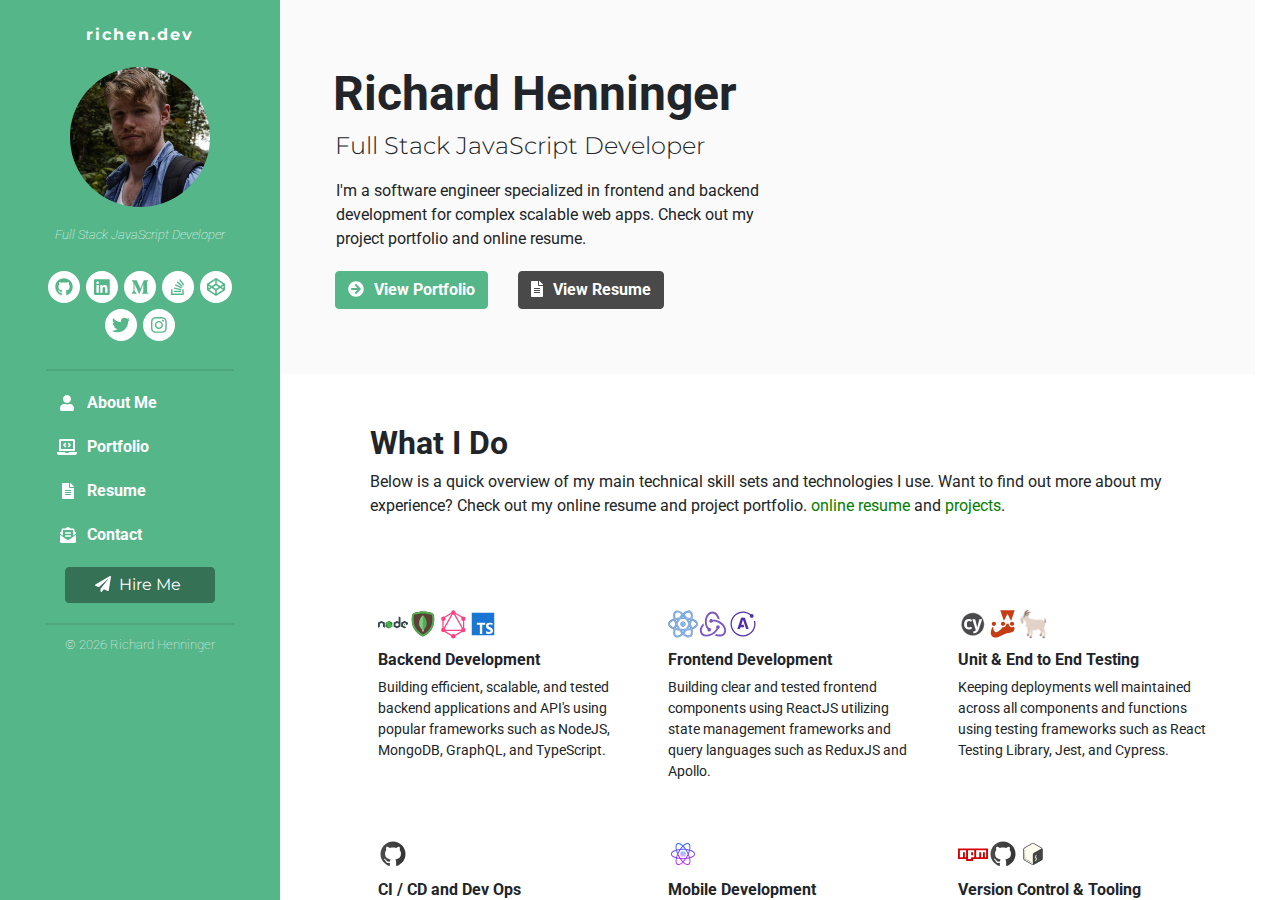
<file: index.html>
<!DOCTYPE html><html lang="en"><head><meta charSet="utf-8"/><meta http-equiv="x-ua-compatible" content="ie=edge"/><meta name="viewport" content="width=device-width, initial-scale=1, shrink-to-fit=no"/><style data-href="/styles.36c902f0ad80ef1e009d.css" id="gatsby-global-css">@import url(https://fonts.googleapis.com/css2?family=Montserrat&family=Open+Sans:ital@1&family=Roboto&display=swap);
/*!
 * Bootstrap v4.6.0 (https://getbootstrap.com/)
 * Copyright 2011-2021 The Bootstrap Authors
 * Copyright 2011-2021 Twitter, Inc.
 * Licensed under MIT (https://github.com/twbs/bootstrap/blob/main/LICENSE)
 */:root{--blue:#007bff;--indigo:#6610f2;--purple:#6f42c1;--pink:#e83e8c;--red:#dc3545;--orange:#fd7e14;--yellow:#ffc107;--green:#28a745;--teal:#20c997;--cyan:#17a2b8;--white:#fff;--gray:#6c757d;--gray-dark:#343a40;--primary:#007bff;--secondary:#6c757d;--success:#28a745;--info:#17a2b8;--warning:#ffc107;--danger:#dc3545;--light:#f8f9fa;--dark:#343a40;--breakpoint-xs:0;--breakpoint-sm:576px;--breakpoint-md:768px;--breakpoint-lg:992px;--breakpoint-xl:1200px;--font-family-sans-serif:-apple-system,BlinkMacSystemFont,"Segoe UI",Roboto,"Helvetica Neue",Arial,"Noto Sans","Liberation Sans",sans-serif,"Apple Color Emoji","Segoe UI Emoji","Segoe UI Symbol","Noto Color Emoji";--font-family-monospace:SFMono-Regular,Menlo,Monaco,Consolas,"Liberation Mono","Courier New",monospace}*,:after,:before{box-sizing:border-box}html{font-family:sans-serif;line-height:1.15;-webkit-text-size-adjust:100%;-webkit-tap-highlight-color:transparent}article,aside,figcaption,figure,footer,header,hgroup,main,nav,section{display:block}body{margin:0;font-family:-apple-system,BlinkMacSystemFont,Segoe UI,Roboto,Helvetica Neue,Arial,Noto Sans,Liberation Sans,sans-serif,Apple Color Emoji,Segoe UI Emoji,Segoe UI Symbol,Noto Color Emoji;font-size:1rem;font-weight:400;line-height:1.5;color:#212529;text-align:left;background-color:#fff}[tabindex="-1"]:focus:not(:focus-visible){outline:0!important}hr{box-sizing:content-box;height:0;overflow:visible}h1,h2,h3,h4,h5,h6{margin-top:0;margin-bottom:.5rem}p{margin-top:0;margin-bottom:1rem}abbr[data-original-title],abbr[title]{text-decoration:underline;-webkit-text-decoration:underline dotted;text-decoration:underline dotted;cursor:help;border-bottom:0;-webkit-text-decoration-skip-ink:none;text-decoration-skip-ink:none}address{font-style:normal;line-height:inherit}address,dl,ol,ul{margin-bottom:1rem}dl,ol,ul{margin-top:0}ol ol,ol ul,ul ol,ul ul{margin-bottom:0}dt{font-weight:700}dd{margin-bottom:.5rem;margin-left:0}blockquote{margin:0 0 1rem}b,strong{font-weight:bolder}small{font-size:80%}sub,sup{position:relative;font-size:75%;line-height:0;vertical-align:baseline}sub{bottom:-.25em}sup{top:-.5em}a{color:#007bff;text-decoration:none;background-color:transparent}a:hover{color:#0056b3;text-decoration:underline}a:not([href]):not([class]),a:not([href]):not([class]):hover{color:inherit;text-decoration:none}code,kbd,pre,samp{font-family:SFMono-Regular,Menlo,Monaco,Consolas,Liberation Mono,Courier New,monospace;font-size:1em}pre{margin-top:0;margin-bottom:1rem;overflow:auto;-ms-overflow-style:scrollbar}figure{margin:0 0 1rem}img{border-style:none}img,svg{vertical-align:middle}svg{overflow:hidden}table{border-collapse:collapse}caption{padding-top:.75rem;padding-bottom:.75rem;color:#6c757d;text-align:left;caption-side:bottom}th{text-align:inherit;text-align:-webkit-match-parent}label{display:inline-block;margin-bottom:.5rem}button{border-radius:0}button:focus:not(:focus-visible){outline:0}button,input,optgroup,select,textarea{margin:0;font-family:inherit;font-size:inherit;line-height:inherit}button,input{overflow:visible}button,select{text-transform:none}[role=button]{cursor:pointer}select{word-wrap:normal}[type=button],[type=reset],[type=submit],button{-webkit-appearance:button}[type=button]:not(:disabled),[type=reset]:not(:disabled),[type=submit]:not(:disabled),button:not(:disabled){cursor:pointer}[type=button]::-moz-focus-inner,[type=reset]::-moz-focus-inner,[type=submit]::-moz-focus-inner,button::-moz-focus-inner{padding:0;border-style:none}input[type=checkbox],input[type=radio]{box-sizing:border-box;padding:0}textarea{overflow:auto;resize:vertical}fieldset{min-width:0;padding:0;margin:0;border:0}legend{display:block;width:100%;max-width:100%;padding:0;margin-bottom:.5rem;font-size:1.5rem;line-height:inherit;color:inherit;white-space:normal}progress{vertical-align:baseline}[type=number]::-webkit-inner-spin-button,[type=number]::-webkit-outer-spin-button{height:auto}[type=search]{outline-offset:-2px;-webkit-appearance:none}[type=search]::-webkit-search-decoration{-webkit-appearance:none}::-webkit-file-upload-button{font:inherit;-webkit-appearance:button}output{display:inline-block}summary{display:list-item;cursor:pointer}template{display:none}[hidden]{display:none!important}.h1,.h2,.h3,.h4,.h5,.h6,h1,h2,h3,h4,h5,h6{margin-bottom:.5rem;font-weight:500;line-height:1.2}.h1,h1{font-size:2.5rem}.h2,h2{font-size:2rem}.h3,h3{font-size:1.75rem}.h4,h4{font-size:1.5rem}.h5,h5{font-size:1.25rem}.h6,h6{font-size:1rem}.lead{font-size:1.25rem;font-weight:300}.display-1{font-size:6rem}.display-1,.display-2{font-weight:300;line-height:1.2}.display-2{font-size:5.5rem}.display-3{font-size:4.5rem}.display-3,.display-4{font-weight:300;line-height:1.2}.display-4{font-size:3.5rem}hr{margin-top:1rem;margin-bottom:1rem;border:0;border-top:1px solid rgba(0,0,0,.1)}.small,small{font-size:80%;font-weight:400}.mark,mark{padding:.2em;background-color:#fcf8e3}.list-inline,.list-unstyled{padding-left:0;list-style:none}.list-inline-item{display:inline-block}.list-inline-item:not(:last-child){margin-right:.5rem}.initialism{font-size:90%;text-transform:uppercase}.blockquote{margin-bottom:1rem;font-size:1.25rem}.blockquote-footer{display:block;font-size:80%;color:#6c757d}.blockquote-footer:before{content:"\2014\00A0"}.img-fluid,.img-thumbnail{max-width:100%;height:auto}.img-thumbnail{padding:.25rem;background-color:#fff;border:1px solid #dee2e6;border-radius:.25rem}.figure{display:inline-block}.figure-img{margin-bottom:.5rem;line-height:1}.figure-caption{font-size:90%;color:#6c757d}code{font-size:87.5%;color:#e83e8c;word-wrap:break-word}a>code{color:inherit}kbd{padding:.2rem .4rem;font-size:87.5%;color:#fff;background-color:#212529;border-radius:.2rem}kbd kbd{padding:0;font-size:100%;font-weight:700}pre{display:block;font-size:87.5%;color:#212529}pre code{font-size:inherit;color:inherit;word-break:normal}.pre-scrollable{max-height:340px;overflow-y:scroll}.container,.container-fluid,.container-lg,.container-md,.container-sm,.container-xl{width:100%;padding-right:15px;padding-left:15px;margin-right:auto;margin-left:auto}@media (min-width:576px){.container,.container-sm{max-width:540px}}@media (min-width:768px){.container,.container-md,.container-sm{max-width:720px}}@media (min-width:992px){.container,.container-lg,.container-md,.container-sm{max-width:960px}}@media (min-width:1200px){.container,.container-lg,.container-md,.container-sm,.container-xl{max-width:1140px}}.row{display:flex;flex-wrap:wrap;margin-right:-15px;margin-left:-15px}.no-gutters{margin-right:0;margin-left:0}.no-gutters>.col,.no-gutters>[class*=col-]{padding-right:0;padding-left:0}.col,.col-1,.col-2,.col-3,.col-4,.col-5,.col-6,.col-7,.col-8,.col-9,.col-10,.col-11,.col-12,.col-auto,.col-lg,.col-lg-1,.col-lg-2,.col-lg-3,.col-lg-4,.col-lg-5,.col-lg-6,.col-lg-7,.col-lg-8,.col-lg-9,.col-lg-10,.col-lg-11,.col-lg-12,.col-lg-auto,.col-md,.col-md-1,.col-md-2,.col-md-3,.col-md-4,.col-md-5,.col-md-6,.col-md-7,.col-md-8,.col-md-9,.col-md-10,.col-md-11,.col-md-12,.col-md-auto,.col-sm,.col-sm-1,.col-sm-2,.col-sm-3,.col-sm-4,.col-sm-5,.col-sm-6,.col-sm-7,.col-sm-8,.col-sm-9,.col-sm-10,.col-sm-11,.col-sm-12,.col-sm-auto,.col-xl,.col-xl-1,.col-xl-2,.col-xl-3,.col-xl-4,.col-xl-5,.col-xl-6,.col-xl-7,.col-xl-8,.col-xl-9,.col-xl-10,.col-xl-11,.col-xl-12,.col-xl-auto{position:relative;width:100%;padding-right:15px;padding-left:15px}.col{flex-basis:0;flex-grow:1;max-width:100%}.row-cols-1>*{flex:0 0 100%;max-width:100%}.row-cols-2>*{flex:0 0 50%;max-width:50%}.row-cols-3>*{flex:0 0 33.333333%;max-width:33.333333%}.row-cols-4>*{flex:0 0 25%;max-width:25%}.row-cols-5>*{flex:0 0 20%;max-width:20%}.row-cols-6>*{flex:0 0 16.666667%;max-width:16.666667%}.col-auto{flex:0 0 auto;width:auto;max-width:100%}.col-1{flex:0 0 8.333333%;max-width:8.333333%}.col-2{flex:0 0 16.666667%;max-width:16.666667%}.col-3{flex:0 0 25%;max-width:25%}.col-4{flex:0 0 33.333333%;max-width:33.333333%}.col-5{flex:0 0 41.666667%;max-width:41.666667%}.col-6{flex:0 0 50%;max-width:50%}.col-7{flex:0 0 58.333333%;max-width:58.333333%}.col-8{flex:0 0 66.666667%;max-width:66.666667%}.col-9{flex:0 0 75%;max-width:75%}.col-10{flex:0 0 83.333333%;max-width:83.333333%}.col-11{flex:0 0 91.666667%;max-width:91.666667%}.col-12{flex:0 0 100%;max-width:100%}.order-first{order:-1}.order-last{order:13}.order-0{order:0}.order-1{order:1}.order-2{order:2}.order-3{order:3}.order-4{order:4}.order-5{order:5}.order-6{order:6}.order-7{order:7}.order-8{order:8}.order-9{order:9}.order-10{order:10}.order-11{order:11}.order-12{order:12}.offset-1{margin-left:8.333333%}.offset-2{margin-left:16.666667%}.offset-3{margin-left:25%}.offset-4{margin-left:33.333333%}.offset-5{margin-left:41.666667%}.offset-6{margin-left:50%}.offset-7{margin-left:58.333333%}.offset-8{margin-left:66.666667%}.offset-9{margin-left:75%}.offset-10{margin-left:83.333333%}.offset-11{margin-left:91.666667%}@media (min-width:576px){.col-sm{flex-basis:0;flex-grow:1;max-width:100%}.row-cols-sm-1>*{flex:0 0 100%;max-width:100%}.row-cols-sm-2>*{flex:0 0 50%;max-width:50%}.row-cols-sm-3>*{flex:0 0 33.333333%;max-width:33.333333%}.row-cols-sm-4>*{flex:0 0 25%;max-width:25%}.row-cols-sm-5>*{flex:0 0 20%;max-width:20%}.row-cols-sm-6>*{flex:0 0 16.666667%;max-width:16.666667%}.col-sm-auto{flex:0 0 auto;width:auto;max-width:100%}.col-sm-1{flex:0 0 8.333333%;max-width:8.333333%}.col-sm-2{flex:0 0 16.666667%;max-width:16.666667%}.col-sm-3{flex:0 0 25%;max-width:25%}.col-sm-4{flex:0 0 33.333333%;max-width:33.333333%}.col-sm-5{flex:0 0 41.666667%;max-width:41.666667%}.col-sm-6{flex:0 0 50%;max-width:50%}.col-sm-7{flex:0 0 58.333333%;max-width:58.333333%}.col-sm-8{flex:0 0 66.666667%;max-width:66.666667%}.col-sm-9{flex:0 0 75%;max-width:75%}.col-sm-10{flex:0 0 83.333333%;max-width:83.333333%}.col-sm-11{flex:0 0 91.666667%;max-width:91.666667%}.col-sm-12{flex:0 0 100%;max-width:100%}.order-sm-first{order:-1}.order-sm-last{order:13}.order-sm-0{order:0}.order-sm-1{order:1}.order-sm-2{order:2}.order-sm-3{order:3}.order-sm-4{order:4}.order-sm-5{order:5}.order-sm-6{order:6}.order-sm-7{order:7}.order-sm-8{order:8}.order-sm-9{order:9}.order-sm-10{order:10}.order-sm-11{order:11}.order-sm-12{order:12}.offset-sm-0{margin-left:0}.offset-sm-1{margin-left:8.333333%}.offset-sm-2{margin-left:16.666667%}.offset-sm-3{margin-left:25%}.offset-sm-4{margin-left:33.333333%}.offset-sm-5{margin-left:41.666667%}.offset-sm-6{margin-left:50%}.offset-sm-7{margin-left:58.333333%}.offset-sm-8{margin-left:66.666667%}.offset-sm-9{margin-left:75%}.offset-sm-10{margin-left:83.333333%}.offset-sm-11{margin-left:91.666667%}}@media (min-width:768px){.col-md{flex-basis:0;flex-grow:1;max-width:100%}.row-cols-md-1>*{flex:0 0 100%;max-width:100%}.row-cols-md-2>*{flex:0 0 50%;max-width:50%}.row-cols-md-3>*{flex:0 0 33.333333%;max-width:33.333333%}.row-cols-md-4>*{flex:0 0 25%;max-width:25%}.row-cols-md-5>*{flex:0 0 20%;max-width:20%}.row-cols-md-6>*{flex:0 0 16.666667%;max-width:16.666667%}.col-md-auto{flex:0 0 auto;width:auto;max-width:100%}.col-md-1{flex:0 0 8.333333%;max-width:8.333333%}.col-md-2{flex:0 0 16.666667%;max-width:16.666667%}.col-md-3{flex:0 0 25%;max-width:25%}.col-md-4{flex:0 0 33.333333%;max-width:33.333333%}.col-md-5{flex:0 0 41.666667%;max-width:41.666667%}.col-md-6{flex:0 0 50%;max-width:50%}.col-md-7{flex:0 0 58.333333%;max-width:58.333333%}.col-md-8{flex:0 0 66.666667%;max-width:66.666667%}.col-md-9{flex:0 0 75%;max-width:75%}.col-md-10{flex:0 0 83.333333%;max-width:83.333333%}.col-md-11{flex:0 0 91.666667%;max-width:91.666667%}.col-md-12{flex:0 0 100%;max-width:100%}.order-md-first{order:-1}.order-md-last{order:13}.order-md-0{order:0}.order-md-1{order:1}.order-md-2{order:2}.order-md-3{order:3}.order-md-4{order:4}.order-md-5{order:5}.order-md-6{order:6}.order-md-7{order:7}.order-md-8{order:8}.order-md-9{order:9}.order-md-10{order:10}.order-md-11{order:11}.order-md-12{order:12}.offset-md-0{margin-left:0}.offset-md-1{margin-left:8.333333%}.offset-md-2{margin-left:16.666667%}.offset-md-3{margin-left:25%}.offset-md-4{margin-left:33.333333%}.offset-md-5{margin-left:41.666667%}.offset-md-6{margin-left:50%}.offset-md-7{margin-left:58.333333%}.offset-md-8{margin-left:66.666667%}.offset-md-9{margin-left:75%}.offset-md-10{margin-left:83.333333%}.offset-md-11{margin-left:91.666667%}}@media (min-width:992px){.col-lg{flex-basis:0;flex-grow:1;max-width:100%}.row-cols-lg-1>*{flex:0 0 100%;max-width:100%}.row-cols-lg-2>*{flex:0 0 50%;max-width:50%}.row-cols-lg-3>*{flex:0 0 33.333333%;max-width:33.333333%}.row-cols-lg-4>*{flex:0 0 25%;max-width:25%}.row-cols-lg-5>*{flex:0 0 20%;max-width:20%}.row-cols-lg-6>*{flex:0 0 16.666667%;max-width:16.666667%}.col-lg-auto{flex:0 0 auto;width:auto;max-width:100%}.col-lg-1{flex:0 0 8.333333%;max-width:8.333333%}.col-lg-2{flex:0 0 16.666667%;max-width:16.666667%}.col-lg-3{flex:0 0 25%;max-width:25%}.col-lg-4{flex:0 0 33.333333%;max-width:33.333333%}.col-lg-5{flex:0 0 41.666667%;max-width:41.666667%}.col-lg-6{flex:0 0 50%;max-width:50%}.col-lg-7{flex:0 0 58.333333%;max-width:58.333333%}.col-lg-8{flex:0 0 66.666667%;max-width:66.666667%}.col-lg-9{flex:0 0 75%;max-width:75%}.col-lg-10{flex:0 0 83.333333%;max-width:83.333333%}.col-lg-11{flex:0 0 91.666667%;max-width:91.666667%}.col-lg-12{flex:0 0 100%;max-width:100%}.order-lg-first{order:-1}.order-lg-last{order:13}.order-lg-0{order:0}.order-lg-1{order:1}.order-lg-2{order:2}.order-lg-3{order:3}.order-lg-4{order:4}.order-lg-5{order:5}.order-lg-6{order:6}.order-lg-7{order:7}.order-lg-8{order:8}.order-lg-9{order:9}.order-lg-10{order:10}.order-lg-11{order:11}.order-lg-12{order:12}.offset-lg-0{margin-left:0}.offset-lg-1{margin-left:8.333333%}.offset-lg-2{margin-left:16.666667%}.offset-lg-3{margin-left:25%}.offset-lg-4{margin-left:33.333333%}.offset-lg-5{margin-left:41.666667%}.offset-lg-6{margin-left:50%}.offset-lg-7{margin-left:58.333333%}.offset-lg-8{margin-left:66.666667%}.offset-lg-9{margin-left:75%}.offset-lg-10{margin-left:83.333333%}.offset-lg-11{margin-left:91.666667%}}@media (min-width:1200px){.col-xl{flex-basis:0;flex-grow:1;max-width:100%}.row-cols-xl-1>*{flex:0 0 100%;max-width:100%}.row-cols-xl-2>*{flex:0 0 50%;max-width:50%}.row-cols-xl-3>*{flex:0 0 33.333333%;max-width:33.333333%}.row-cols-xl-4>*{flex:0 0 25%;max-width:25%}.row-cols-xl-5>*{flex:0 0 20%;max-width:20%}.row-cols-xl-6>*{flex:0 0 16.666667%;max-width:16.666667%}.col-xl-auto{flex:0 0 auto;width:auto;max-width:100%}.col-xl-1{flex:0 0 8.333333%;max-width:8.333333%}.col-xl-2{flex:0 0 16.666667%;max-width:16.666667%}.col-xl-3{flex:0 0 25%;max-width:25%}.col-xl-4{flex:0 0 33.333333%;max-width:33.333333%}.col-xl-5{flex:0 0 41.666667%;max-width:41.666667%}.col-xl-6{flex:0 0 50%;max-width:50%}.col-xl-7{flex:0 0 58.333333%;max-width:58.333333%}.col-xl-8{flex:0 0 66.666667%;max-width:66.666667%}.col-xl-9{flex:0 0 75%;max-width:75%}.col-xl-10{flex:0 0 83.333333%;max-width:83.333333%}.col-xl-11{flex:0 0 91.666667%;max-width:91.666667%}.col-xl-12{flex:0 0 100%;max-width:100%}.order-xl-first{order:-1}.order-xl-last{order:13}.order-xl-0{order:0}.order-xl-1{order:1}.order-xl-2{order:2}.order-xl-3{order:3}.order-xl-4{order:4}.order-xl-5{order:5}.order-xl-6{order:6}.order-xl-7{order:7}.order-xl-8{order:8}.order-xl-9{order:9}.order-xl-10{order:10}.order-xl-11{order:11}.order-xl-12{order:12}.offset-xl-0{margin-left:0}.offset-xl-1{margin-left:8.333333%}.offset-xl-2{margin-left:16.666667%}.offset-xl-3{margin-left:25%}.offset-xl-4{margin-left:33.333333%}.offset-xl-5{margin-left:41.666667%}.offset-xl-6{margin-left:50%}.offset-xl-7{margin-left:58.333333%}.offset-xl-8{margin-left:66.666667%}.offset-xl-9{margin-left:75%}.offset-xl-10{margin-left:83.333333%}.offset-xl-11{margin-left:91.666667%}}.table{width:100%;margin-bottom:1rem;color:#212529}.table td,.table th{padding:.75rem;vertical-align:top;border-top:1px solid #dee2e6}.table thead th{vertical-align:bottom;border-bottom:2px solid #dee2e6}.table tbody+tbody{border-top:2px solid #dee2e6}.table-sm td,.table-sm th{padding:.3rem}.table-bordered,.table-bordered td,.table-bordered th{border:1px solid #dee2e6}.table-bordered thead td,.table-bordered thead th{border-bottom-width:2px}.table-borderless tbody+tbody,.table-borderless td,.table-borderless th,.table-borderless thead th{border:0}.table-striped tbody tr:nth-of-type(odd){background-color:rgba(0,0,0,.05)}.table-hover tbody tr:hover{color:#212529;background-color:rgba(0,0,0,.075)}.table-primary,.table-primary>td,.table-primary>th{background-color:#b8daff}.table-primary tbody+tbody,.table-primary td,.table-primary th,.table-primary thead th{border-color:#7abaff}.table-hover .table-primary:hover,.table-hover .table-primary:hover>td,.table-hover .table-primary:hover>th{background-color:#9fcdff}.table-secondary,.table-secondary>td,.table-secondary>th{background-color:#d6d8db}.table-secondary tbody+tbody,.table-secondary td,.table-secondary th,.table-secondary thead th{border-color:#b3b7bb}.table-hover .table-secondary:hover,.table-hover .table-secondary:hover>td,.table-hover .table-secondary:hover>th{background-color:#c8cbcf}.table-success,.table-success>td,.table-success>th{background-color:#c3e6cb}.table-success tbody+tbody,.table-success td,.table-success th,.table-success thead th{border-color:#8fd19e}.table-hover .table-success:hover,.table-hover .table-success:hover>td,.table-hover .table-success:hover>th{background-color:#b1dfbb}.table-info,.table-info>td,.table-info>th{background-color:#bee5eb}.table-info tbody+tbody,.table-info td,.table-info th,.table-info thead th{border-color:#86cfda}.table-hover .table-info:hover,.table-hover .table-info:hover>td,.table-hover .table-info:hover>th{background-color:#abdde5}.table-warning,.table-warning>td,.table-warning>th{background-color:#ffeeba}.table-warning tbody+tbody,.table-warning td,.table-warning th,.table-warning thead th{border-color:#ffdf7e}.table-hover .table-warning:hover,.table-hover .table-warning:hover>td,.table-hover .table-warning:hover>th{background-color:#ffe8a1}.table-danger,.table-danger>td,.table-danger>th{background-color:#f5c6cb}.table-danger tbody+tbody,.table-danger td,.table-danger th,.table-danger thead th{border-color:#ed969e}.table-hover .table-danger:hover,.table-hover .table-danger:hover>td,.table-hover .table-danger:hover>th{background-color:#f1b0b7}.table-light,.table-light>td,.table-light>th{background-color:#fdfdfe}.table-light tbody+tbody,.table-light td,.table-light th,.table-light thead th{border-color:#fbfcfc}.table-hover .table-light:hover,.table-hover .table-light:hover>td,.table-hover .table-light:hover>th{background-color:#ececf6}.table-dark,.table-dark>td,.table-dark>th{background-color:#c6c8ca}.table-dark tbody+tbody,.table-dark td,.table-dark th,.table-dark thead th{border-color:#95999c}.table-hover .table-dark:hover,.table-hover .table-dark:hover>td,.table-hover .table-dark:hover>th{background-color:#b9bbbe}.table-active,.table-active>td,.table-active>th,.table-hover .table-active:hover,.table-hover .table-active:hover>td,.table-hover .table-active:hover>th{background-color:rgba(0,0,0,.075)}.table .thead-dark th{color:#fff;background-color:#343a40;border-color:#454d55}.table .thead-light th{color:#495057;background-color:#e9ecef;border-color:#dee2e6}.table-dark{color:#fff;background-color:#343a40}.table-dark td,.table-dark th,.table-dark thead th{border-color:#454d55}.table-dark.table-bordered{border:0}.table-dark.table-striped tbody tr:nth-of-type(odd){background-color:hsla(0,0%,100%,.05)}.table-dark.table-hover tbody tr:hover{color:#fff;background-color:hsla(0,0%,100%,.075)}@media (max-width:575.98px){.table-responsive-sm{display:block;width:100%;overflow-x:auto;-webkit-overflow-scrolling:touch}.table-responsive-sm>.table-bordered{border:0}}@media (max-width:767.98px){.table-responsive-md{display:block;width:100%;overflow-x:auto;-webkit-overflow-scrolling:touch}.table-responsive-md>.table-bordered{border:0}}@media (max-width:991.98px){.table-responsive-lg{display:block;width:100%;overflow-x:auto;-webkit-overflow-scrolling:touch}.table-responsive-lg>.table-bordered{border:0}}@media (max-width:1199.98px){.table-responsive-xl{display:block;width:100%;overflow-x:auto;-webkit-overflow-scrolling:touch}.table-responsive-xl>.table-bordered{border:0}}.table-responsive{display:block;width:100%;overflow-x:auto;-webkit-overflow-scrolling:touch}.table-responsive>.table-bordered{border:0}.form-control{display:block;width:100%;height:calc(1.5em + .75rem + 2px);padding:.375rem .75rem;font-size:1rem;font-weight:400;line-height:1.5;color:#495057;background-color:#fff;background-clip:padding-box;border:1px solid #ced4da;border-radius:.25rem;transition:border-color .15s ease-in-out,box-shadow .15s ease-in-out}@media (prefers-reduced-motion:reduce){.form-control{transition:none}}.form-control::-ms-expand{background-color:transparent;border:0}.form-control:-moz-focusring{color:transparent;text-shadow:0 0 0 #495057}.form-control:focus{color:#495057;background-color:#fff;border-color:#80bdff;outline:0;box-shadow:0 0 0 .2rem rgba(0,123,255,.25)}.form-control:-ms-input-placeholder{color:#6c757d;opacity:1}.form-control::placeholder{color:#6c757d;opacity:1}.form-control:disabled,.form-control[readonly]{background-color:#e9ecef;opacity:1}input[type=date].form-control,input[type=datetime-local].form-control,input[type=month].form-control,input[type=time].form-control{-webkit-appearance:none;appearance:none}select.form-control:focus::-ms-value{color:#495057;background-color:#fff}.form-control-file,.form-control-range{display:block;width:100%}.col-form-label{padding-top:calc(.375rem + 1px);padding-bottom:calc(.375rem + 1px);margin-bottom:0;font-size:inherit;line-height:1.5}.col-form-label-lg{padding-top:calc(.5rem + 1px);padding-bottom:calc(.5rem + 1px);font-size:1.25rem;line-height:1.5}.col-form-label-sm{padding-top:calc(.25rem + 1px);padding-bottom:calc(.25rem + 1px);font-size:.875rem;line-height:1.5}.form-control-plaintext{display:block;width:100%;padding:.375rem 0;margin-bottom:0;font-size:1rem;line-height:1.5;color:#212529;background-color:transparent;border:solid transparent;border-width:1px 0}.form-control-plaintext.form-control-lg,.form-control-plaintext.form-control-sm{padding-right:0;padding-left:0}.form-control-sm{height:calc(1.5em + .5rem + 2px);padding:.25rem .5rem;font-size:.875rem;line-height:1.5;border-radius:.2rem}.form-control-lg{height:calc(1.5em + 1rem + 2px);padding:.5rem 1rem;font-size:1.25rem;line-height:1.5;border-radius:.3rem}select.form-control[multiple],select.form-control[size],textarea.form-control{height:auto}.form-group{margin-bottom:1rem}.form-text{display:block;margin-top:.25rem}.form-row{display:flex;flex-wrap:wrap;margin-right:-5px;margin-left:-5px}.form-row>.col,.form-row>[class*=col-]{padding-right:5px;padding-left:5px}.form-check{position:relative;display:block;padding-left:1.25rem}.form-check-input{position:absolute;margin-top:.3rem;margin-left:-1.25rem}.form-check-input:disabled~.form-check-label,.form-check-input[disabled]~.form-check-label{color:#6c757d}.form-check-label{margin-bottom:0}.form-check-inline{display:inline-flex;align-items:center;padding-left:0;margin-right:.75rem}.form-check-inline .form-check-input{position:static;margin-top:0;margin-right:.3125rem;margin-left:0}.valid-feedback{display:none;width:100%;margin-top:.25rem;font-size:80%;color:#28a745}.valid-tooltip{position:absolute;top:100%;left:0;z-index:5;display:none;max-width:100%;padding:.25rem .5rem;margin-top:.1rem;font-size:.875rem;line-height:1.5;color:#fff;background-color:rgba(40,167,69,.9);border-radius:.25rem}.form-row>.col>.valid-tooltip,.form-row>[class*=col-]>.valid-tooltip{left:5px}.is-valid~.valid-feedback,.is-valid~.valid-tooltip,.was-validated :valid~.valid-feedback,.was-validated :valid~.valid-tooltip{display:block}.form-control.is-valid,.was-validated .form-control:valid{border-color:#28a745;padding-right:calc(1.5em + .75rem);background-image:url("data:image/svg+xml;charset=utf-8,%3Csvg xmlns='http://www.w3.org/2000/svg' width='8' height='8' viewBox='0 0 8 8'%3E%3Cpath fill='%2328a745' d='M2.3 6.73L.6 4.53c-.4-1.04.46-1.4 1.1-.8l1.1 1.4 3.4-3.8c.6-.63 1.6-.27 1.2.7l-4 4.6c-.43.5-.8.4-1.1.1z'/%3E%3C/svg%3E");background-repeat:no-repeat;background-position:right calc(.375em + .1875rem) center;background-size:calc(.75em + .375rem) calc(.75em + .375rem)}.form-control.is-valid:focus,.was-validated .form-control:valid:focus{border-color:#28a745;box-shadow:0 0 0 .2rem rgba(40,167,69,.25)}.was-validated textarea.form-control:valid,textarea.form-control.is-valid{padding-right:calc(1.5em + .75rem);background-position:top calc(.375em + .1875rem) right calc(.375em + .1875rem)}.custom-select.is-valid,.was-validated .custom-select:valid{border-color:#28a745;padding-right:calc(.75em + 2.3125rem);background:url("data:image/svg+xml;charset=utf-8,%3Csvg xmlns='http://www.w3.org/2000/svg' width='4' height='5' viewBox='0 0 4 5'%3E%3Cpath fill='%23343a40' d='M2 0L0 2h4zm0 5L0 3h4z'/%3E%3C/svg%3E") right .75rem center/8px 10px no-repeat,#fff url("data:image/svg+xml;charset=utf-8,%3Csvg xmlns='http://www.w3.org/2000/svg' width='8' height='8' viewBox='0 0 8 8'%3E%3Cpath fill='%2328a745' d='M2.3 6.73L.6 4.53c-.4-1.04.46-1.4 1.1-.8l1.1 1.4 3.4-3.8c.6-.63 1.6-.27 1.2.7l-4 4.6c-.43.5-.8.4-1.1.1z'/%3E%3C/svg%3E") center right 1.75rem/calc(.75em + .375rem) calc(.75em + .375rem) no-repeat}.custom-select.is-valid:focus,.was-validated .custom-select:valid:focus{border-color:#28a745;box-shadow:0 0 0 .2rem rgba(40,167,69,.25)}.form-check-input.is-valid~.form-check-label,.was-validated .form-check-input:valid~.form-check-label{color:#28a745}.form-check-input.is-valid~.valid-feedback,.form-check-input.is-valid~.valid-tooltip,.was-validated .form-check-input:valid~.valid-feedback,.was-validated .form-check-input:valid~.valid-tooltip{display:block}.custom-control-input.is-valid~.custom-control-label,.was-validated .custom-control-input:valid~.custom-control-label{color:#28a745}.custom-control-input.is-valid~.custom-control-label:before,.was-validated .custom-control-input:valid~.custom-control-label:before{border-color:#28a745}.custom-control-input.is-valid:checked~.custom-control-label:before,.was-validated .custom-control-input:valid:checked~.custom-control-label:before{border-color:#34ce57;background-color:#34ce57}.custom-control-input.is-valid:focus~.custom-control-label:before,.was-validated .custom-control-input:valid:focus~.custom-control-label:before{box-shadow:0 0 0 .2rem rgba(40,167,69,.25)}.custom-control-input.is-valid:focus:not(:checked)~.custom-control-label:before,.custom-file-input.is-valid~.custom-file-label,.was-validated .custom-control-input:valid:focus:not(:checked)~.custom-control-label:before,.was-validated .custom-file-input:valid~.custom-file-label{border-color:#28a745}.custom-file-input.is-valid:focus~.custom-file-label,.was-validated .custom-file-input:valid:focus~.custom-file-label{border-color:#28a745;box-shadow:0 0 0 .2rem rgba(40,167,69,.25)}.invalid-feedback{display:none;width:100%;margin-top:.25rem;font-size:80%;color:#dc3545}.invalid-tooltip{position:absolute;top:100%;left:0;z-index:5;display:none;max-width:100%;padding:.25rem .5rem;margin-top:.1rem;font-size:.875rem;line-height:1.5;color:#fff;background-color:rgba(220,53,69,.9);border-radius:.25rem}.form-row>.col>.invalid-tooltip,.form-row>[class*=col-]>.invalid-tooltip{left:5px}.is-invalid~.invalid-feedback,.is-invalid~.invalid-tooltip,.was-validated :invalid~.invalid-feedback,.was-validated :invalid~.invalid-tooltip{display:block}.form-control.is-invalid,.was-validated .form-control:invalid{border-color:#dc3545;padding-right:calc(1.5em + .75rem);background-image:url("data:image/svg+xml;charset=utf-8,%3Csvg xmlns='http://www.w3.org/2000/svg' width='12' height='12' fill='none' stroke='%23dc3545' viewBox='0 0 12 12'%3E%3Ccircle cx='6' cy='6' r='4.5'/%3E%3Cpath stroke-linejoin='round' d='M5.8 3.6h.4L6 6.5z'/%3E%3Ccircle cx='6' cy='8.2' r='.6' fill='%23dc3545' stroke='none'/%3E%3C/svg%3E");background-repeat:no-repeat;background-position:right calc(.375em + .1875rem) center;background-size:calc(.75em + .375rem) calc(.75em + .375rem)}.form-control.is-invalid:focus,.was-validated .form-control:invalid:focus{border-color:#dc3545;box-shadow:0 0 0 .2rem rgba(220,53,69,.25)}.was-validated textarea.form-control:invalid,textarea.form-control.is-invalid{padding-right:calc(1.5em + .75rem);background-position:top calc(.375em + .1875rem) right calc(.375em + .1875rem)}.custom-select.is-invalid,.was-validated .custom-select:invalid{border-color:#dc3545;padding-right:calc(.75em + 2.3125rem);background:url("data:image/svg+xml;charset=utf-8,%3Csvg xmlns='http://www.w3.org/2000/svg' width='4' height='5' viewBox='0 0 4 5'%3E%3Cpath fill='%23343a40' d='M2 0L0 2h4zm0 5L0 3h4z'/%3E%3C/svg%3E") right .75rem center/8px 10px no-repeat,#fff url("data:image/svg+xml;charset=utf-8,%3Csvg xmlns='http://www.w3.org/2000/svg' width='12' height='12' fill='none' stroke='%23dc3545' viewBox='0 0 12 12'%3E%3Ccircle cx='6' cy='6' r='4.5'/%3E%3Cpath stroke-linejoin='round' d='M5.8 3.6h.4L6 6.5z'/%3E%3Ccircle cx='6' cy='8.2' r='.6' fill='%23dc3545' stroke='none'/%3E%3C/svg%3E") center right 1.75rem/calc(.75em + .375rem) calc(.75em + .375rem) no-repeat}.custom-select.is-invalid:focus,.was-validated .custom-select:invalid:focus{border-color:#dc3545;box-shadow:0 0 0 .2rem rgba(220,53,69,.25)}.form-check-input.is-invalid~.form-check-label,.was-validated .form-check-input:invalid~.form-check-label{color:#dc3545}.form-check-input.is-invalid~.invalid-feedback,.form-check-input.is-invalid~.invalid-tooltip,.was-validated .form-check-input:invalid~.invalid-feedback,.was-validated .form-check-input:invalid~.invalid-tooltip{display:block}.custom-control-input.is-invalid~.custom-control-label,.was-validated .custom-control-input:invalid~.custom-control-label{color:#dc3545}.custom-control-input.is-invalid~.custom-control-label:before,.was-validated .custom-control-input:invalid~.custom-control-label:before{border-color:#dc3545}.custom-control-input.is-invalid:checked~.custom-control-label:before,.was-validated .custom-control-input:invalid:checked~.custom-control-label:before{border-color:#e4606d;background-color:#e4606d}.custom-control-input.is-invalid:focus~.custom-control-label:before,.was-validated .custom-control-input:invalid:focus~.custom-control-label:before{box-shadow:0 0 0 .2rem rgba(220,53,69,.25)}.custom-control-input.is-invalid:focus:not(:checked)~.custom-control-label:before,.custom-file-input.is-invalid~.custom-file-label,.was-validated .custom-control-input:invalid:focus:not(:checked)~.custom-control-label:before,.was-validated .custom-file-input:invalid~.custom-file-label{border-color:#dc3545}.custom-file-input.is-invalid:focus~.custom-file-label,.was-validated .custom-file-input:invalid:focus~.custom-file-label{border-color:#dc3545;box-shadow:0 0 0 .2rem rgba(220,53,69,.25)}.form-inline{display:flex;flex-flow:row wrap;align-items:center}.form-inline .form-check{width:100%}@media (min-width:576px){.form-inline label{justify-content:center}.form-inline .form-group,.form-inline label{display:flex;align-items:center;margin-bottom:0}.form-inline .form-group{flex:0 0 auto;flex-flow:row wrap}.form-inline .form-control{display:inline-block;width:auto;vertical-align:middle}.form-inline .form-control-plaintext{display:inline-block}.form-inline .custom-select,.form-inline .input-group{width:auto}.form-inline .form-check{display:flex;align-items:center;justify-content:center;width:auto;padding-left:0}.form-inline .form-check-input{position:relative;flex-shrink:0;margin-top:0;margin-right:.25rem;margin-left:0}.form-inline .custom-control{align-items:center;justify-content:center}.form-inline .custom-control-label{margin-bottom:0}}.btn{display:inline-block;font-weight:400;color:#212529;text-align:center;vertical-align:middle;-webkit-user-select:none;-ms-user-select:none;user-select:none;background-color:transparent;border:1px solid transparent;padding:.375rem .75rem;font-size:1rem;line-height:1.5;border-radius:.25rem;transition:color .15s ease-in-out,background-color .15s ease-in-out,border-color .15s ease-in-out,box-shadow .15s ease-in-out}@media (prefers-reduced-motion:reduce){.btn{transition:none}}.btn:hover{color:#212529;text-decoration:none}.btn.focus,.btn:focus{outline:0;box-shadow:0 0 0 .2rem rgba(0,123,255,.25)}.btn.disabled,.btn:disabled{opacity:.65}.btn:not(:disabled):not(.disabled){cursor:pointer}a.btn.disabled,fieldset:disabled a.btn{pointer-events:none}.btn-primary{color:#fff;background-color:#007bff;border-color:#007bff}.btn-primary.focus,.btn-primary:focus,.btn-primary:hover{color:#fff;background-color:#0069d9;border-color:#0062cc}.btn-primary.focus,.btn-primary:focus{box-shadow:0 0 0 .2rem rgba(38,143,255,.5)}.btn-primary.disabled,.btn-primary:disabled{color:#fff;background-color:#007bff;border-color:#007bff}.btn-primary:not(:disabled):not(.disabled).active,.btn-primary:not(:disabled):not(.disabled):active,.show>.btn-primary.dropdown-toggle{color:#fff;background-color:#0062cc;border-color:#005cbf}.btn-primary:not(:disabled):not(.disabled).active:focus,.btn-primary:not(:disabled):not(.disabled):active:focus,.show>.btn-primary.dropdown-toggle:focus{box-shadow:0 0 0 .2rem rgba(38,143,255,.5)}.btn-secondary{color:#fff;background-color:#6c757d;border-color:#6c757d}.btn-secondary.focus,.btn-secondary:focus,.btn-secondary:hover{color:#fff;background-color:#5a6268;border-color:#545b62}.btn-secondary.focus,.btn-secondary:focus{box-shadow:0 0 0 .2rem rgba(130,138,145,.5)}.btn-secondary.disabled,.btn-secondary:disabled{color:#fff;background-color:#6c757d;border-color:#6c757d}.btn-secondary:not(:disabled):not(.disabled).active,.btn-secondary:not(:disabled):not(.disabled):active,.show>.btn-secondary.dropdown-toggle{color:#fff;background-color:#545b62;border-color:#4e555b}.btn-secondary:not(:disabled):not(.disabled).active:focus,.btn-secondary:not(:disabled):not(.disabled):active:focus,.show>.btn-secondary.dropdown-toggle:focus{box-shadow:0 0 0 .2rem rgba(130,138,145,.5)}.btn-success{color:#fff;background-color:#28a745;border-color:#28a745}.btn-success.focus,.btn-success:focus,.btn-success:hover{color:#fff;background-color:#218838;border-color:#1e7e34}.btn-success.focus,.btn-success:focus{box-shadow:0 0 0 .2rem rgba(72,180,97,.5)}.btn-success.disabled,.btn-success:disabled{color:#fff;background-color:#28a745;border-color:#28a745}.btn-success:not(:disabled):not(.disabled).active,.btn-success:not(:disabled):not(.disabled):active,.show>.btn-success.dropdown-toggle{color:#fff;background-color:#1e7e34;border-color:#1c7430}.btn-success:not(:disabled):not(.disabled).active:focus,.btn-success:not(:disabled):not(.disabled):active:focus,.show>.btn-success.dropdown-toggle:focus{box-shadow:0 0 0 .2rem rgba(72,180,97,.5)}.btn-info{color:#fff;background-color:#17a2b8;border-color:#17a2b8}.btn-info.focus,.btn-info:focus,.btn-info:hover{color:#fff;background-color:#138496;border-color:#117a8b}.btn-info.focus,.btn-info:focus{box-shadow:0 0 0 .2rem rgba(58,176,195,.5)}.btn-info.disabled,.btn-info:disabled{color:#fff;background-color:#17a2b8;border-color:#17a2b8}.btn-info:not(:disabled):not(.disabled).active,.btn-info:not(:disabled):not(.disabled):active,.show>.btn-info.dropdown-toggle{color:#fff;background-color:#117a8b;border-color:#10707f}.btn-info:not(:disabled):not(.disabled).active:focus,.btn-info:not(:disabled):not(.disabled):active:focus,.show>.btn-info.dropdown-toggle:focus{box-shadow:0 0 0 .2rem rgba(58,176,195,.5)}.btn-warning{color:#212529;background-color:#ffc107;border-color:#ffc107}.btn-warning.focus,.btn-warning:focus,.btn-warning:hover{color:#212529;background-color:#e0a800;border-color:#d39e00}.btn-warning.focus,.btn-warning:focus{box-shadow:0 0 0 .2rem rgba(222,170,12,.5)}.btn-warning.disabled,.btn-warning:disabled{color:#212529;background-color:#ffc107;border-color:#ffc107}.btn-warning:not(:disabled):not(.disabled).active,.btn-warning:not(:disabled):not(.disabled):active,.show>.btn-warning.dropdown-toggle{color:#212529;background-color:#d39e00;border-color:#c69500}.btn-warning:not(:disabled):not(.disabled).active:focus,.btn-warning:not(:disabled):not(.disabled):active:focus,.show>.btn-warning.dropdown-toggle:focus{box-shadow:0 0 0 .2rem rgba(222,170,12,.5)}.btn-danger{color:#fff;background-color:#dc3545;border-color:#dc3545}.btn-danger.focus,.btn-danger:focus,.btn-danger:hover{color:#fff;background-color:#c82333;border-color:#bd2130}.btn-danger.focus,.btn-danger:focus{box-shadow:0 0 0 .2rem rgba(225,83,97,.5)}.btn-danger.disabled,.btn-danger:disabled{color:#fff;background-color:#dc3545;border-color:#dc3545}.btn-danger:not(:disabled):not(.disabled).active,.btn-danger:not(:disabled):not(.disabled):active,.show>.btn-danger.dropdown-toggle{color:#fff;background-color:#bd2130;border-color:#b21f2d}.btn-danger:not(:disabled):not(.disabled).active:focus,.btn-danger:not(:disabled):not(.disabled):active:focus,.show>.btn-danger.dropdown-toggle:focus{box-shadow:0 0 0 .2rem rgba(225,83,97,.5)}.btn-light{color:#212529;background-color:#f8f9fa;border-color:#f8f9fa}.btn-light.focus,.btn-light:focus,.btn-light:hover{color:#212529;background-color:#e2e6ea;border-color:#dae0e5}.btn-light.focus,.btn-light:focus{box-shadow:0 0 0 .2rem rgba(216,217,219,.5)}.btn-light.disabled,.btn-light:disabled{color:#212529;background-color:#f8f9fa;border-color:#f8f9fa}.btn-light:not(:disabled):not(.disabled).active,.btn-light:not(:disabled):not(.disabled):active,.show>.btn-light.dropdown-toggle{color:#212529;background-color:#dae0e5;border-color:#d3d9df}.btn-light:not(:disabled):not(.disabled).active:focus,.btn-light:not(:disabled):not(.disabled):active:focus,.show>.btn-light.dropdown-toggle:focus{box-shadow:0 0 0 .2rem rgba(216,217,219,.5)}.btn-dark{color:#fff;background-color:#343a40;border-color:#343a40}.btn-dark.focus,.btn-dark:focus,.btn-dark:hover{color:#fff;background-color:#23272b;border-color:#1d2124}.btn-dark.focus,.btn-dark:focus{box-shadow:0 0 0 .2rem rgba(82,88,93,.5)}.btn-dark.disabled,.btn-dark:disabled{color:#fff;background-color:#343a40;border-color:#343a40}.btn-dark:not(:disabled):not(.disabled).active,.btn-dark:not(:disabled):not(.disabled):active,.show>.btn-dark.dropdown-toggle{color:#fff;background-color:#1d2124;border-color:#171a1d}.btn-dark:not(:disabled):not(.disabled).active:focus,.btn-dark:not(:disabled):not(.disabled):active:focus,.show>.btn-dark.dropdown-toggle:focus{box-shadow:0 0 0 .2rem rgba(82,88,93,.5)}.btn-outline-primary{color:#007bff;border-color:#007bff}.btn-outline-primary:hover{color:#fff;background-color:#007bff;border-color:#007bff}.btn-outline-primary.focus,.btn-outline-primary:focus{box-shadow:0 0 0 .2rem rgba(0,123,255,.5)}.btn-outline-primary.disabled,.btn-outline-primary:disabled{color:#007bff;background-color:transparent}.btn-outline-primary:not(:disabled):not(.disabled).active,.btn-outline-primary:not(:disabled):not(.disabled):active,.show>.btn-outline-primary.dropdown-toggle{color:#fff;background-color:#007bff;border-color:#007bff}.btn-outline-primary:not(:disabled):not(.disabled).active:focus,.btn-outline-primary:not(:disabled):not(.disabled):active:focus,.show>.btn-outline-primary.dropdown-toggle:focus{box-shadow:0 0 0 .2rem rgba(0,123,255,.5)}.btn-outline-secondary{color:#6c757d;border-color:#6c757d}.btn-outline-secondary:hover{color:#fff;background-color:#6c757d;border-color:#6c757d}.btn-outline-secondary.focus,.btn-outline-secondary:focus{box-shadow:0 0 0 .2rem rgba(108,117,125,.5)}.btn-outline-secondary.disabled,.btn-outline-secondary:disabled{color:#6c757d;background-color:transparent}.btn-outline-secondary:not(:disabled):not(.disabled).active,.btn-outline-secondary:not(:disabled):not(.disabled):active,.show>.btn-outline-secondary.dropdown-toggle{color:#fff;background-color:#6c757d;border-color:#6c757d}.btn-outline-secondary:not(:disabled):not(.disabled).active:focus,.btn-outline-secondary:not(:disabled):not(.disabled):active:focus,.show>.btn-outline-secondary.dropdown-toggle:focus{box-shadow:0 0 0 .2rem rgba(108,117,125,.5)}.btn-outline-success{color:#28a745;border-color:#28a745}.btn-outline-success:hover{color:#fff;background-color:#28a745;border-color:#28a745}.btn-outline-success.focus,.btn-outline-success:focus{box-shadow:0 0 0 .2rem rgba(40,167,69,.5)}.btn-outline-success.disabled,.btn-outline-success:disabled{color:#28a745;background-color:transparent}.btn-outline-success:not(:disabled):not(.disabled).active,.btn-outline-success:not(:disabled):not(.disabled):active,.show>.btn-outline-success.dropdown-toggle{color:#fff;background-color:#28a745;border-color:#28a745}.btn-outline-success:not(:disabled):not(.disabled).active:focus,.btn-outline-success:not(:disabled):not(.disabled):active:focus,.show>.btn-outline-success.dropdown-toggle:focus{box-shadow:0 0 0 .2rem rgba(40,167,69,.5)}.btn-outline-info{color:#17a2b8;border-color:#17a2b8}.btn-outline-info:hover{color:#fff;background-color:#17a2b8;border-color:#17a2b8}.btn-outline-info.focus,.btn-outline-info:focus{box-shadow:0 0 0 .2rem rgba(23,162,184,.5)}.btn-outline-info.disabled,.btn-outline-info:disabled{color:#17a2b8;background-color:transparent}.btn-outline-info:not(:disabled):not(.disabled).active,.btn-outline-info:not(:disabled):not(.disabled):active,.show>.btn-outline-info.dropdown-toggle{color:#fff;background-color:#17a2b8;border-color:#17a2b8}.btn-outline-info:not(:disabled):not(.disabled).active:focus,.btn-outline-info:not(:disabled):not(.disabled):active:focus,.show>.btn-outline-info.dropdown-toggle:focus{box-shadow:0 0 0 .2rem rgba(23,162,184,.5)}.btn-outline-warning{color:#ffc107;border-color:#ffc107}.btn-outline-warning:hover{color:#212529;background-color:#ffc107;border-color:#ffc107}.btn-outline-warning.focus,.btn-outline-warning:focus{box-shadow:0 0 0 .2rem rgba(255,193,7,.5)}.btn-outline-warning.disabled,.btn-outline-warning:disabled{color:#ffc107;background-color:transparent}.btn-outline-warning:not(:disabled):not(.disabled).active,.btn-outline-warning:not(:disabled):not(.disabled):active,.show>.btn-outline-warning.dropdown-toggle{color:#212529;background-color:#ffc107;border-color:#ffc107}.btn-outline-warning:not(:disabled):not(.disabled).active:focus,.btn-outline-warning:not(:disabled):not(.disabled):active:focus,.show>.btn-outline-warning.dropdown-toggle:focus{box-shadow:0 0 0 .2rem rgba(255,193,7,.5)}.btn-outline-danger{color:#dc3545;border-color:#dc3545}.btn-outline-danger:hover{color:#fff;background-color:#dc3545;border-color:#dc3545}.btn-outline-danger.focus,.btn-outline-danger:focus{box-shadow:0 0 0 .2rem rgba(220,53,69,.5)}.btn-outline-danger.disabled,.btn-outline-danger:disabled{color:#dc3545;background-color:transparent}.btn-outline-danger:not(:disabled):not(.disabled).active,.btn-outline-danger:not(:disabled):not(.disabled):active,.show>.btn-outline-danger.dropdown-toggle{color:#fff;background-color:#dc3545;border-color:#dc3545}.btn-outline-danger:not(:disabled):not(.disabled).active:focus,.btn-outline-danger:not(:disabled):not(.disabled):active:focus,.show>.btn-outline-danger.dropdown-toggle:focus{box-shadow:0 0 0 .2rem rgba(220,53,69,.5)}.btn-outline-light{color:#f8f9fa;border-color:#f8f9fa}.btn-outline-light:hover{color:#212529;background-color:#f8f9fa;border-color:#f8f9fa}.btn-outline-light.focus,.btn-outline-light:focus{box-shadow:0 0 0 .2rem rgba(248,249,250,.5)}.btn-outline-light.disabled,.btn-outline-light:disabled{color:#f8f9fa;background-color:transparent}.btn-outline-light:not(:disabled):not(.disabled).active,.btn-outline-light:not(:disabled):not(.disabled):active,.show>.btn-outline-light.dropdown-toggle{color:#212529;background-color:#f8f9fa;border-color:#f8f9fa}.btn-outline-light:not(:disabled):not(.disabled).active:focus,.btn-outline-light:not(:disabled):not(.disabled):active:focus,.show>.btn-outline-light.dropdown-toggle:focus{box-shadow:0 0 0 .2rem rgba(248,249,250,.5)}.btn-outline-dark{color:#343a40;border-color:#343a40}.btn-outline-dark:hover{color:#fff;background-color:#343a40;border-color:#343a40}.btn-outline-dark.focus,.btn-outline-dark:focus{box-shadow:0 0 0 .2rem rgba(52,58,64,.5)}.btn-outline-dark.disabled,.btn-outline-dark:disabled{color:#343a40;background-color:transparent}.btn-outline-dark:not(:disabled):not(.disabled).active,.btn-outline-dark:not(:disabled):not(.disabled):active,.show>.btn-outline-dark.dropdown-toggle{color:#fff;background-color:#343a40;border-color:#343a40}.btn-outline-dark:not(:disabled):not(.disabled).active:focus,.btn-outline-dark:not(:disabled):not(.disabled):active:focus,.show>.btn-outline-dark.dropdown-toggle:focus{box-shadow:0 0 0 .2rem rgba(52,58,64,.5)}.btn-link{font-weight:400;color:#007bff;text-decoration:none}.btn-link:hover{color:#0056b3}.btn-link.focus,.btn-link:focus,.btn-link:hover{text-decoration:underline}.btn-link.disabled,.btn-link:disabled{color:#6c757d;pointer-events:none}.btn-group-lg>.btn,.btn-lg{padding:.5rem 1rem;font-size:1.25rem;line-height:1.5;border-radius:.3rem}.btn-group-sm>.btn,.btn-sm{padding:.25rem .5rem;font-size:.875rem;line-height:1.5;border-radius:.2rem}.btn-block{display:block;width:100%}.btn-block+.btn-block{margin-top:.5rem}input[type=button].btn-block,input[type=reset].btn-block,input[type=submit].btn-block{width:100%}.fade{transition:opacity .15s linear}@media (prefers-reduced-motion:reduce){.fade{transition:none}}.fade:not(.show){opacity:0}.collapse:not(.show){display:none}.collapsing{position:relative;height:0;overflow:hidden;transition:height .35s ease}@media (prefers-reduced-motion:reduce){.collapsing{transition:none}}.dropdown,.dropleft,.dropright,.dropup{position:relative}.dropdown-toggle{white-space:nowrap}.dropdown-toggle:after{display:inline-block;margin-left:.255em;vertical-align:.255em;content:"";border-top:.3em solid;border-right:.3em solid transparent;border-bottom:0;border-left:.3em solid transparent}.dropdown-toggle:empty:after{margin-left:0}.dropdown-menu{position:absolute;top:100%;left:0;z-index:1000;display:none;float:left;min-width:10rem;padding:.5rem 0;margin:.125rem 0 0;font-size:1rem;color:#212529;text-align:left;list-style:none;background-color:#fff;background-clip:padding-box;border:1px solid rgba(0,0,0,.15);border-radius:.25rem}.dropdown-menu-left{right:auto;left:0}.dropdown-menu-right{right:0;left:auto}@media (min-width:576px){.dropdown-menu-sm-left{right:auto;left:0}.dropdown-menu-sm-right{right:0;left:auto}}@media (min-width:768px){.dropdown-menu-md-left{right:auto;left:0}.dropdown-menu-md-right{right:0;left:auto}}@media (min-width:992px){.dropdown-menu-lg-left{right:auto;left:0}.dropdown-menu-lg-right{right:0;left:auto}}@media (min-width:1200px){.dropdown-menu-xl-left{right:auto;left:0}.dropdown-menu-xl-right{right:0;left:auto}}.dropup .dropdown-menu{top:auto;bottom:100%;margin-top:0;margin-bottom:.125rem}.dropup .dropdown-toggle:after{display:inline-block;margin-left:.255em;vertical-align:.255em;content:"";border-top:0;border-right:.3em solid transparent;border-bottom:.3em solid;border-left:.3em solid transparent}.dropup .dropdown-toggle:empty:after{margin-left:0}.dropright .dropdown-menu{top:0;right:auto;left:100%;margin-top:0;margin-left:.125rem}.dropright .dropdown-toggle:after{display:inline-block;margin-left:.255em;vertical-align:.255em;content:"";border-top:.3em solid transparent;border-right:0;border-bottom:.3em solid transparent;border-left:.3em solid}.dropright .dropdown-toggle:empty:after{margin-left:0}.dropright .dropdown-toggle:after{vertical-align:0}.dropleft .dropdown-menu{top:0;right:100%;left:auto;margin-top:0;margin-right:.125rem}.dropleft .dropdown-toggle:after{display:inline-block;margin-left:.255em;vertical-align:.255em;content:"";display:none}.dropleft .dropdown-toggle:before{display:inline-block;margin-right:.255em;vertical-align:.255em;content:"";border-top:.3em solid transparent;border-right:.3em solid;border-bottom:.3em solid transparent}.dropleft .dropdown-toggle:empty:after{margin-left:0}.dropleft .dropdown-toggle:before{vertical-align:0}.dropdown-menu[x-placement^=bottom],.dropdown-menu[x-placement^=left],.dropdown-menu[x-placement^=right],.dropdown-menu[x-placement^=top]{right:auto;bottom:auto}.dropdown-divider{height:0;margin:.5rem 0;overflow:hidden;border-top:1px solid #e9ecef}.dropdown-item{display:block;width:100%;padding:.25rem 1.5rem;clear:both;font-weight:400;color:#212529;text-align:inherit;white-space:nowrap;background-color:transparent;border:0}.dropdown-item:focus,.dropdown-item:hover{color:#16181b;text-decoration:none;background-color:#e9ecef}.dropdown-item.active,.dropdown-item:active{color:#fff;text-decoration:none;background-color:#007bff}.dropdown-item.disabled,.dropdown-item:disabled{color:#adb5bd;pointer-events:none;background-color:transparent}.dropdown-menu.show{display:block}.dropdown-header{display:block;padding:.5rem 1.5rem;margin-bottom:0;font-size:.875rem;color:#6c757d;white-space:nowrap}.dropdown-item-text{display:block;padding:.25rem 1.5rem;color:#212529}.btn-group,.btn-group-vertical{position:relative;display:inline-flex;vertical-align:middle}.btn-group-vertical>.btn,.btn-group>.btn{position:relative;flex:1 1 auto}.btn-group-vertical>.btn.active,.btn-group-vertical>.btn:active,.btn-group-vertical>.btn:focus,.btn-group-vertical>.btn:hover,.btn-group>.btn.active,.btn-group>.btn:active,.btn-group>.btn:focus,.btn-group>.btn:hover{z-index:1}.btn-toolbar{display:flex;flex-wrap:wrap;justify-content:flex-start}.btn-toolbar .input-group{width:auto}.btn-group>.btn-group:not(:first-child),.btn-group>.btn:not(:first-child){margin-left:-1px}.btn-group>.btn-group:not(:last-child)>.btn,.btn-group>.btn:not(:last-child):not(.dropdown-toggle){border-top-right-radius:0;border-bottom-right-radius:0}.btn-group>.btn-group:not(:first-child)>.btn,.btn-group>.btn:not(:first-child){border-top-left-radius:0;border-bottom-left-radius:0}.dropdown-toggle-split{padding-right:.5625rem;padding-left:.5625rem}.dropdown-toggle-split:after,.dropright .dropdown-toggle-split:after,.dropup .dropdown-toggle-split:after{margin-left:0}.dropleft .dropdown-toggle-split:before{margin-right:0}.btn-group-sm>.btn+.dropdown-toggle-split,.btn-sm+.dropdown-toggle-split{padding-right:.375rem;padding-left:.375rem}.btn-group-lg>.btn+.dropdown-toggle-split,.btn-lg+.dropdown-toggle-split{padding-right:.75rem;padding-left:.75rem}.btn-group-vertical{flex-direction:column;align-items:flex-start;justify-content:center}.btn-group-vertical>.btn,.btn-group-vertical>.btn-group{width:100%}.btn-group-vertical>.btn-group:not(:first-child),.btn-group-vertical>.btn:not(:first-child){margin-top:-1px}.btn-group-vertical>.btn-group:not(:last-child)>.btn,.btn-group-vertical>.btn:not(:last-child):not(.dropdown-toggle){border-bottom-right-radius:0;border-bottom-left-radius:0}.btn-group-vertical>.btn-group:not(:first-child)>.btn,.btn-group-vertical>.btn:not(:first-child){border-top-left-radius:0;border-top-right-radius:0}.btn-group-toggle>.btn,.btn-group-toggle>.btn-group>.btn{margin-bottom:0}.btn-group-toggle>.btn-group>.btn input[type=checkbox],.btn-group-toggle>.btn-group>.btn input[type=radio],.btn-group-toggle>.btn input[type=checkbox],.btn-group-toggle>.btn input[type=radio]{position:absolute;clip:rect(0,0,0,0);pointer-events:none}.input-group{position:relative;display:flex;flex-wrap:wrap;align-items:stretch;width:100%}.input-group>.custom-file,.input-group>.custom-select,.input-group>.form-control,.input-group>.form-control-plaintext{position:relative;flex:1 1 auto;width:1%;min-width:0;margin-bottom:0}.input-group>.custom-file+.custom-file,.input-group>.custom-file+.custom-select,.input-group>.custom-file+.form-control,.input-group>.custom-select+.custom-file,.input-group>.custom-select+.custom-select,.input-group>.custom-select+.form-control,.input-group>.form-control+.custom-file,.input-group>.form-control+.custom-select,.input-group>.form-control+.form-control,.input-group>.form-control-plaintext+.custom-file,.input-group>.form-control-plaintext+.custom-select,.input-group>.form-control-plaintext+.form-control{margin-left:-1px}.input-group>.custom-file .custom-file-input:focus~.custom-file-label,.input-group>.custom-select:focus,.input-group>.form-control:focus{z-index:3}.input-group>.custom-file .custom-file-input:focus{z-index:4}.input-group>.custom-select:not(:first-child),.input-group>.form-control:not(:first-child){border-top-left-radius:0;border-bottom-left-radius:0}.input-group>.custom-file{display:flex;align-items:center}.input-group>.custom-file:not(:first-child) .custom-file-label,.input-group>.custom-file:not(:last-child) .custom-file-label{border-top-left-radius:0;border-bottom-left-radius:0}.input-group.has-validation>.custom-file:nth-last-child(n+3) .custom-file-label:after,.input-group.has-validation>.custom-select:nth-last-child(n+3),.input-group.has-validation>.form-control:nth-last-child(n+3),.input-group:not(.has-validation)>.custom-file:not(:last-child) .custom-file-label:after,.input-group:not(.has-validation)>.custom-select:not(:last-child),.input-group:not(.has-validation)>.form-control:not(:last-child){border-top-right-radius:0;border-bottom-right-radius:0}.input-group-append,.input-group-prepend{display:flex}.input-group-append .btn,.input-group-prepend .btn{position:relative;z-index:2}.input-group-append .btn:focus,.input-group-prepend .btn:focus{z-index:3}.input-group-append .btn+.btn,.input-group-append .btn+.input-group-text,.input-group-append .input-group-text+.btn,.input-group-append .input-group-text+.input-group-text,.input-group-prepend .btn+.btn,.input-group-prepend .btn+.input-group-text,.input-group-prepend .input-group-text+.btn,.input-group-prepend .input-group-text+.input-group-text{margin-left:-1px}.input-group-prepend{margin-right:-1px}.input-group-append{margin-left:-1px}.input-group-text{display:flex;align-items:center;padding:.375rem .75rem;margin-bottom:0;font-size:1rem;font-weight:400;line-height:1.5;color:#495057;text-align:center;white-space:nowrap;background-color:#e9ecef;border:1px solid #ced4da;border-radius:.25rem}.input-group-text input[type=checkbox],.input-group-text input[type=radio]{margin-top:0}.input-group-lg>.custom-select,.input-group-lg>.form-control:not(textarea){height:calc(1.5em + 1rem + 2px)}.input-group-lg>.custom-select,.input-group-lg>.form-control,.input-group-lg>.input-group-append>.btn,.input-group-lg>.input-group-append>.input-group-text,.input-group-lg>.input-group-prepend>.btn,.input-group-lg>.input-group-prepend>.input-group-text{padding:.5rem 1rem;font-size:1.25rem;line-height:1.5;border-radius:.3rem}.input-group-sm>.custom-select,.input-group-sm>.form-control:not(textarea){height:calc(1.5em + .5rem + 2px)}.input-group-sm>.custom-select,.input-group-sm>.form-control,.input-group-sm>.input-group-append>.btn,.input-group-sm>.input-group-append>.input-group-text,.input-group-sm>.input-group-prepend>.btn,.input-group-sm>.input-group-prepend>.input-group-text{padding:.25rem .5rem;font-size:.875rem;line-height:1.5;border-radius:.2rem}.input-group-lg>.custom-select,.input-group-sm>.custom-select{padding-right:1.75rem}.input-group.has-validation>.input-group-append:nth-last-child(n+3)>.btn,.input-group.has-validation>.input-group-append:nth-last-child(n+3)>.input-group-text,.input-group:not(.has-validation)>.input-group-append:not(:last-child)>.btn,.input-group:not(.has-validation)>.input-group-append:not(:last-child)>.input-group-text,.input-group>.input-group-append:last-child>.btn:not(:last-child):not(.dropdown-toggle),.input-group>.input-group-append:last-child>.input-group-text:not(:last-child),.input-group>.input-group-prepend>.btn,.input-group>.input-group-prepend>.input-group-text{border-top-right-radius:0;border-bottom-right-radius:0}.input-group>.input-group-append>.btn,.input-group>.input-group-append>.input-group-text,.input-group>.input-group-prepend:first-child>.btn:not(:first-child),.input-group>.input-group-prepend:first-child>.input-group-text:not(:first-child),.input-group>.input-group-prepend:not(:first-child)>.btn,.input-group>.input-group-prepend:not(:first-child)>.input-group-text{border-top-left-radius:0;border-bottom-left-radius:0}.custom-control{position:relative;z-index:1;display:block;min-height:1.5rem;padding-left:1.5rem;-webkit-print-color-adjust:exact;color-adjust:exact}.custom-control-inline{display:inline-flex;margin-right:1rem}.custom-control-input{position:absolute;left:0;z-index:-1;width:1rem;height:1.25rem;opacity:0}.custom-control-input:checked~.custom-control-label:before{color:#fff;border-color:#007bff;background-color:#007bff}.custom-control-input:focus~.custom-control-label:before{box-shadow:0 0 0 .2rem rgba(0,123,255,.25)}.custom-control-input:focus:not(:checked)~.custom-control-label:before{border-color:#80bdff}.custom-control-input:not(:disabled):active~.custom-control-label:before{color:#fff;background-color:#b3d7ff;border-color:#b3d7ff}.custom-control-input:disabled~.custom-control-label,.custom-control-input[disabled]~.custom-control-label{color:#6c757d}.custom-control-input:disabled~.custom-control-label:before,.custom-control-input[disabled]~.custom-control-label:before{background-color:#e9ecef}.custom-control-label{position:relative;margin-bottom:0;vertical-align:top}.custom-control-label:before{pointer-events:none;background-color:#fff;border:1px solid #adb5bd}.custom-control-label:after,.custom-control-label:before{position:absolute;top:.25rem;left:-1.5rem;display:block;width:1rem;height:1rem;content:""}.custom-control-label:after{background:50%/50% 50% no-repeat}.custom-checkbox .custom-control-label:before{border-radius:.25rem}.custom-checkbox .custom-control-input:checked~.custom-control-label:after{background-image:url("data:image/svg+xml;charset=utf-8,%3Csvg xmlns='http://www.w3.org/2000/svg' width='8' height='8' viewBox='0 0 8 8'%3E%3Cpath fill='%23fff' d='M6.564.75l-3.59 3.612-1.538-1.55L0 4.26l2.974 2.99L8 2.193z'/%3E%3C/svg%3E")}.custom-checkbox .custom-control-input:indeterminate~.custom-control-label:before{border-color:#007bff;background-color:#007bff}.custom-checkbox .custom-control-input:indeterminate~.custom-control-label:after{background-image:url("data:image/svg+xml;charset=utf-8,%3Csvg xmlns='http://www.w3.org/2000/svg' width='4' height='4' viewBox='0 0 4 4'%3E%3Cpath stroke='%23fff' d='M0 2h4'/%3E%3C/svg%3E")}.custom-checkbox .custom-control-input:disabled:checked~.custom-control-label:before{background-color:rgba(0,123,255,.5)}.custom-checkbox .custom-control-input:disabled:indeterminate~.custom-control-label:before{background-color:rgba(0,123,255,.5)}.custom-radio .custom-control-label:before{border-radius:50%}.custom-radio .custom-control-input:checked~.custom-control-label:after{background-image:url("data:image/svg+xml;charset=utf-8,%3Csvg xmlns='http://www.w3.org/2000/svg' width='12' height='12' viewBox='-4 -4 8 8'%3E%3Ccircle r='3' fill='%23fff'/%3E%3C/svg%3E")}.custom-radio .custom-control-input:disabled:checked~.custom-control-label:before{background-color:rgba(0,123,255,.5)}.custom-switch{padding-left:2.25rem}.custom-switch .custom-control-label:before{left:-2.25rem;width:1.75rem;pointer-events:all;border-radius:.5rem}.custom-switch .custom-control-label:after{top:calc(.25rem + 2px);left:calc(-2.25rem + 2px);width:calc(1rem - 4px);height:calc(1rem - 4px);background-color:#adb5bd;border-radius:.5rem;transition:transform .15s ease-in-out,background-color .15s ease-in-out,border-color .15s ease-in-out,box-shadow .15s ease-in-out}@media (prefers-reduced-motion:reduce){.custom-switch .custom-control-label:after{transition:none}}.custom-switch .custom-control-input:checked~.custom-control-label:after{background-color:#fff;transform:translateX(.75rem)}.custom-switch .custom-control-input:disabled:checked~.custom-control-label:before{background-color:rgba(0,123,255,.5)}.custom-select{display:inline-block;width:100%;height:calc(1.5em + .75rem + 2px);padding:.375rem 1.75rem .375rem .75rem;font-size:1rem;font-weight:400;line-height:1.5;color:#495057;vertical-align:middle;background:#fff url("data:image/svg+xml;charset=utf-8,%3Csvg xmlns='http://www.w3.org/2000/svg' width='4' height='5' viewBox='0 0 4 5'%3E%3Cpath fill='%23343a40' d='M2 0L0 2h4zm0 5L0 3h4z'/%3E%3C/svg%3E") right .75rem center/8px 10px no-repeat;border:1px solid #ced4da;border-radius:.25rem;-webkit-appearance:none;appearance:none}.custom-select:focus{border-color:#80bdff;outline:0;box-shadow:0 0 0 .2rem rgba(0,123,255,.25)}.custom-select:focus::-ms-value{color:#495057;background-color:#fff}.custom-select[multiple],.custom-select[size]:not([size="1"]){height:auto;padding-right:.75rem;background-image:none}.custom-select:disabled{color:#6c757d;background-color:#e9ecef}.custom-select::-ms-expand{display:none}.custom-select:-moz-focusring{color:transparent;text-shadow:0 0 0 #495057}.custom-select-sm{height:calc(1.5em + .5rem + 2px);padding-top:.25rem;padding-bottom:.25rem;padding-left:.5rem;font-size:.875rem}.custom-select-lg{height:calc(1.5em + 1rem + 2px);padding-top:.5rem;padding-bottom:.5rem;padding-left:1rem;font-size:1.25rem}.custom-file{display:inline-block;margin-bottom:0}.custom-file,.custom-file-input{position:relative;width:100%;height:calc(1.5em + .75rem + 2px)}.custom-file-input{z-index:2;margin:0;overflow:hidden;opacity:0}.custom-file-input:focus~.custom-file-label{border-color:#80bdff;box-shadow:0 0 0 .2rem rgba(0,123,255,.25)}.custom-file-input:disabled~.custom-file-label,.custom-file-input[disabled]~.custom-file-label{background-color:#e9ecef}.custom-file-input:lang(en)~.custom-file-label:after{content:"Browse"}.custom-file-input~.custom-file-label[data-browse]:after{content:attr(data-browse)}.custom-file-label{left:0;z-index:1;height:calc(1.5em + .75rem + 2px);overflow:hidden;font-weight:400;background-color:#fff;border:1px solid #ced4da;border-radius:.25rem}.custom-file-label,.custom-file-label:after{position:absolute;top:0;right:0;padding:.375rem .75rem;line-height:1.5;color:#495057}.custom-file-label:after{bottom:0;z-index:3;display:block;height:calc(1.5em + .75rem);content:"Browse";background-color:#e9ecef;border-left:inherit;border-radius:0 .25rem .25rem 0}.custom-range{width:100%;height:1.4rem;padding:0;background-color:transparent;-webkit-appearance:none;appearance:none}.custom-range:focus{outline:0}.custom-range:focus::-webkit-slider-thumb{box-shadow:0 0 0 1px #fff,0 0 0 .2rem rgba(0,123,255,.25)}.custom-range:focus::-moz-range-thumb{box-shadow:0 0 0 1px #fff,0 0 0 .2rem rgba(0,123,255,.25)}.custom-range:focus::-ms-thumb{box-shadow:0 0 0 1px #fff,0 0 0 .2rem rgba(0,123,255,.25)}.custom-range::-moz-focus-outer{border:0}.custom-range::-webkit-slider-thumb{width:1rem;height:1rem;margin-top:-.25rem;background-color:#007bff;border:0;border-radius:1rem;-webkit-transition:background-color .15s ease-in-out,border-color .15s ease-in-out,box-shadow .15s ease-in-out;transition:background-color .15s ease-in-out,border-color .15s ease-in-out,box-shadow .15s ease-in-out;-webkit-appearance:none;appearance:none}@media (prefers-reduced-motion:reduce){.custom-range::-webkit-slider-thumb{-webkit-transition:none;transition:none}}.custom-range::-webkit-slider-thumb:active{background-color:#b3d7ff}.custom-range::-webkit-slider-runnable-track{width:100%;height:.5rem;color:transparent;cursor:pointer;background-color:#dee2e6;border-color:transparent;border-radius:1rem}.custom-range::-moz-range-thumb{width:1rem;height:1rem;background-color:#007bff;border:0;border-radius:1rem;-moz-transition:background-color .15s ease-in-out,border-color .15s ease-in-out,box-shadow .15s ease-in-out;transition:background-color .15s ease-in-out,border-color .15s ease-in-out,box-shadow .15s ease-in-out;appearance:none}@media (prefers-reduced-motion:reduce){.custom-range::-moz-range-thumb{-moz-transition:none;transition:none}}.custom-range::-moz-range-thumb:active{background-color:#b3d7ff}.custom-range::-moz-range-track{width:100%;height:.5rem;color:transparent;cursor:pointer;background-color:#dee2e6;border-color:transparent;border-radius:1rem}.custom-range::-ms-thumb{width:1rem;height:1rem;margin-top:0;margin-right:.2rem;margin-left:.2rem;background-color:#007bff;border:0;border-radius:1rem;-ms-transition:background-color .15s ease-in-out,border-color .15s ease-in-out,box-shadow .15s ease-in-out;transition:background-color .15s ease-in-out,border-color .15s ease-in-out,box-shadow .15s ease-in-out;appearance:none}@media (prefers-reduced-motion:reduce){.custom-range::-ms-thumb{-ms-transition:none;transition:none}}.custom-range::-ms-thumb:active{background-color:#b3d7ff}.custom-range::-ms-track{width:100%;height:.5rem;color:transparent;cursor:pointer;background-color:transparent;border-color:transparent;border-width:.5rem}.custom-range::-ms-fill-lower,.custom-range::-ms-fill-upper{background-color:#dee2e6;border-radius:1rem}.custom-range::-ms-fill-upper{margin-right:15px}.custom-range:disabled::-webkit-slider-thumb{background-color:#adb5bd}.custom-range:disabled::-webkit-slider-runnable-track{cursor:default}.custom-range:disabled::-moz-range-thumb{background-color:#adb5bd}.custom-range:disabled::-moz-range-track{cursor:default}.custom-range:disabled::-ms-thumb{background-color:#adb5bd}.custom-control-label:before,.custom-file-label,.custom-select{transition:background-color .15s ease-in-out,border-color .15s ease-in-out,box-shadow .15s ease-in-out}@media (prefers-reduced-motion:reduce){.custom-control-label:before,.custom-file-label,.custom-select{transition:none}}.nav{display:flex;flex-wrap:wrap;padding-left:0;margin-bottom:0;list-style:none}.nav-link{display:block;padding:.5rem 1rem}.nav-link:focus,.nav-link:hover{text-decoration:none}.nav-link.disabled{color:#6c757d;pointer-events:none;cursor:default}.nav-tabs{border-bottom:1px solid #dee2e6}.nav-tabs .nav-link{margin-bottom:-1px;border:1px solid transparent;border-top-left-radius:.25rem;border-top-right-radius:.25rem}.nav-tabs .nav-link:focus,.nav-tabs .nav-link:hover{border-color:#e9ecef #e9ecef #dee2e6}.nav-tabs .nav-link.disabled{color:#6c757d;background-color:transparent;border-color:transparent}.nav-tabs .nav-item.show .nav-link,.nav-tabs .nav-link.active{color:#495057;background-color:#fff;border-color:#dee2e6 #dee2e6 #fff}.nav-tabs .dropdown-menu{margin-top:-1px;border-top-left-radius:0;border-top-right-radius:0}.nav-pills .nav-link{border-radius:.25rem}.nav-pills .nav-link.active,.nav-pills .show>.nav-link{color:#fff;background-color:#007bff}.nav-fill .nav-item,.nav-fill>.nav-link{flex:1 1 auto;text-align:center}.nav-justified .nav-item,.nav-justified>.nav-link{flex-basis:0;flex-grow:1;text-align:center}.tab-content>.tab-pane{display:none}.tab-content>.active{display:block}.navbar{position:relative;padding:.5rem 1rem}.navbar,.navbar .container,.navbar .container-fluid,.navbar .container-lg,.navbar .container-md,.navbar .container-sm,.navbar .container-xl{display:flex;flex-wrap:wrap;align-items:center;justify-content:space-between}.navbar-brand{display:inline-block;padding-top:.3125rem;padding-bottom:.3125rem;margin-right:1rem;font-size:1.25rem;line-height:inherit;white-space:nowrap}.navbar-brand:focus,.navbar-brand:hover{text-decoration:none}.navbar-nav{display:flex;flex-direction:column;padding-left:0;margin-bottom:0;list-style:none}.navbar-nav .nav-link{padding-right:0;padding-left:0}.navbar-nav .dropdown-menu{position:static;float:none}.navbar-text{display:inline-block;padding-top:.5rem;padding-bottom:.5rem}.navbar-collapse{flex-basis:100%;flex-grow:1;align-items:center}.navbar-toggler{padding:.25rem .75rem;font-size:1.25rem;line-height:1;background-color:transparent;border:1px solid transparent;border-radius:.25rem}.navbar-toggler:focus,.navbar-toggler:hover{text-decoration:none}.navbar-toggler-icon{display:inline-block;width:1.5em;height:1.5em;vertical-align:middle;content:"";background:50%/100% 100% no-repeat}.navbar-nav-scroll{max-height:75vh;overflow-y:auto}@media (max-width:575.98px){.navbar-expand-sm>.container,.navbar-expand-sm>.container-fluid,.navbar-expand-sm>.container-lg,.navbar-expand-sm>.container-md,.navbar-expand-sm>.container-sm,.navbar-expand-sm>.container-xl{padding-right:0;padding-left:0}}@media (min-width:576px){.navbar-expand-sm{flex-flow:row nowrap;justify-content:flex-start}.navbar-expand-sm .navbar-nav{flex-direction:row}.navbar-expand-sm .navbar-nav .dropdown-menu{position:absolute}.navbar-expand-sm .navbar-nav .nav-link{padding-right:.5rem;padding-left:.5rem}.navbar-expand-sm>.container,.navbar-expand-sm>.container-fluid,.navbar-expand-sm>.container-lg,.navbar-expand-sm>.container-md,.navbar-expand-sm>.container-sm,.navbar-expand-sm>.container-xl{flex-wrap:nowrap}.navbar-expand-sm .navbar-nav-scroll{overflow:visible}.navbar-expand-sm .navbar-collapse{display:flex!important;flex-basis:auto}.navbar-expand-sm .navbar-toggler{display:none}}@media (max-width:767.98px){.navbar-expand-md>.container,.navbar-expand-md>.container-fluid,.navbar-expand-md>.container-lg,.navbar-expand-md>.container-md,.navbar-expand-md>.container-sm,.navbar-expand-md>.container-xl{padding-right:0;padding-left:0}}@media (min-width:768px){.navbar-expand-md{flex-flow:row nowrap;justify-content:flex-start}.navbar-expand-md .navbar-nav{flex-direction:row}.navbar-expand-md .navbar-nav .dropdown-menu{position:absolute}.navbar-expand-md .navbar-nav .nav-link{padding-right:.5rem;padding-left:.5rem}.navbar-expand-md>.container,.navbar-expand-md>.container-fluid,.navbar-expand-md>.container-lg,.navbar-expand-md>.container-md,.navbar-expand-md>.container-sm,.navbar-expand-md>.container-xl{flex-wrap:nowrap}.navbar-expand-md .navbar-nav-scroll{overflow:visible}.navbar-expand-md .navbar-collapse{display:flex!important;flex-basis:auto}.navbar-expand-md .navbar-toggler{display:none}}@media (max-width:991.98px){.navbar-expand-lg>.container,.navbar-expand-lg>.container-fluid,.navbar-expand-lg>.container-lg,.navbar-expand-lg>.container-md,.navbar-expand-lg>.container-sm,.navbar-expand-lg>.container-xl{padding-right:0;padding-left:0}}@media (min-width:992px){.navbar-expand-lg{flex-flow:row nowrap;justify-content:flex-start}.navbar-expand-lg .navbar-nav{flex-direction:row}.navbar-expand-lg .navbar-nav .dropdown-menu{position:absolute}.navbar-expand-lg .navbar-nav .nav-link{padding-right:.5rem;padding-left:.5rem}.navbar-expand-lg>.container,.navbar-expand-lg>.container-fluid,.navbar-expand-lg>.container-lg,.navbar-expand-lg>.container-md,.navbar-expand-lg>.container-sm,.navbar-expand-lg>.container-xl{flex-wrap:nowrap}.navbar-expand-lg .navbar-nav-scroll{overflow:visible}.navbar-expand-lg .navbar-collapse{display:flex!important;flex-basis:auto}.navbar-expand-lg .navbar-toggler{display:none}}@media (max-width:1199.98px){.navbar-expand-xl>.container,.navbar-expand-xl>.container-fluid,.navbar-expand-xl>.container-lg,.navbar-expand-xl>.container-md,.navbar-expand-xl>.container-sm,.navbar-expand-xl>.container-xl{padding-right:0;padding-left:0}}@media (min-width:1200px){.navbar-expand-xl{flex-flow:row nowrap;justify-content:flex-start}.navbar-expand-xl .navbar-nav{flex-direction:row}.navbar-expand-xl .navbar-nav .dropdown-menu{position:absolute}.navbar-expand-xl .navbar-nav .nav-link{padding-right:.5rem;padding-left:.5rem}.navbar-expand-xl>.container,.navbar-expand-xl>.container-fluid,.navbar-expand-xl>.container-lg,.navbar-expand-xl>.container-md,.navbar-expand-xl>.container-sm,.navbar-expand-xl>.container-xl{flex-wrap:nowrap}.navbar-expand-xl .navbar-nav-scroll{overflow:visible}.navbar-expand-xl .navbar-collapse{display:flex!important;flex-basis:auto}.navbar-expand-xl .navbar-toggler{display:none}}.navbar-expand{flex-flow:row nowrap;justify-content:flex-start}.navbar-expand>.container,.navbar-expand>.container-fluid,.navbar-expand>.container-lg,.navbar-expand>.container-md,.navbar-expand>.container-sm,.navbar-expand>.container-xl{padding-right:0;padding-left:0}.navbar-expand .navbar-nav{flex-direction:row}.navbar-expand .navbar-nav .dropdown-menu{position:absolute}.navbar-expand .navbar-nav .nav-link{padding-right:.5rem;padding-left:.5rem}.navbar-expand>.container,.navbar-expand>.container-fluid,.navbar-expand>.container-lg,.navbar-expand>.container-md,.navbar-expand>.container-sm,.navbar-expand>.container-xl{flex-wrap:nowrap}.navbar-expand .navbar-nav-scroll{overflow:visible}.navbar-expand .navbar-collapse{display:flex!important;flex-basis:auto}.navbar-expand .navbar-toggler{display:none}.navbar-light .navbar-brand,.navbar-light .navbar-brand:focus,.navbar-light .navbar-brand:hover{color:rgba(0,0,0,.9)}.navbar-light .navbar-nav .nav-link{color:rgba(0,0,0,.5)}.navbar-light .navbar-nav .nav-link:focus,.navbar-light .navbar-nav .nav-link:hover{color:rgba(0,0,0,.7)}.navbar-light .navbar-nav .nav-link.disabled{color:rgba(0,0,0,.3)}.navbar-light .navbar-nav .active>.nav-link,.navbar-light .navbar-nav .nav-link.active,.navbar-light .navbar-nav .nav-link.show,.navbar-light .navbar-nav .show>.nav-link{color:rgba(0,0,0,.9)}.navbar-light .navbar-toggler{color:rgba(0,0,0,.5);border-color:rgba(0,0,0,.1)}.navbar-light .navbar-toggler-icon{background-image:url("data:image/svg+xml;charset=utf-8,%3Csvg xmlns='http://www.w3.org/2000/svg' width='30' height='30' viewBox='0 0 30 30'%3E%3Cpath stroke='rgba(0, 0, 0, 0.5)' stroke-linecap='round' stroke-miterlimit='10' stroke-width='2' d='M4 7h22M4 15h22M4 23h22'/%3E%3C/svg%3E")}.navbar-light .navbar-text{color:rgba(0,0,0,.5)}.navbar-light .navbar-text a,.navbar-light .navbar-text a:focus,.navbar-light .navbar-text a:hover{color:rgba(0,0,0,.9)}.navbar-dark .navbar-brand,.navbar-dark .navbar-brand:focus,.navbar-dark .navbar-brand:hover{color:#fff}.navbar-dark .navbar-nav .nav-link{color:hsla(0,0%,100%,.5)}.navbar-dark .navbar-nav .nav-link:focus,.navbar-dark .navbar-nav .nav-link:hover{color:hsla(0,0%,100%,.75)}.navbar-dark .navbar-nav .nav-link.disabled{color:hsla(0,0%,100%,.25)}.navbar-dark .navbar-nav .active>.nav-link,.navbar-dark .navbar-nav .nav-link.active,.navbar-dark .navbar-nav .nav-link.show,.navbar-dark .navbar-nav .show>.nav-link{color:#fff}.navbar-dark .navbar-toggler{color:hsla(0,0%,100%,.5);border-color:hsla(0,0%,100%,.1)}.navbar-dark .navbar-toggler-icon{background-image:url("data:image/svg+xml;charset=utf-8,%3Csvg xmlns='http://www.w3.org/2000/svg' width='30' height='30' viewBox='0 0 30 30'%3E%3Cpath stroke='rgba(255, 255, 255, 0.5)' stroke-linecap='round' stroke-miterlimit='10' stroke-width='2' d='M4 7h22M4 15h22M4 23h22'/%3E%3C/svg%3E")}.navbar-dark .navbar-text{color:hsla(0,0%,100%,.5)}.navbar-dark .navbar-text a,.navbar-dark .navbar-text a:focus,.navbar-dark .navbar-text a:hover{color:#fff}.card{position:relative;display:flex;flex-direction:column;min-width:0;word-wrap:break-word;background-color:#fff;background-clip:border-box;border:1px solid rgba(0,0,0,.125);border-radius:.25rem}.card>hr{margin-right:0;margin-left:0}.card>.list-group{border-top:inherit;border-bottom:inherit}.card>.list-group:first-child{border-top-width:0;border-top-left-radius:calc(.25rem - 1px);border-top-right-radius:calc(.25rem - 1px)}.card>.list-group:last-child{border-bottom-width:0;border-bottom-right-radius:calc(.25rem - 1px);border-bottom-left-radius:calc(.25rem - 1px)}.card>.card-header+.list-group,.card>.list-group+.card-footer{border-top:0}.card-body{flex:1 1 auto;min-height:1px;padding:1.25rem}.card-title{margin-bottom:.75rem}.card-subtitle{margin-top:-.375rem}.card-subtitle,.card-text:last-child{margin-bottom:0}.card-link:hover{text-decoration:none}.card-link+.card-link{margin-left:1.25rem}.card-header{padding:.75rem 1.25rem;margin-bottom:0;background-color:rgba(0,0,0,.03);border-bottom:1px solid rgba(0,0,0,.125)}.card-header:first-child{border-radius:calc(.25rem - 1px) calc(.25rem - 1px) 0 0}.card-footer{padding:.75rem 1.25rem;background-color:rgba(0,0,0,.03);border-top:1px solid rgba(0,0,0,.125)}.card-footer:last-child{border-radius:0 0 calc(.25rem - 1px) calc(.25rem - 1px)}.card-header-tabs{margin-bottom:-.75rem;border-bottom:0}.card-header-pills,.card-header-tabs{margin-right:-.625rem;margin-left:-.625rem}.card-img-overlay{position:absolute;top:0;right:0;bottom:0;left:0;padding:1.25rem;border-radius:calc(.25rem - 1px)}.card-img,.card-img-bottom,.card-img-top{flex-shrink:0;width:100%}.card-img,.card-img-top{border-top-left-radius:calc(.25rem - 1px);border-top-right-radius:calc(.25rem - 1px)}.card-img,.card-img-bottom{border-bottom-right-radius:calc(.25rem - 1px);border-bottom-left-radius:calc(.25rem - 1px)}.card-deck .card{margin-bottom:15px}@media (min-width:576px){.card-deck{display:flex;flex-flow:row wrap;margin-right:-15px;margin-left:-15px}.card-deck .card{flex:1 0;margin-right:15px;margin-bottom:0;margin-left:15px}}.card-group>.card{margin-bottom:15px}@media (min-width:576px){.card-group{display:flex;flex-flow:row wrap}.card-group>.card{flex:1 0;margin-bottom:0}.card-group>.card+.card{margin-left:0;border-left:0}.card-group>.card:not(:last-child){border-top-right-radius:0;border-bottom-right-radius:0}.card-group>.card:not(:last-child) .card-header,.card-group>.card:not(:last-child) .card-img-top{border-top-right-radius:0}.card-group>.card:not(:last-child) .card-footer,.card-group>.card:not(:last-child) .card-img-bottom{border-bottom-right-radius:0}.card-group>.card:not(:first-child){border-top-left-radius:0;border-bottom-left-radius:0}.card-group>.card:not(:first-child) .card-header,.card-group>.card:not(:first-child) .card-img-top{border-top-left-radius:0}.card-group>.card:not(:first-child) .card-footer,.card-group>.card:not(:first-child) .card-img-bottom{border-bottom-left-radius:0}}.card-columns .card{margin-bottom:.75rem}@media (min-width:576px){.card-columns{column-count:3;column-gap:1.25rem;orphans:1;widows:1}.card-columns .card{display:inline-block;width:100%}}.accordion{overflow-anchor:none}.accordion>.card{overflow:hidden}.accordion>.card:not(:last-of-type){border-bottom:0;border-bottom-right-radius:0;border-bottom-left-radius:0}.accordion>.card:not(:first-of-type){border-top-left-radius:0;border-top-right-radius:0}.accordion>.card>.card-header{border-radius:0;margin-bottom:-1px}.breadcrumb{display:flex;flex-wrap:wrap;padding:.75rem 1rem;margin-bottom:1rem;list-style:none;background-color:#e9ecef;border-radius:.25rem}.breadcrumb-item+.breadcrumb-item{padding-left:.5rem}.breadcrumb-item+.breadcrumb-item:before{float:left;padding-right:.5rem;color:#6c757d;content:"/"}.breadcrumb-item+.breadcrumb-item:hover:before{text-decoration:underline;text-decoration:none}.breadcrumb-item.active{color:#6c757d}.pagination{display:flex;padding-left:0;list-style:none;border-radius:.25rem}.page-link{position:relative;display:block;padding:.5rem .75rem;margin-left:-1px;line-height:1.25;color:#007bff;background-color:#fff;border:1px solid #dee2e6}.page-link:hover{z-index:2;color:#0056b3;text-decoration:none;background-color:#e9ecef;border-color:#dee2e6}.page-link:focus{z-index:3;outline:0;box-shadow:0 0 0 .2rem rgba(0,123,255,.25)}.page-item:first-child .page-link{margin-left:0;border-top-left-radius:.25rem;border-bottom-left-radius:.25rem}.page-item:last-child .page-link{border-top-right-radius:.25rem;border-bottom-right-radius:.25rem}.page-item.active .page-link{z-index:3;color:#fff;background-color:#007bff;border-color:#007bff}.page-item.disabled .page-link{color:#6c757d;pointer-events:none;cursor:auto;background-color:#fff;border-color:#dee2e6}.pagination-lg .page-link{padding:.75rem 1.5rem;font-size:1.25rem;line-height:1.5}.pagination-lg .page-item:first-child .page-link{border-top-left-radius:.3rem;border-bottom-left-radius:.3rem}.pagination-lg .page-item:last-child .page-link{border-top-right-radius:.3rem;border-bottom-right-radius:.3rem}.pagination-sm .page-link{padding:.25rem .5rem;font-size:.875rem;line-height:1.5}.pagination-sm .page-item:first-child .page-link{border-top-left-radius:.2rem;border-bottom-left-radius:.2rem}.pagination-sm .page-item:last-child .page-link{border-top-right-radius:.2rem;border-bottom-right-radius:.2rem}.badge{display:inline-block;padding:.25em .4em;font-size:75%;font-weight:700;line-height:1;text-align:center;white-space:nowrap;vertical-align:baseline;border-radius:.25rem;transition:color .15s ease-in-out,background-color .15s ease-in-out,border-color .15s ease-in-out,box-shadow .15s ease-in-out}@media (prefers-reduced-motion:reduce){.badge{transition:none}}a.badge:focus,a.badge:hover{text-decoration:none}.badge:empty{display:none}.btn .badge{position:relative;top:-1px}.badge-pill{padding-right:.6em;padding-left:.6em;border-radius:10rem}.badge-primary{color:#fff;background-color:#007bff}a.badge-primary:focus,a.badge-primary:hover{color:#fff;background-color:#0062cc}a.badge-primary.focus,a.badge-primary:focus{outline:0;box-shadow:0 0 0 .2rem rgba(0,123,255,.5)}.badge-secondary{color:#fff;background-color:#6c757d}a.badge-secondary:focus,a.badge-secondary:hover{color:#fff;background-color:#545b62}a.badge-secondary.focus,a.badge-secondary:focus{outline:0;box-shadow:0 0 0 .2rem rgba(108,117,125,.5)}.badge-success{color:#fff;background-color:#28a745}a.badge-success:focus,a.badge-success:hover{color:#fff;background-color:#1e7e34}a.badge-success.focus,a.badge-success:focus{outline:0;box-shadow:0 0 0 .2rem rgba(40,167,69,.5)}.badge-info{color:#fff;background-color:#17a2b8}a.badge-info:focus,a.badge-info:hover{color:#fff;background-color:#117a8b}a.badge-info.focus,a.badge-info:focus{outline:0;box-shadow:0 0 0 .2rem rgba(23,162,184,.5)}.badge-warning{color:#212529;background-color:#ffc107}a.badge-warning:focus,a.badge-warning:hover{color:#212529;background-color:#d39e00}a.badge-warning.focus,a.badge-warning:focus{outline:0;box-shadow:0 0 0 .2rem rgba(255,193,7,.5)}.badge-danger{color:#fff;background-color:#dc3545}a.badge-danger:focus,a.badge-danger:hover{color:#fff;background-color:#bd2130}a.badge-danger.focus,a.badge-danger:focus{outline:0;box-shadow:0 0 0 .2rem rgba(220,53,69,.5)}.badge-light{color:#212529;background-color:#f8f9fa}a.badge-light:focus,a.badge-light:hover{color:#212529;background-color:#dae0e5}a.badge-light.focus,a.badge-light:focus{outline:0;box-shadow:0 0 0 .2rem rgba(248,249,250,.5)}.badge-dark{color:#fff;background-color:#343a40}a.badge-dark:focus,a.badge-dark:hover{color:#fff;background-color:#1d2124}a.badge-dark.focus,a.badge-dark:focus{outline:0;box-shadow:0 0 0 .2rem rgba(52,58,64,.5)}.jumbotron{padding:2rem 1rem;margin-bottom:2rem;background-color:#e9ecef;border-radius:.3rem}@media (min-width:576px){.jumbotron{padding:4rem 2rem}}.jumbotron-fluid{padding-right:0;padding-left:0;border-radius:0}.alert{position:relative;padding:.75rem 1.25rem;margin-bottom:1rem;border:1px solid transparent;border-radius:.25rem}.alert-heading{color:inherit}.alert-link{font-weight:700}.alert-dismissible{padding-right:4rem}.alert-dismissible .close{position:absolute;top:0;right:0;z-index:2;padding:.75rem 1.25rem;color:inherit}.alert-primary{color:#004085;background-color:#cce5ff;border-color:#b8daff}.alert-primary hr{border-top-color:#9fcdff}.alert-primary .alert-link{color:#002752}.alert-secondary{color:#383d41;background-color:#e2e3e5;border-color:#d6d8db}.alert-secondary hr{border-top-color:#c8cbcf}.alert-secondary .alert-link{color:#202326}.alert-success{color:#155724;background-color:#d4edda;border-color:#c3e6cb}.alert-success hr{border-top-color:#b1dfbb}.alert-success .alert-link{color:#0b2e13}.alert-info{color:#0c5460;background-color:#d1ecf1;border-color:#bee5eb}.alert-info hr{border-top-color:#abdde5}.alert-info .alert-link{color:#062c33}.alert-warning{color:#856404;background-color:#fff3cd;border-color:#ffeeba}.alert-warning hr{border-top-color:#ffe8a1}.alert-warning .alert-link{color:#533f03}.alert-danger{color:#721c24;background-color:#f8d7da;border-color:#f5c6cb}.alert-danger hr{border-top-color:#f1b0b7}.alert-danger .alert-link{color:#491217}.alert-light{color:#818182;background-color:#fefefe;border-color:#fdfdfe}.alert-light hr{border-top-color:#ececf6}.alert-light .alert-link{color:#686868}.alert-dark{color:#1b1e21;background-color:#d6d8d9;border-color:#c6c8ca}.alert-dark hr{border-top-color:#b9bbbe}.alert-dark .alert-link{color:#040505}@keyframes progress-bar-stripes{0%{background-position:1rem 0}to{background-position:0 0}}.progress{height:1rem;line-height:0;font-size:.75rem;background-color:#e9ecef;border-radius:.25rem}.progress,.progress-bar{display:flex;overflow:hidden}.progress-bar{flex-direction:column;justify-content:center;color:#fff;text-align:center;white-space:nowrap;background-color:#007bff;transition:width .6s ease}@media (prefers-reduced-motion:reduce){.progress-bar{transition:none}}.progress-bar-striped{background-image:linear-gradient(45deg,hsla(0,0%,100%,.15) 25%,transparent 0,transparent 50%,hsla(0,0%,100%,.15) 0,hsla(0,0%,100%,.15) 75%,transparent 0,transparent);background-size:1rem 1rem}.progress-bar-animated{animation:progress-bar-stripes 1s linear infinite}@media (prefers-reduced-motion:reduce){.progress-bar-animated{animation:none}}.media{display:flex;align-items:flex-start}.media-body{flex:1 1}.list-group{display:flex;flex-direction:column;padding-left:0;margin-bottom:0;border-radius:.25rem}.list-group-item-action{width:100%;color:#495057;text-align:inherit}.list-group-item-action:focus,.list-group-item-action:hover{z-index:1;color:#495057;text-decoration:none;background-color:#f8f9fa}.list-group-item-action:active{color:#212529;background-color:#e9ecef}.list-group-item{position:relative;display:block;padding:.75rem 1.25rem;background-color:#fff;border:1px solid rgba(0,0,0,.125)}.list-group-item:first-child{border-top-left-radius:inherit;border-top-right-radius:inherit}.list-group-item:last-child{border-bottom-right-radius:inherit;border-bottom-left-radius:inherit}.list-group-item.disabled,.list-group-item:disabled{color:#6c757d;pointer-events:none;background-color:#fff}.list-group-item.active{z-index:2;color:#fff;background-color:#007bff;border-color:#007bff}.list-group-item+.list-group-item{border-top-width:0}.list-group-item+.list-group-item.active{margin-top:-1px;border-top-width:1px}.list-group-horizontal{flex-direction:row}.list-group-horizontal>.list-group-item:first-child{border-bottom-left-radius:.25rem;border-top-right-radius:0}.list-group-horizontal>.list-group-item:last-child{border-top-right-radius:.25rem;border-bottom-left-radius:0}.list-group-horizontal>.list-group-item.active{margin-top:0}.list-group-horizontal>.list-group-item+.list-group-item{border-top-width:1px;border-left-width:0}.list-group-horizontal>.list-group-item+.list-group-item.active{margin-left:-1px;border-left-width:1px}@media (min-width:576px){.list-group-horizontal-sm{flex-direction:row}.list-group-horizontal-sm>.list-group-item:first-child{border-bottom-left-radius:.25rem;border-top-right-radius:0}.list-group-horizontal-sm>.list-group-item:last-child{border-top-right-radius:.25rem;border-bottom-left-radius:0}.list-group-horizontal-sm>.list-group-item.active{margin-top:0}.list-group-horizontal-sm>.list-group-item+.list-group-item{border-top-width:1px;border-left-width:0}.list-group-horizontal-sm>.list-group-item+.list-group-item.active{margin-left:-1px;border-left-width:1px}}@media (min-width:768px){.list-group-horizontal-md{flex-direction:row}.list-group-horizontal-md>.list-group-item:first-child{border-bottom-left-radius:.25rem;border-top-right-radius:0}.list-group-horizontal-md>.list-group-item:last-child{border-top-right-radius:.25rem;border-bottom-left-radius:0}.list-group-horizontal-md>.list-group-item.active{margin-top:0}.list-group-horizontal-md>.list-group-item+.list-group-item{border-top-width:1px;border-left-width:0}.list-group-horizontal-md>.list-group-item+.list-group-item.active{margin-left:-1px;border-left-width:1px}}@media (min-width:992px){.list-group-horizontal-lg{flex-direction:row}.list-group-horizontal-lg>.list-group-item:first-child{border-bottom-left-radius:.25rem;border-top-right-radius:0}.list-group-horizontal-lg>.list-group-item:last-child{border-top-right-radius:.25rem;border-bottom-left-radius:0}.list-group-horizontal-lg>.list-group-item.active{margin-top:0}.list-group-horizontal-lg>.list-group-item+.list-group-item{border-top-width:1px;border-left-width:0}.list-group-horizontal-lg>.list-group-item+.list-group-item.active{margin-left:-1px;border-left-width:1px}}@media (min-width:1200px){.list-group-horizontal-xl{flex-direction:row}.list-group-horizontal-xl>.list-group-item:first-child{border-bottom-left-radius:.25rem;border-top-right-radius:0}.list-group-horizontal-xl>.list-group-item:last-child{border-top-right-radius:.25rem;border-bottom-left-radius:0}.list-group-horizontal-xl>.list-group-item.active{margin-top:0}.list-group-horizontal-xl>.list-group-item+.list-group-item{border-top-width:1px;border-left-width:0}.list-group-horizontal-xl>.list-group-item+.list-group-item.active{margin-left:-1px;border-left-width:1px}}.list-group-flush{border-radius:0}.list-group-flush>.list-group-item{border-width:0 0 1px}.list-group-flush>.list-group-item:last-child{border-bottom-width:0}.list-group-item-primary{color:#004085;background-color:#b8daff}.list-group-item-primary.list-group-item-action:focus,.list-group-item-primary.list-group-item-action:hover{color:#004085;background-color:#9fcdff}.list-group-item-primary.list-group-item-action.active{color:#fff;background-color:#004085;border-color:#004085}.list-group-item-secondary{color:#383d41;background-color:#d6d8db}.list-group-item-secondary.list-group-item-action:focus,.list-group-item-secondary.list-group-item-action:hover{color:#383d41;background-color:#c8cbcf}.list-group-item-secondary.list-group-item-action.active{color:#fff;background-color:#383d41;border-color:#383d41}.list-group-item-success{color:#155724;background-color:#c3e6cb}.list-group-item-success.list-group-item-action:focus,.list-group-item-success.list-group-item-action:hover{color:#155724;background-color:#b1dfbb}.list-group-item-success.list-group-item-action.active{color:#fff;background-color:#155724;border-color:#155724}.list-group-item-info{color:#0c5460;background-color:#bee5eb}.list-group-item-info.list-group-item-action:focus,.list-group-item-info.list-group-item-action:hover{color:#0c5460;background-color:#abdde5}.list-group-item-info.list-group-item-action.active{color:#fff;background-color:#0c5460;border-color:#0c5460}.list-group-item-warning{color:#856404;background-color:#ffeeba}.list-group-item-warning.list-group-item-action:focus,.list-group-item-warning.list-group-item-action:hover{color:#856404;background-color:#ffe8a1}.list-group-item-warning.list-group-item-action.active{color:#fff;background-color:#856404;border-color:#856404}.list-group-item-danger{color:#721c24;background-color:#f5c6cb}.list-group-item-danger.list-group-item-action:focus,.list-group-item-danger.list-group-item-action:hover{color:#721c24;background-color:#f1b0b7}.list-group-item-danger.list-group-item-action.active{color:#fff;background-color:#721c24;border-color:#721c24}.list-group-item-light{color:#818182;background-color:#fdfdfe}.list-group-item-light.list-group-item-action:focus,.list-group-item-light.list-group-item-action:hover{color:#818182;background-color:#ececf6}.list-group-item-light.list-group-item-action.active{color:#fff;background-color:#818182;border-color:#818182}.list-group-item-dark{color:#1b1e21;background-color:#c6c8ca}.list-group-item-dark.list-group-item-action:focus,.list-group-item-dark.list-group-item-action:hover{color:#1b1e21;background-color:#b9bbbe}.list-group-item-dark.list-group-item-action.active{color:#fff;background-color:#1b1e21;border-color:#1b1e21}.close{float:right;font-size:1.5rem;font-weight:700;line-height:1;color:#000;text-shadow:0 1px 0 #fff;opacity:.5}.close:hover{color:#000;text-decoration:none}.close:not(:disabled):not(.disabled):focus,.close:not(:disabled):not(.disabled):hover{opacity:.75}button.close{padding:0;background-color:transparent;border:0}a.close.disabled{pointer-events:none}.toast{flex-basis:350px;max-width:350px;font-size:.875rem;background-color:hsla(0,0%,100%,.85);background-clip:padding-box;border:1px solid rgba(0,0,0,.1);box-shadow:0 .25rem .75rem rgba(0,0,0,.1);opacity:0;border-radius:.25rem}.toast:not(:last-child){margin-bottom:.75rem}.toast.showing{opacity:1}.toast.show{display:block;opacity:1}.toast.hide{display:none}.toast-header{display:flex;align-items:center;padding:.25rem .75rem;color:#6c757d;background-color:hsla(0,0%,100%,.85);background-clip:padding-box;border-bottom:1px solid rgba(0,0,0,.05);border-top-left-radius:calc(.25rem - 1px);border-top-right-radius:calc(.25rem - 1px)}.toast-body{padding:.75rem}.modal-open{overflow:hidden}.modal-open .modal{overflow-x:hidden;overflow-y:auto}.modal{position:fixed;top:0;left:0;z-index:1050;display:none;width:100%;height:100%;overflow:hidden;outline:0}.modal-dialog{position:relative;width:auto;margin:.5rem;pointer-events:none}.modal.fade .modal-dialog{transition:transform .3s ease-out;transform:translateY(-50px)}@media (prefers-reduced-motion:reduce){.modal.fade .modal-dialog{transition:none}}.modal.show .modal-dialog{transform:none}.modal.modal-static .modal-dialog{transform:scale(1.02)}.modal-dialog-scrollable{display:flex;max-height:calc(100% - 1rem)}.modal-dialog-scrollable .modal-content{max-height:calc(100vh - 1rem);overflow:hidden}.modal-dialog-scrollable .modal-footer,.modal-dialog-scrollable .modal-header{flex-shrink:0}.modal-dialog-scrollable .modal-body{overflow-y:auto}.modal-dialog-centered{display:flex;align-items:center;min-height:calc(100% - 1rem)}.modal-dialog-centered:before{display:block;height:calc(100vh - 1rem);height:-webkit-min-content;height:min-content;content:""}.modal-dialog-centered.modal-dialog-scrollable{flex-direction:column;justify-content:center;height:100%}.modal-dialog-centered.modal-dialog-scrollable .modal-content{max-height:none}.modal-dialog-centered.modal-dialog-scrollable:before{content:none}.modal-content{position:relative;display:flex;flex-direction:column;width:100%;pointer-events:auto;background-color:#fff;background-clip:padding-box;border:1px solid rgba(0,0,0,.2);border-radius:.3rem;outline:0}.modal-backdrop{position:fixed;top:0;left:0;z-index:1040;width:100vw;height:100vh;background-color:#000}.modal-backdrop.fade{opacity:0}.modal-backdrop.show{opacity:.5}.modal-header{display:flex;align-items:flex-start;justify-content:space-between;padding:1rem;border-bottom:1px solid #dee2e6;border-top-left-radius:calc(.3rem - 1px);border-top-right-radius:calc(.3rem - 1px)}.modal-header .close{padding:1rem;margin:-1rem -1rem -1rem auto}.modal-title{margin-bottom:0;line-height:1.5}.modal-body{position:relative;flex:1 1 auto;padding:1rem}.modal-footer{display:flex;flex-wrap:wrap;align-items:center;justify-content:flex-end;padding:.75rem;border-top:1px solid #dee2e6;border-bottom-right-radius:calc(.3rem - 1px);border-bottom-left-radius:calc(.3rem - 1px)}.modal-footer>*{margin:.25rem}.modal-scrollbar-measure{position:absolute;top:-9999px;width:50px;height:50px;overflow:scroll}@media (min-width:576px){.modal-dialog{max-width:500px;margin:1.75rem auto}.modal-dialog-scrollable{max-height:calc(100% - 3.5rem)}.modal-dialog-scrollable .modal-content{max-height:calc(100vh - 3.5rem)}.modal-dialog-centered{min-height:calc(100% - 3.5rem)}.modal-dialog-centered:before{height:calc(100vh - 3.5rem);height:-webkit-min-content;height:min-content}.modal-sm{max-width:300px}}@media (min-width:992px){.modal-lg,.modal-xl{max-width:800px}}@media (min-width:1200px){.modal-xl{max-width:1140px}}.tooltip{position:absolute;z-index:1070;display:block;margin:0;font-family:-apple-system,BlinkMacSystemFont,Segoe UI,Roboto,Helvetica Neue,Arial,Noto Sans,Liberation Sans,sans-serif,Apple Color Emoji,Segoe UI Emoji,Segoe UI Symbol,Noto Color Emoji;font-style:normal;font-weight:400;line-height:1.5;text-align:left;text-align:start;text-decoration:none;text-shadow:none;text-transform:none;letter-spacing:normal;word-break:normal;word-spacing:normal;white-space:normal;line-break:auto;font-size:.875rem;word-wrap:break-word;opacity:0}.tooltip.show{opacity:.9}.tooltip .arrow{position:absolute;display:block;width:.8rem;height:.4rem}.tooltip .arrow:before{position:absolute;content:"";border-color:transparent;border-style:solid}.bs-tooltip-auto[x-placement^=top],.bs-tooltip-top{padding:.4rem 0}.bs-tooltip-auto[x-placement^=top] .arrow,.bs-tooltip-top .arrow{bottom:0}.bs-tooltip-auto[x-placement^=top] .arrow:before,.bs-tooltip-top .arrow:before{top:0;border-width:.4rem .4rem 0;border-top-color:#000}.bs-tooltip-auto[x-placement^=right],.bs-tooltip-right{padding:0 .4rem}.bs-tooltip-auto[x-placement^=right] .arrow,.bs-tooltip-right .arrow{left:0;width:.4rem;height:.8rem}.bs-tooltip-auto[x-placement^=right] .arrow:before,.bs-tooltip-right .arrow:before{right:0;border-width:.4rem .4rem .4rem 0;border-right-color:#000}.bs-tooltip-auto[x-placement^=bottom],.bs-tooltip-bottom{padding:.4rem 0}.bs-tooltip-auto[x-placement^=bottom] .arrow,.bs-tooltip-bottom .arrow{top:0}.bs-tooltip-auto[x-placement^=bottom] .arrow:before,.bs-tooltip-bottom .arrow:before{bottom:0;border-width:0 .4rem .4rem;border-bottom-color:#000}.bs-tooltip-auto[x-placement^=left],.bs-tooltip-left{padding:0 .4rem}.bs-tooltip-auto[x-placement^=left] .arrow,.bs-tooltip-left .arrow{right:0;width:.4rem;height:.8rem}.bs-tooltip-auto[x-placement^=left] .arrow:before,.bs-tooltip-left .arrow:before{left:0;border-width:.4rem 0 .4rem .4rem;border-left-color:#000}.tooltip-inner{max-width:200px;padding:.25rem .5rem;color:#fff;text-align:center;background-color:#000;border-radius:.25rem}.popover{top:0;left:0;z-index:1060;max-width:276px;font-family:-apple-system,BlinkMacSystemFont,Segoe UI,Roboto,Helvetica Neue,Arial,Noto Sans,Liberation Sans,sans-serif,Apple Color Emoji,Segoe UI Emoji,Segoe UI Symbol,Noto Color Emoji;font-style:normal;font-weight:400;line-height:1.5;text-align:left;text-align:start;text-decoration:none;text-shadow:none;text-transform:none;letter-spacing:normal;word-break:normal;word-spacing:normal;white-space:normal;line-break:auto;font-size:.875rem;word-wrap:break-word;background-color:#fff;background-clip:padding-box;border:1px solid rgba(0,0,0,.2);border-radius:.3rem}.popover,.popover .arrow{position:absolute;display:block}.popover .arrow{width:1rem;height:.5rem;margin:0 .3rem}.popover .arrow:after,.popover .arrow:before{position:absolute;display:block;content:"";border-color:transparent;border-style:solid}.bs-popover-auto[x-placement^=top],.bs-popover-top{margin-bottom:.5rem}.bs-popover-auto[x-placement^=top]>.arrow,.bs-popover-top>.arrow{bottom:calc(-.5rem - 1px)}.bs-popover-auto[x-placement^=top]>.arrow:before,.bs-popover-top>.arrow:before{bottom:0;border-width:.5rem .5rem 0;border-top-color:rgba(0,0,0,.25)}.bs-popover-auto[x-placement^=top]>.arrow:after,.bs-popover-top>.arrow:after{bottom:1px;border-width:.5rem .5rem 0;border-top-color:#fff}.bs-popover-auto[x-placement^=right],.bs-popover-right{margin-left:.5rem}.bs-popover-auto[x-placement^=right]>.arrow,.bs-popover-right>.arrow{left:calc(-.5rem - 1px);width:.5rem;height:1rem;margin:.3rem 0}.bs-popover-auto[x-placement^=right]>.arrow:before,.bs-popover-right>.arrow:before{left:0;border-width:.5rem .5rem .5rem 0;border-right-color:rgba(0,0,0,.25)}.bs-popover-auto[x-placement^=right]>.arrow:after,.bs-popover-right>.arrow:after{left:1px;border-width:.5rem .5rem .5rem 0;border-right-color:#fff}.bs-popover-auto[x-placement^=bottom],.bs-popover-bottom{margin-top:.5rem}.bs-popover-auto[x-placement^=bottom]>.arrow,.bs-popover-bottom>.arrow{top:calc(-.5rem - 1px)}.bs-popover-auto[x-placement^=bottom]>.arrow:before,.bs-popover-bottom>.arrow:before{top:0;border-width:0 .5rem .5rem;border-bottom-color:rgba(0,0,0,.25)}.bs-popover-auto[x-placement^=bottom]>.arrow:after,.bs-popover-bottom>.arrow:after{top:1px;border-width:0 .5rem .5rem;border-bottom-color:#fff}.bs-popover-auto[x-placement^=bottom] .popover-header:before,.bs-popover-bottom .popover-header:before{position:absolute;top:0;left:50%;display:block;width:1rem;margin-left:-.5rem;content:"";border-bottom:1px solid #f7f7f7}.bs-popover-auto[x-placement^=left],.bs-popover-left{margin-right:.5rem}.bs-popover-auto[x-placement^=left]>.arrow,.bs-popover-left>.arrow{right:calc(-.5rem - 1px);width:.5rem;height:1rem;margin:.3rem 0}.bs-popover-auto[x-placement^=left]>.arrow:before,.bs-popover-left>.arrow:before{right:0;border-width:.5rem 0 .5rem .5rem;border-left-color:rgba(0,0,0,.25)}.bs-popover-auto[x-placement^=left]>.arrow:after,.bs-popover-left>.arrow:after{right:1px;border-width:.5rem 0 .5rem .5rem;border-left-color:#fff}.popover-header{padding:.5rem .75rem;margin-bottom:0;font-size:1rem;background-color:#f7f7f7;border-bottom:1px solid #ebebeb;border-top-left-radius:calc(.3rem - 1px);border-top-right-radius:calc(.3rem - 1px)}.popover-header:empty{display:none}.popover-body{padding:.5rem .75rem;color:#212529}.carousel{position:relative}.carousel.pointer-event{touch-action:pan-y}.carousel-inner{position:relative;width:100%;overflow:hidden}.carousel-inner:after{display:block;clear:both;content:""}.carousel-item{position:relative;display:none;float:left;width:100%;margin-right:-100%;-webkit-backface-visibility:hidden;backface-visibility:hidden;transition:transform .6s ease-in-out}@media (prefers-reduced-motion:reduce){.carousel-item{transition:none}}.carousel-item-next,.carousel-item-prev,.carousel-item.active{display:block}.active.carousel-item-right,.carousel-item-next:not(.carousel-item-left){transform:translateX(100%)}.active.carousel-item-left,.carousel-item-prev:not(.carousel-item-right){transform:translateX(-100%)}.carousel-fade .carousel-item{opacity:0;transition-property:opacity;transform:none}.carousel-fade .carousel-item-next.carousel-item-left,.carousel-fade .carousel-item-prev.carousel-item-right,.carousel-fade .carousel-item.active{z-index:1;opacity:1}.carousel-fade .active.carousel-item-left,.carousel-fade .active.carousel-item-right{z-index:0;opacity:0;transition:opacity 0s .6s}@media (prefers-reduced-motion:reduce){.carousel-fade .active.carousel-item-left,.carousel-fade .active.carousel-item-right{transition:none}}.carousel-control-next,.carousel-control-prev{position:absolute;top:0;bottom:0;z-index:1;display:flex;align-items:center;justify-content:center;width:15%;color:#fff;text-align:center;opacity:.5;transition:opacity .15s ease}@media (prefers-reduced-motion:reduce){.carousel-control-next,.carousel-control-prev{transition:none}}.carousel-control-next:focus,.carousel-control-next:hover,.carousel-control-prev:focus,.carousel-control-prev:hover{color:#fff;text-decoration:none;outline:0;opacity:.9}.carousel-control-prev{left:0}.carousel-control-next{right:0}.carousel-control-next-icon,.carousel-control-prev-icon{display:inline-block;width:20px;height:20px;background:50%/100% 100% no-repeat}.carousel-control-prev-icon{background-image:url("data:image/svg+xml;charset=utf-8,%3Csvg xmlns='http://www.w3.org/2000/svg' fill='%23fff' width='8' height='8' viewBox='0 0 8 8'%3E%3Cpath d='M5.25 0l-4 4 4 4 1.5-1.5L4.25 4l2.5-2.5L5.25 0z'/%3E%3C/svg%3E")}.carousel-control-next-icon{background-image:url("data:image/svg+xml;charset=utf-8,%3Csvg xmlns='http://www.w3.org/2000/svg' fill='%23fff' width='8' height='8' viewBox='0 0 8 8'%3E%3Cpath d='M2.75 0l-1.5 1.5L3.75 4l-2.5 2.5L2.75 8l4-4-4-4z'/%3E%3C/svg%3E")}.carousel-indicators{position:absolute;right:0;bottom:0;left:0;z-index:15;display:flex;justify-content:center;padding-left:0;margin-right:15%;margin-left:15%;list-style:none}.carousel-indicators li{box-sizing:content-box;flex:0 1 auto;width:30px;height:3px;margin-right:3px;margin-left:3px;text-indent:-999px;cursor:pointer;background-color:#fff;background-clip:padding-box;border-top:10px solid transparent;border-bottom:10px solid transparent;opacity:.5;transition:opacity .6s ease}@media (prefers-reduced-motion:reduce){.carousel-indicators li{transition:none}}.carousel-indicators .active{opacity:1}.carousel-caption{position:absolute;right:15%;bottom:20px;left:15%;z-index:10;padding-top:20px;padding-bottom:20px;color:#fff;text-align:center}@keyframes spinner-border{to{transform:rotate(1turn)}}.spinner-border{display:inline-block;width:2rem;height:2rem;vertical-align:text-bottom;border:.25em solid;border-right:.25em solid transparent;border-radius:50%;animation:spinner-border .75s linear infinite}.spinner-border-sm{width:1rem;height:1rem;border-width:.2em}@keyframes spinner-grow{0%{transform:scale(0)}50%{opacity:1;transform:none}}.spinner-grow{display:inline-block;width:2rem;height:2rem;vertical-align:text-bottom;background-color:currentColor;border-radius:50%;opacity:0;animation:spinner-grow .75s linear infinite}.spinner-grow-sm{width:1rem;height:1rem}@media (prefers-reduced-motion:reduce){.spinner-border,.spinner-grow{animation-duration:1.5s}}.align-baseline{vertical-align:baseline!important}.align-top{vertical-align:top!important}.align-middle{vertical-align:middle!important}.align-bottom{vertical-align:bottom!important}.align-text-bottom{vertical-align:text-bottom!important}.align-text-top{vertical-align:text-top!important}.bg-primary{background-color:#007bff!important}a.bg-primary:focus,a.bg-primary:hover,button.bg-primary:focus,button.bg-primary:hover{background-color:#0062cc!important}.bg-secondary{background-color:#6c757d!important}a.bg-secondary:focus,a.bg-secondary:hover,button.bg-secondary:focus,button.bg-secondary:hover{background-color:#545b62!important}.bg-success{background-color:#28a745!important}a.bg-success:focus,a.bg-success:hover,button.bg-success:focus,button.bg-success:hover{background-color:#1e7e34!important}.bg-info{background-color:#17a2b8!important}a.bg-info:focus,a.bg-info:hover,button.bg-info:focus,button.bg-info:hover{background-color:#117a8b!important}.bg-warning{background-color:#ffc107!important}a.bg-warning:focus,a.bg-warning:hover,button.bg-warning:focus,button.bg-warning:hover{background-color:#d39e00!important}.bg-danger{background-color:#dc3545!important}a.bg-danger:focus,a.bg-danger:hover,button.bg-danger:focus,button.bg-danger:hover{background-color:#bd2130!important}.bg-light{background-color:#f8f9fa!important}a.bg-light:focus,a.bg-light:hover,button.bg-light:focus,button.bg-light:hover{background-color:#dae0e5!important}.bg-dark{background-color:#343a40!important}a.bg-dark:focus,a.bg-dark:hover,button.bg-dark:focus,button.bg-dark:hover{background-color:#1d2124!important}.bg-white{background-color:#fff!important}.bg-transparent{background-color:transparent!important}.border{border:1px solid #dee2e6!important}.border-top{border-top:1px solid #dee2e6!important}.border-right{border-right:1px solid #dee2e6!important}.border-bottom{border-bottom:1px solid #dee2e6!important}.border-left{border-left:1px solid #dee2e6!important}.border-0{border:0!important}.border-top-0{border-top:0!important}.border-right-0{border-right:0!important}.border-bottom-0{border-bottom:0!important}.border-left-0{border-left:0!important}.border-primary{border-color:#007bff!important}.border-secondary{border-color:#6c757d!important}.border-success{border-color:#28a745!important}.border-info{border-color:#17a2b8!important}.border-warning{border-color:#ffc107!important}.border-danger{border-color:#dc3545!important}.border-light{border-color:#f8f9fa!important}.border-dark{border-color:#343a40!important}.border-white{border-color:#fff!important}.rounded-sm{border-radius:.2rem!important}.rounded{border-radius:.25rem!important}.rounded-top{border-top-left-radius:.25rem!important}.rounded-right,.rounded-top{border-top-right-radius:.25rem!important}.rounded-bottom,.rounded-right{border-bottom-right-radius:.25rem!important}.rounded-bottom,.rounded-left{border-bottom-left-radius:.25rem!important}.rounded-left{border-top-left-radius:.25rem!important}.rounded-lg{border-radius:.3rem!important}.rounded-circle{border-radius:50%!important}.rounded-pill{border-radius:50rem!important}.rounded-0{border-radius:0!important}.clearfix:after{display:block;clear:both;content:""}.d-none{display:none!important}.d-inline{display:inline!important}.d-inline-block{display:inline-block!important}.d-block{display:block!important}.d-table{display:table!important}.d-table-row{display:table-row!important}.d-table-cell{display:table-cell!important}.d-flex{display:flex!important}.d-inline-flex{display:inline-flex!important}@media (min-width:576px){.d-sm-none{display:none!important}.d-sm-inline{display:inline!important}.d-sm-inline-block{display:inline-block!important}.d-sm-block{display:block!important}.d-sm-table{display:table!important}.d-sm-table-row{display:table-row!important}.d-sm-table-cell{display:table-cell!important}.d-sm-flex{display:flex!important}.d-sm-inline-flex{display:inline-flex!important}}@media (min-width:768px){.d-md-none{display:none!important}.d-md-inline{display:inline!important}.d-md-inline-block{display:inline-block!important}.d-md-block{display:block!important}.d-md-table{display:table!important}.d-md-table-row{display:table-row!important}.d-md-table-cell{display:table-cell!important}.d-md-flex{display:flex!important}.d-md-inline-flex{display:inline-flex!important}}@media (min-width:992px){.d-lg-none{display:none!important}.d-lg-inline{display:inline!important}.d-lg-inline-block{display:inline-block!important}.d-lg-block{display:block!important}.d-lg-table{display:table!important}.d-lg-table-row{display:table-row!important}.d-lg-table-cell{display:table-cell!important}.d-lg-flex{display:flex!important}.d-lg-inline-flex{display:inline-flex!important}}@media (min-width:1200px){.d-xl-none{display:none!important}.d-xl-inline{display:inline!important}.d-xl-inline-block{display:inline-block!important}.d-xl-block{display:block!important}.d-xl-table{display:table!important}.d-xl-table-row{display:table-row!important}.d-xl-table-cell{display:table-cell!important}.d-xl-flex{display:flex!important}.d-xl-inline-flex{display:inline-flex!important}}@media print{.d-print-none{display:none!important}.d-print-inline{display:inline!important}.d-print-inline-block{display:inline-block!important}.d-print-block{display:block!important}.d-print-table{display:table!important}.d-print-table-row{display:table-row!important}.d-print-table-cell{display:table-cell!important}.d-print-flex{display:flex!important}.d-print-inline-flex{display:inline-flex!important}}.embed-responsive{position:relative;display:block;width:100%;padding:0;overflow:hidden}.embed-responsive:before{display:block;content:""}.embed-responsive .embed-responsive-item,.embed-responsive embed,.embed-responsive iframe,.embed-responsive object,.embed-responsive video{position:absolute;top:0;bottom:0;left:0;width:100%;height:100%;border:0}.embed-responsive-21by9:before{padding-top:42.857143%}.embed-responsive-16by9:before{padding-top:56.25%}.embed-responsive-4by3:before{padding-top:75%}.embed-responsive-1by1:before{padding-top:100%}.flex-row{flex-direction:row!important}.flex-column{flex-direction:column!important}.flex-row-reverse{flex-direction:row-reverse!important}.flex-column-reverse{flex-direction:column-reverse!important}.flex-wrap{flex-wrap:wrap!important}.flex-nowrap{flex-wrap:nowrap!important}.flex-wrap-reverse{flex-wrap:wrap-reverse!important}.flex-fill{flex:1 1 auto!important}.flex-grow-0{flex-grow:0!important}.flex-grow-1{flex-grow:1!important}.flex-shrink-0{flex-shrink:0!important}.flex-shrink-1{flex-shrink:1!important}.justify-content-start{justify-content:flex-start!important}.justify-content-end{justify-content:flex-end!important}.justify-content-center{justify-content:center!important}.justify-content-between{justify-content:space-between!important}.justify-content-around{justify-content:space-around!important}.align-items-start{align-items:flex-start!important}.align-items-end{align-items:flex-end!important}.align-items-center{align-items:center!important}.align-items-baseline{align-items:baseline!important}.align-items-stretch{align-items:stretch!important}.align-content-start{align-content:flex-start!important}.align-content-end{align-content:flex-end!important}.align-content-center{align-content:center!important}.align-content-between{align-content:space-between!important}.align-content-around{align-content:space-around!important}.align-content-stretch{align-content:stretch!important}.align-self-auto{align-self:auto!important}.align-self-start{align-self:flex-start!important}.align-self-end{align-self:flex-end!important}.align-self-center{align-self:center!important}.align-self-baseline{align-self:baseline!important}.align-self-stretch{align-self:stretch!important}@media (min-width:576px){.flex-sm-row{flex-direction:row!important}.flex-sm-column{flex-direction:column!important}.flex-sm-row-reverse{flex-direction:row-reverse!important}.flex-sm-column-reverse{flex-direction:column-reverse!important}.flex-sm-wrap{flex-wrap:wrap!important}.flex-sm-nowrap{flex-wrap:nowrap!important}.flex-sm-wrap-reverse{flex-wrap:wrap-reverse!important}.flex-sm-fill{flex:1 1 auto!important}.flex-sm-grow-0{flex-grow:0!important}.flex-sm-grow-1{flex-grow:1!important}.flex-sm-shrink-0{flex-shrink:0!important}.flex-sm-shrink-1{flex-shrink:1!important}.justify-content-sm-start{justify-content:flex-start!important}.justify-content-sm-end{justify-content:flex-end!important}.justify-content-sm-center{justify-content:center!important}.justify-content-sm-between{justify-content:space-between!important}.justify-content-sm-around{justify-content:space-around!important}.align-items-sm-start{align-items:flex-start!important}.align-items-sm-end{align-items:flex-end!important}.align-items-sm-center{align-items:center!important}.align-items-sm-baseline{align-items:baseline!important}.align-items-sm-stretch{align-items:stretch!important}.align-content-sm-start{align-content:flex-start!important}.align-content-sm-end{align-content:flex-end!important}.align-content-sm-center{align-content:center!important}.align-content-sm-between{align-content:space-between!important}.align-content-sm-around{align-content:space-around!important}.align-content-sm-stretch{align-content:stretch!important}.align-self-sm-auto{align-self:auto!important}.align-self-sm-start{align-self:flex-start!important}.align-self-sm-end{align-self:flex-end!important}.align-self-sm-center{align-self:center!important}.align-self-sm-baseline{align-self:baseline!important}.align-self-sm-stretch{align-self:stretch!important}}@media (min-width:768px){.flex-md-row{flex-direction:row!important}.flex-md-column{flex-direction:column!important}.flex-md-row-reverse{flex-direction:row-reverse!important}.flex-md-column-reverse{flex-direction:column-reverse!important}.flex-md-wrap{flex-wrap:wrap!important}.flex-md-nowrap{flex-wrap:nowrap!important}.flex-md-wrap-reverse{flex-wrap:wrap-reverse!important}.flex-md-fill{flex:1 1 auto!important}.flex-md-grow-0{flex-grow:0!important}.flex-md-grow-1{flex-grow:1!important}.flex-md-shrink-0{flex-shrink:0!important}.flex-md-shrink-1{flex-shrink:1!important}.justify-content-md-start{justify-content:flex-start!important}.justify-content-md-end{justify-content:flex-end!important}.justify-content-md-center{justify-content:center!important}.justify-content-md-between{justify-content:space-between!important}.justify-content-md-around{justify-content:space-around!important}.align-items-md-start{align-items:flex-start!important}.align-items-md-end{align-items:flex-end!important}.align-items-md-center{align-items:center!important}.align-items-md-baseline{align-items:baseline!important}.align-items-md-stretch{align-items:stretch!important}.align-content-md-start{align-content:flex-start!important}.align-content-md-end{align-content:flex-end!important}.align-content-md-center{align-content:center!important}.align-content-md-between{align-content:space-between!important}.align-content-md-around{align-content:space-around!important}.align-content-md-stretch{align-content:stretch!important}.align-self-md-auto{align-self:auto!important}.align-self-md-start{align-self:flex-start!important}.align-self-md-end{align-self:flex-end!important}.align-self-md-center{align-self:center!important}.align-self-md-baseline{align-self:baseline!important}.align-self-md-stretch{align-self:stretch!important}}@media (min-width:992px){.flex-lg-row{flex-direction:row!important}.flex-lg-column{flex-direction:column!important}.flex-lg-row-reverse{flex-direction:row-reverse!important}.flex-lg-column-reverse{flex-direction:column-reverse!important}.flex-lg-wrap{flex-wrap:wrap!important}.flex-lg-nowrap{flex-wrap:nowrap!important}.flex-lg-wrap-reverse{flex-wrap:wrap-reverse!important}.flex-lg-fill{flex:1 1 auto!important}.flex-lg-grow-0{flex-grow:0!important}.flex-lg-grow-1{flex-grow:1!important}.flex-lg-shrink-0{flex-shrink:0!important}.flex-lg-shrink-1{flex-shrink:1!important}.justify-content-lg-start{justify-content:flex-start!important}.justify-content-lg-end{justify-content:flex-end!important}.justify-content-lg-center{justify-content:center!important}.justify-content-lg-between{justify-content:space-between!important}.justify-content-lg-around{justify-content:space-around!important}.align-items-lg-start{align-items:flex-start!important}.align-items-lg-end{align-items:flex-end!important}.align-items-lg-center{align-items:center!important}.align-items-lg-baseline{align-items:baseline!important}.align-items-lg-stretch{align-items:stretch!important}.align-content-lg-start{align-content:flex-start!important}.align-content-lg-end{align-content:flex-end!important}.align-content-lg-center{align-content:center!important}.align-content-lg-between{align-content:space-between!important}.align-content-lg-around{align-content:space-around!important}.align-content-lg-stretch{align-content:stretch!important}.align-self-lg-auto{align-self:auto!important}.align-self-lg-start{align-self:flex-start!important}.align-self-lg-end{align-self:flex-end!important}.align-self-lg-center{align-self:center!important}.align-self-lg-baseline{align-self:baseline!important}.align-self-lg-stretch{align-self:stretch!important}}@media (min-width:1200px){.flex-xl-row{flex-direction:row!important}.flex-xl-column{flex-direction:column!important}.flex-xl-row-reverse{flex-direction:row-reverse!important}.flex-xl-column-reverse{flex-direction:column-reverse!important}.flex-xl-wrap{flex-wrap:wrap!important}.flex-xl-nowrap{flex-wrap:nowrap!important}.flex-xl-wrap-reverse{flex-wrap:wrap-reverse!important}.flex-xl-fill{flex:1 1 auto!important}.flex-xl-grow-0{flex-grow:0!important}.flex-xl-grow-1{flex-grow:1!important}.flex-xl-shrink-0{flex-shrink:0!important}.flex-xl-shrink-1{flex-shrink:1!important}.justify-content-xl-start{justify-content:flex-start!important}.justify-content-xl-end{justify-content:flex-end!important}.justify-content-xl-center{justify-content:center!important}.justify-content-xl-between{justify-content:space-between!important}.justify-content-xl-around{justify-content:space-around!important}.align-items-xl-start{align-items:flex-start!important}.align-items-xl-end{align-items:flex-end!important}.align-items-xl-center{align-items:center!important}.align-items-xl-baseline{align-items:baseline!important}.align-items-xl-stretch{align-items:stretch!important}.align-content-xl-start{align-content:flex-start!important}.align-content-xl-end{align-content:flex-end!important}.align-content-xl-center{align-content:center!important}.align-content-xl-between{align-content:space-between!important}.align-content-xl-around{align-content:space-around!important}.align-content-xl-stretch{align-content:stretch!important}.align-self-xl-auto{align-self:auto!important}.align-self-xl-start{align-self:flex-start!important}.align-self-xl-end{align-self:flex-end!important}.align-self-xl-center{align-self:center!important}.align-self-xl-baseline{align-self:baseline!important}.align-self-xl-stretch{align-self:stretch!important}}.float-left{float:left!important}.float-right{float:right!important}.float-none{float:none!important}@media (min-width:576px){.float-sm-left{float:left!important}.float-sm-right{float:right!important}.float-sm-none{float:none!important}}@media (min-width:768px){.float-md-left{float:left!important}.float-md-right{float:right!important}.float-md-none{float:none!important}}@media (min-width:992px){.float-lg-left{float:left!important}.float-lg-right{float:right!important}.float-lg-none{float:none!important}}@media (min-width:1200px){.float-xl-left{float:left!important}.float-xl-right{float:right!important}.float-xl-none{float:none!important}}.user-select-all{-webkit-user-select:all!important;user-select:all!important}.user-select-auto{-webkit-user-select:auto!important;-ms-user-select:auto!important;user-select:auto!important}.user-select-none{-webkit-user-select:none!important;-ms-user-select:none!important;user-select:none!important}.overflow-auto{overflow:auto!important}.overflow-hidden{overflow:hidden!important}.position-static{position:static!important}.position-relative{position:relative!important}.position-absolute{position:absolute!important}.position-fixed{position:fixed!important}.position-sticky{position:-webkit-sticky!important;position:sticky!important}.fixed-top{top:0}.fixed-bottom,.fixed-top{position:fixed;right:0;left:0;z-index:1030}.fixed-bottom{bottom:0}@supports ((position:-webkit-sticky) or (position:sticky)){.sticky-top{position:-webkit-sticky;position:sticky;top:0;z-index:1020}}.sr-only{position:absolute;width:1px;height:1px;padding:0;margin:-1px;overflow:hidden;clip:rect(0,0,0,0);white-space:nowrap;border:0}.sr-only-focusable:active,.sr-only-focusable:focus{position:static;width:auto;height:auto;overflow:visible;clip:auto;white-space:normal}.shadow-sm{box-shadow:0 .125rem .25rem rgba(0,0,0,.075)!important}.shadow{box-shadow:0 .5rem 1rem rgba(0,0,0,.15)!important}.shadow-lg{box-shadow:0 1rem 3rem rgba(0,0,0,.175)!important}.shadow-none{box-shadow:none!important}.w-25{width:25%!important}.w-50{width:50%!important}.w-75{width:75%!important}.w-100{width:100%!important}.w-auto{width:auto!important}.h-25{height:25%!important}.h-50{height:50%!important}.h-75{height:75%!important}.h-100{height:100%!important}.h-auto{height:auto!important}.mw-100{max-width:100%!important}.mh-100{max-height:100%!important}.min-vw-100{min-width:100vw!important}.min-vh-100{min-height:100vh!important}.vw-100{width:100vw!important}.vh-100{height:100vh!important}.m-0{margin:0!important}.mt-0,.my-0{margin-top:0!important}.mr-0,.mx-0{margin-right:0!important}.mb-0,.my-0{margin-bottom:0!important}.ml-0,.mx-0{margin-left:0!important}.m-1{margin:.25rem!important}.mt-1,.my-1{margin-top:.25rem!important}.mr-1,.mx-1{margin-right:.25rem!important}.mb-1,.my-1{margin-bottom:.25rem!important}.ml-1,.mx-1{margin-left:.25rem!important}.m-2{margin:.5rem!important}.mt-2,.my-2{margin-top:.5rem!important}.mr-2,.mx-2{margin-right:.5rem!important}.mb-2,.my-2{margin-bottom:.5rem!important}.ml-2,.mx-2{margin-left:.5rem!important}.m-3{margin:1rem!important}.mt-3,.my-3{margin-top:1rem!important}.mr-3,.mx-3{margin-right:1rem!important}.mb-3,.my-3{margin-bottom:1rem!important}.ml-3,.mx-3{margin-left:1rem!important}.m-4{margin:1.5rem!important}.mt-4,.my-4{margin-top:1.5rem!important}.mr-4,.mx-4{margin-right:1.5rem!important}.mb-4,.my-4{margin-bottom:1.5rem!important}.ml-4,.mx-4{margin-left:1.5rem!important}.m-5{margin:3rem!important}.mt-5,.my-5{margin-top:3rem!important}.mr-5,.mx-5{margin-right:3rem!important}.mb-5,.my-5{margin-bottom:3rem!important}.ml-5,.mx-5{margin-left:3rem!important}.p-0{padding:0!important}.pt-0,.py-0{padding-top:0!important}.pr-0,.px-0{padding-right:0!important}.pb-0,.py-0{padding-bottom:0!important}.pl-0,.px-0{padding-left:0!important}.p-1{padding:.25rem!important}.pt-1,.py-1{padding-top:.25rem!important}.pr-1,.px-1{padding-right:.25rem!important}.pb-1,.py-1{padding-bottom:.25rem!important}.pl-1,.px-1{padding-left:.25rem!important}.p-2{padding:.5rem!important}.pt-2,.py-2{padding-top:.5rem!important}.pr-2,.px-2{padding-right:.5rem!important}.pb-2,.py-2{padding-bottom:.5rem!important}.pl-2,.px-2{padding-left:.5rem!important}.p-3{padding:1rem!important}.pt-3,.py-3{padding-top:1rem!important}.pr-3,.px-3{padding-right:1rem!important}.pb-3,.py-3{padding-bottom:1rem!important}.pl-3,.px-3{padding-left:1rem!important}.p-4{padding:1.5rem!important}.pt-4,.py-4{padding-top:1.5rem!important}.pr-4,.px-4{padding-right:1.5rem!important}.pb-4,.py-4{padding-bottom:1.5rem!important}.pl-4,.px-4{padding-left:1.5rem!important}.p-5{padding:3rem!important}.pt-5,.py-5{padding-top:3rem!important}.pr-5,.px-5{padding-right:3rem!important}.pb-5,.py-5{padding-bottom:3rem!important}.pl-5,.px-5{padding-left:3rem!important}.m-n1{margin:-.25rem!important}.mt-n1,.my-n1{margin-top:-.25rem!important}.mr-n1,.mx-n1{margin-right:-.25rem!important}.mb-n1,.my-n1{margin-bottom:-.25rem!important}.ml-n1,.mx-n1{margin-left:-.25rem!important}.m-n2{margin:-.5rem!important}.mt-n2,.my-n2{margin-top:-.5rem!important}.mr-n2,.mx-n2{margin-right:-.5rem!important}.mb-n2,.my-n2{margin-bottom:-.5rem!important}.ml-n2,.mx-n2{margin-left:-.5rem!important}.m-n3{margin:-1rem!important}.mt-n3,.my-n3{margin-top:-1rem!important}.mr-n3,.mx-n3{margin-right:-1rem!important}.mb-n3,.my-n3{margin-bottom:-1rem!important}.ml-n3,.mx-n3{margin-left:-1rem!important}.m-n4{margin:-1.5rem!important}.mt-n4,.my-n4{margin-top:-1.5rem!important}.mr-n4,.mx-n4{margin-right:-1.5rem!important}.mb-n4,.my-n4{margin-bottom:-1.5rem!important}.ml-n4,.mx-n4{margin-left:-1.5rem!important}.m-n5{margin:-3rem!important}.mt-n5,.my-n5{margin-top:-3rem!important}.mr-n5,.mx-n5{margin-right:-3rem!important}.mb-n5,.my-n5{margin-bottom:-3rem!important}.ml-n5,.mx-n5{margin-left:-3rem!important}.m-auto{margin:auto!important}.mt-auto,.my-auto{margin-top:auto!important}.mr-auto,.mx-auto{margin-right:auto!important}.mb-auto,.my-auto{margin-bottom:auto!important}.ml-auto,.mx-auto{margin-left:auto!important}@media (min-width:576px){.m-sm-0{margin:0!important}.mt-sm-0,.my-sm-0{margin-top:0!important}.mr-sm-0,.mx-sm-0{margin-right:0!important}.mb-sm-0,.my-sm-0{margin-bottom:0!important}.ml-sm-0,.mx-sm-0{margin-left:0!important}.m-sm-1{margin:.25rem!important}.mt-sm-1,.my-sm-1{margin-top:.25rem!important}.mr-sm-1,.mx-sm-1{margin-right:.25rem!important}.mb-sm-1,.my-sm-1{margin-bottom:.25rem!important}.ml-sm-1,.mx-sm-1{margin-left:.25rem!important}.m-sm-2{margin:.5rem!important}.mt-sm-2,.my-sm-2{margin-top:.5rem!important}.mr-sm-2,.mx-sm-2{margin-right:.5rem!important}.mb-sm-2,.my-sm-2{margin-bottom:.5rem!important}.ml-sm-2,.mx-sm-2{margin-left:.5rem!important}.m-sm-3{margin:1rem!important}.mt-sm-3,.my-sm-3{margin-top:1rem!important}.mr-sm-3,.mx-sm-3{margin-right:1rem!important}.mb-sm-3,.my-sm-3{margin-bottom:1rem!important}.ml-sm-3,.mx-sm-3{margin-left:1rem!important}.m-sm-4{margin:1.5rem!important}.mt-sm-4,.my-sm-4{margin-top:1.5rem!important}.mr-sm-4,.mx-sm-4{margin-right:1.5rem!important}.mb-sm-4,.my-sm-4{margin-bottom:1.5rem!important}.ml-sm-4,.mx-sm-4{margin-left:1.5rem!important}.m-sm-5{margin:3rem!important}.mt-sm-5,.my-sm-5{margin-top:3rem!important}.mr-sm-5,.mx-sm-5{margin-right:3rem!important}.mb-sm-5,.my-sm-5{margin-bottom:3rem!important}.ml-sm-5,.mx-sm-5{margin-left:3rem!important}.p-sm-0{padding:0!important}.pt-sm-0,.py-sm-0{padding-top:0!important}.pr-sm-0,.px-sm-0{padding-right:0!important}.pb-sm-0,.py-sm-0{padding-bottom:0!important}.pl-sm-0,.px-sm-0{padding-left:0!important}.p-sm-1{padding:.25rem!important}.pt-sm-1,.py-sm-1{padding-top:.25rem!important}.pr-sm-1,.px-sm-1{padding-right:.25rem!important}.pb-sm-1,.py-sm-1{padding-bottom:.25rem!important}.pl-sm-1,.px-sm-1{padding-left:.25rem!important}.p-sm-2{padding:.5rem!important}.pt-sm-2,.py-sm-2{padding-top:.5rem!important}.pr-sm-2,.px-sm-2{padding-right:.5rem!important}.pb-sm-2,.py-sm-2{padding-bottom:.5rem!important}.pl-sm-2,.px-sm-2{padding-left:.5rem!important}.p-sm-3{padding:1rem!important}.pt-sm-3,.py-sm-3{padding-top:1rem!important}.pr-sm-3,.px-sm-3{padding-right:1rem!important}.pb-sm-3,.py-sm-3{padding-bottom:1rem!important}.pl-sm-3,.px-sm-3{padding-left:1rem!important}.p-sm-4{padding:1.5rem!important}.pt-sm-4,.py-sm-4{padding-top:1.5rem!important}.pr-sm-4,.px-sm-4{padding-right:1.5rem!important}.pb-sm-4,.py-sm-4{padding-bottom:1.5rem!important}.pl-sm-4,.px-sm-4{padding-left:1.5rem!important}.p-sm-5{padding:3rem!important}.pt-sm-5,.py-sm-5{padding-top:3rem!important}.pr-sm-5,.px-sm-5{padding-right:3rem!important}.pb-sm-5,.py-sm-5{padding-bottom:3rem!important}.pl-sm-5,.px-sm-5{padding-left:3rem!important}.m-sm-n1{margin:-.25rem!important}.mt-sm-n1,.my-sm-n1{margin-top:-.25rem!important}.mr-sm-n1,.mx-sm-n1{margin-right:-.25rem!important}.mb-sm-n1,.my-sm-n1{margin-bottom:-.25rem!important}.ml-sm-n1,.mx-sm-n1{margin-left:-.25rem!important}.m-sm-n2{margin:-.5rem!important}.mt-sm-n2,.my-sm-n2{margin-top:-.5rem!important}.mr-sm-n2,.mx-sm-n2{margin-right:-.5rem!important}.mb-sm-n2,.my-sm-n2{margin-bottom:-.5rem!important}.ml-sm-n2,.mx-sm-n2{margin-left:-.5rem!important}.m-sm-n3{margin:-1rem!important}.mt-sm-n3,.my-sm-n3{margin-top:-1rem!important}.mr-sm-n3,.mx-sm-n3{margin-right:-1rem!important}.mb-sm-n3,.my-sm-n3{margin-bottom:-1rem!important}.ml-sm-n3,.mx-sm-n3{margin-left:-1rem!important}.m-sm-n4{margin:-1.5rem!important}.mt-sm-n4,.my-sm-n4{margin-top:-1.5rem!important}.mr-sm-n4,.mx-sm-n4{margin-right:-1.5rem!important}.mb-sm-n4,.my-sm-n4{margin-bottom:-1.5rem!important}.ml-sm-n4,.mx-sm-n4{margin-left:-1.5rem!important}.m-sm-n5{margin:-3rem!important}.mt-sm-n5,.my-sm-n5{margin-top:-3rem!important}.mr-sm-n5,.mx-sm-n5{margin-right:-3rem!important}.mb-sm-n5,.my-sm-n5{margin-bottom:-3rem!important}.ml-sm-n5,.mx-sm-n5{margin-left:-3rem!important}.m-sm-auto{margin:auto!important}.mt-sm-auto,.my-sm-auto{margin-top:auto!important}.mr-sm-auto,.mx-sm-auto{margin-right:auto!important}.mb-sm-auto,.my-sm-auto{margin-bottom:auto!important}.ml-sm-auto,.mx-sm-auto{margin-left:auto!important}}@media (min-width:768px){.m-md-0{margin:0!important}.mt-md-0,.my-md-0{margin-top:0!important}.mr-md-0,.mx-md-0{margin-right:0!important}.mb-md-0,.my-md-0{margin-bottom:0!important}.ml-md-0,.mx-md-0{margin-left:0!important}.m-md-1{margin:.25rem!important}.mt-md-1,.my-md-1{margin-top:.25rem!important}.mr-md-1,.mx-md-1{margin-right:.25rem!important}.mb-md-1,.my-md-1{margin-bottom:.25rem!important}.ml-md-1,.mx-md-1{margin-left:.25rem!important}.m-md-2{margin:.5rem!important}.mt-md-2,.my-md-2{margin-top:.5rem!important}.mr-md-2,.mx-md-2{margin-right:.5rem!important}.mb-md-2,.my-md-2{margin-bottom:.5rem!important}.ml-md-2,.mx-md-2{margin-left:.5rem!important}.m-md-3{margin:1rem!important}.mt-md-3,.my-md-3{margin-top:1rem!important}.mr-md-3,.mx-md-3{margin-right:1rem!important}.mb-md-3,.my-md-3{margin-bottom:1rem!important}.ml-md-3,.mx-md-3{margin-left:1rem!important}.m-md-4{margin:1.5rem!important}.mt-md-4,.my-md-4{margin-top:1.5rem!important}.mr-md-4,.mx-md-4{margin-right:1.5rem!important}.mb-md-4,.my-md-4{margin-bottom:1.5rem!important}.ml-md-4,.mx-md-4{margin-left:1.5rem!important}.m-md-5{margin:3rem!important}.mt-md-5,.my-md-5{margin-top:3rem!important}.mr-md-5,.mx-md-5{margin-right:3rem!important}.mb-md-5,.my-md-5{margin-bottom:3rem!important}.ml-md-5,.mx-md-5{margin-left:3rem!important}.p-md-0{padding:0!important}.pt-md-0,.py-md-0{padding-top:0!important}.pr-md-0,.px-md-0{padding-right:0!important}.pb-md-0,.py-md-0{padding-bottom:0!important}.pl-md-0,.px-md-0{padding-left:0!important}.p-md-1{padding:.25rem!important}.pt-md-1,.py-md-1{padding-top:.25rem!important}.pr-md-1,.px-md-1{padding-right:.25rem!important}.pb-md-1,.py-md-1{padding-bottom:.25rem!important}.pl-md-1,.px-md-1{padding-left:.25rem!important}.p-md-2{padding:.5rem!important}.pt-md-2,.py-md-2{padding-top:.5rem!important}.pr-md-2,.px-md-2{padding-right:.5rem!important}.pb-md-2,.py-md-2{padding-bottom:.5rem!important}.pl-md-2,.px-md-2{padding-left:.5rem!important}.p-md-3{padding:1rem!important}.pt-md-3,.py-md-3{padding-top:1rem!important}.pr-md-3,.px-md-3{padding-right:1rem!important}.pb-md-3,.py-md-3{padding-bottom:1rem!important}.pl-md-3,.px-md-3{padding-left:1rem!important}.p-md-4{padding:1.5rem!important}.pt-md-4,.py-md-4{padding-top:1.5rem!important}.pr-md-4,.px-md-4{padding-right:1.5rem!important}.pb-md-4,.py-md-4{padding-bottom:1.5rem!important}.pl-md-4,.px-md-4{padding-left:1.5rem!important}.p-md-5{padding:3rem!important}.pt-md-5,.py-md-5{padding-top:3rem!important}.pr-md-5,.px-md-5{padding-right:3rem!important}.pb-md-5,.py-md-5{padding-bottom:3rem!important}.pl-md-5,.px-md-5{padding-left:3rem!important}.m-md-n1{margin:-.25rem!important}.mt-md-n1,.my-md-n1{margin-top:-.25rem!important}.mr-md-n1,.mx-md-n1{margin-right:-.25rem!important}.mb-md-n1,.my-md-n1{margin-bottom:-.25rem!important}.ml-md-n1,.mx-md-n1{margin-left:-.25rem!important}.m-md-n2{margin:-.5rem!important}.mt-md-n2,.my-md-n2{margin-top:-.5rem!important}.mr-md-n2,.mx-md-n2{margin-right:-.5rem!important}.mb-md-n2,.my-md-n2{margin-bottom:-.5rem!important}.ml-md-n2,.mx-md-n2{margin-left:-.5rem!important}.m-md-n3{margin:-1rem!important}.mt-md-n3,.my-md-n3{margin-top:-1rem!important}.mr-md-n3,.mx-md-n3{margin-right:-1rem!important}.mb-md-n3,.my-md-n3{margin-bottom:-1rem!important}.ml-md-n3,.mx-md-n3{margin-left:-1rem!important}.m-md-n4{margin:-1.5rem!important}.mt-md-n4,.my-md-n4{margin-top:-1.5rem!important}.mr-md-n4,.mx-md-n4{margin-right:-1.5rem!important}.mb-md-n4,.my-md-n4{margin-bottom:-1.5rem!important}.ml-md-n4,.mx-md-n4{margin-left:-1.5rem!important}.m-md-n5{margin:-3rem!important}.mt-md-n5,.my-md-n5{margin-top:-3rem!important}.mr-md-n5,.mx-md-n5{margin-right:-3rem!important}.mb-md-n5,.my-md-n5{margin-bottom:-3rem!important}.ml-md-n5,.mx-md-n5{margin-left:-3rem!important}.m-md-auto{margin:auto!important}.mt-md-auto,.my-md-auto{margin-top:auto!important}.mr-md-auto,.mx-md-auto{margin-right:auto!important}.mb-md-auto,.my-md-auto{margin-bottom:auto!important}.ml-md-auto,.mx-md-auto{margin-left:auto!important}}@media (min-width:992px){.m-lg-0{margin:0!important}.mt-lg-0,.my-lg-0{margin-top:0!important}.mr-lg-0,.mx-lg-0{margin-right:0!important}.mb-lg-0,.my-lg-0{margin-bottom:0!important}.ml-lg-0,.mx-lg-0{margin-left:0!important}.m-lg-1{margin:.25rem!important}.mt-lg-1,.my-lg-1{margin-top:.25rem!important}.mr-lg-1,.mx-lg-1{margin-right:.25rem!important}.mb-lg-1,.my-lg-1{margin-bottom:.25rem!important}.ml-lg-1,.mx-lg-1{margin-left:.25rem!important}.m-lg-2{margin:.5rem!important}.mt-lg-2,.my-lg-2{margin-top:.5rem!important}.mr-lg-2,.mx-lg-2{margin-right:.5rem!important}.mb-lg-2,.my-lg-2{margin-bottom:.5rem!important}.ml-lg-2,.mx-lg-2{margin-left:.5rem!important}.m-lg-3{margin:1rem!important}.mt-lg-3,.my-lg-3{margin-top:1rem!important}.mr-lg-3,.mx-lg-3{margin-right:1rem!important}.mb-lg-3,.my-lg-3{margin-bottom:1rem!important}.ml-lg-3,.mx-lg-3{margin-left:1rem!important}.m-lg-4{margin:1.5rem!important}.mt-lg-4,.my-lg-4{margin-top:1.5rem!important}.mr-lg-4,.mx-lg-4{margin-right:1.5rem!important}.mb-lg-4,.my-lg-4{margin-bottom:1.5rem!important}.ml-lg-4,.mx-lg-4{margin-left:1.5rem!important}.m-lg-5{margin:3rem!important}.mt-lg-5,.my-lg-5{margin-top:3rem!important}.mr-lg-5,.mx-lg-5{margin-right:3rem!important}.mb-lg-5,.my-lg-5{margin-bottom:3rem!important}.ml-lg-5,.mx-lg-5{margin-left:3rem!important}.p-lg-0{padding:0!important}.pt-lg-0,.py-lg-0{padding-top:0!important}.pr-lg-0,.px-lg-0{padding-right:0!important}.pb-lg-0,.py-lg-0{padding-bottom:0!important}.pl-lg-0,.px-lg-0{padding-left:0!important}.p-lg-1{padding:.25rem!important}.pt-lg-1,.py-lg-1{padding-top:.25rem!important}.pr-lg-1,.px-lg-1{padding-right:.25rem!important}.pb-lg-1,.py-lg-1{padding-bottom:.25rem!important}.pl-lg-1,.px-lg-1{padding-left:.25rem!important}.p-lg-2{padding:.5rem!important}.pt-lg-2,.py-lg-2{padding-top:.5rem!important}.pr-lg-2,.px-lg-2{padding-right:.5rem!important}.pb-lg-2,.py-lg-2{padding-bottom:.5rem!important}.pl-lg-2,.px-lg-2{padding-left:.5rem!important}.p-lg-3{padding:1rem!important}.pt-lg-3,.py-lg-3{padding-top:1rem!important}.pr-lg-3,.px-lg-3{padding-right:1rem!important}.pb-lg-3,.py-lg-3{padding-bottom:1rem!important}.pl-lg-3,.px-lg-3{padding-left:1rem!important}.p-lg-4{padding:1.5rem!important}.pt-lg-4,.py-lg-4{padding-top:1.5rem!important}.pr-lg-4,.px-lg-4{padding-right:1.5rem!important}.pb-lg-4,.py-lg-4{padding-bottom:1.5rem!important}.pl-lg-4,.px-lg-4{padding-left:1.5rem!important}.p-lg-5{padding:3rem!important}.pt-lg-5,.py-lg-5{padding-top:3rem!important}.pr-lg-5,.px-lg-5{padding-right:3rem!important}.pb-lg-5,.py-lg-5{padding-bottom:3rem!important}.pl-lg-5,.px-lg-5{padding-left:3rem!important}.m-lg-n1{margin:-.25rem!important}.mt-lg-n1,.my-lg-n1{margin-top:-.25rem!important}.mr-lg-n1,.mx-lg-n1{margin-right:-.25rem!important}.mb-lg-n1,.my-lg-n1{margin-bottom:-.25rem!important}.ml-lg-n1,.mx-lg-n1{margin-left:-.25rem!important}.m-lg-n2{margin:-.5rem!important}.mt-lg-n2,.my-lg-n2{margin-top:-.5rem!important}.mr-lg-n2,.mx-lg-n2{margin-right:-.5rem!important}.mb-lg-n2,.my-lg-n2{margin-bottom:-.5rem!important}.ml-lg-n2,.mx-lg-n2{margin-left:-.5rem!important}.m-lg-n3{margin:-1rem!important}.mt-lg-n3,.my-lg-n3{margin-top:-1rem!important}.mr-lg-n3,.mx-lg-n3{margin-right:-1rem!important}.mb-lg-n3,.my-lg-n3{margin-bottom:-1rem!important}.ml-lg-n3,.mx-lg-n3{margin-left:-1rem!important}.m-lg-n4{margin:-1.5rem!important}.mt-lg-n4,.my-lg-n4{margin-top:-1.5rem!important}.mr-lg-n4,.mx-lg-n4{margin-right:-1.5rem!important}.mb-lg-n4,.my-lg-n4{margin-bottom:-1.5rem!important}.ml-lg-n4,.mx-lg-n4{margin-left:-1.5rem!important}.m-lg-n5{margin:-3rem!important}.mt-lg-n5,.my-lg-n5{margin-top:-3rem!important}.mr-lg-n5,.mx-lg-n5{margin-right:-3rem!important}.mb-lg-n5,.my-lg-n5{margin-bottom:-3rem!important}.ml-lg-n5,.mx-lg-n5{margin-left:-3rem!important}.m-lg-auto{margin:auto!important}.mt-lg-auto,.my-lg-auto{margin-top:auto!important}.mr-lg-auto,.mx-lg-auto{margin-right:auto!important}.mb-lg-auto,.my-lg-auto{margin-bottom:auto!important}.ml-lg-auto,.mx-lg-auto{margin-left:auto!important}}@media (min-width:1200px){.m-xl-0{margin:0!important}.mt-xl-0,.my-xl-0{margin-top:0!important}.mr-xl-0,.mx-xl-0{margin-right:0!important}.mb-xl-0,.my-xl-0{margin-bottom:0!important}.ml-xl-0,.mx-xl-0{margin-left:0!important}.m-xl-1{margin:.25rem!important}.mt-xl-1,.my-xl-1{margin-top:.25rem!important}.mr-xl-1,.mx-xl-1{margin-right:.25rem!important}.mb-xl-1,.my-xl-1{margin-bottom:.25rem!important}.ml-xl-1,.mx-xl-1{margin-left:.25rem!important}.m-xl-2{margin:.5rem!important}.mt-xl-2,.my-xl-2{margin-top:.5rem!important}.mr-xl-2,.mx-xl-2{margin-right:.5rem!important}.mb-xl-2,.my-xl-2{margin-bottom:.5rem!important}.ml-xl-2,.mx-xl-2{margin-left:.5rem!important}.m-xl-3{margin:1rem!important}.mt-xl-3,.my-xl-3{margin-top:1rem!important}.mr-xl-3,.mx-xl-3{margin-right:1rem!important}.mb-xl-3,.my-xl-3{margin-bottom:1rem!important}.ml-xl-3,.mx-xl-3{margin-left:1rem!important}.m-xl-4{margin:1.5rem!important}.mt-xl-4,.my-xl-4{margin-top:1.5rem!important}.mr-xl-4,.mx-xl-4{margin-right:1.5rem!important}.mb-xl-4,.my-xl-4{margin-bottom:1.5rem!important}.ml-xl-4,.mx-xl-4{margin-left:1.5rem!important}.m-xl-5{margin:3rem!important}.mt-xl-5,.my-xl-5{margin-top:3rem!important}.mr-xl-5,.mx-xl-5{margin-right:3rem!important}.mb-xl-5,.my-xl-5{margin-bottom:3rem!important}.ml-xl-5,.mx-xl-5{margin-left:3rem!important}.p-xl-0{padding:0!important}.pt-xl-0,.py-xl-0{padding-top:0!important}.pr-xl-0,.px-xl-0{padding-right:0!important}.pb-xl-0,.py-xl-0{padding-bottom:0!important}.pl-xl-0,.px-xl-0{padding-left:0!important}.p-xl-1{padding:.25rem!important}.pt-xl-1,.py-xl-1{padding-top:.25rem!important}.pr-xl-1,.px-xl-1{padding-right:.25rem!important}.pb-xl-1,.py-xl-1{padding-bottom:.25rem!important}.pl-xl-1,.px-xl-1{padding-left:.25rem!important}.p-xl-2{padding:.5rem!important}.pt-xl-2,.py-xl-2{padding-top:.5rem!important}.pr-xl-2,.px-xl-2{padding-right:.5rem!important}.pb-xl-2,.py-xl-2{padding-bottom:.5rem!important}.pl-xl-2,.px-xl-2{padding-left:.5rem!important}.p-xl-3{padding:1rem!important}.pt-xl-3,.py-xl-3{padding-top:1rem!important}.pr-xl-3,.px-xl-3{padding-right:1rem!important}.pb-xl-3,.py-xl-3{padding-bottom:1rem!important}.pl-xl-3,.px-xl-3{padding-left:1rem!important}.p-xl-4{padding:1.5rem!important}.pt-xl-4,.py-xl-4{padding-top:1.5rem!important}.pr-xl-4,.px-xl-4{padding-right:1.5rem!important}.pb-xl-4,.py-xl-4{padding-bottom:1.5rem!important}.pl-xl-4,.px-xl-4{padding-left:1.5rem!important}.p-xl-5{padding:3rem!important}.pt-xl-5,.py-xl-5{padding-top:3rem!important}.pr-xl-5,.px-xl-5{padding-right:3rem!important}.pb-xl-5,.py-xl-5{padding-bottom:3rem!important}.pl-xl-5,.px-xl-5{padding-left:3rem!important}.m-xl-n1{margin:-.25rem!important}.mt-xl-n1,.my-xl-n1{margin-top:-.25rem!important}.mr-xl-n1,.mx-xl-n1{margin-right:-.25rem!important}.mb-xl-n1,.my-xl-n1{margin-bottom:-.25rem!important}.ml-xl-n1,.mx-xl-n1{margin-left:-.25rem!important}.m-xl-n2{margin:-.5rem!important}.mt-xl-n2,.my-xl-n2{margin-top:-.5rem!important}.mr-xl-n2,.mx-xl-n2{margin-right:-.5rem!important}.mb-xl-n2,.my-xl-n2{margin-bottom:-.5rem!important}.ml-xl-n2,.mx-xl-n2{margin-left:-.5rem!important}.m-xl-n3{margin:-1rem!important}.mt-xl-n3,.my-xl-n3{margin-top:-1rem!important}.mr-xl-n3,.mx-xl-n3{margin-right:-1rem!important}.mb-xl-n3,.my-xl-n3{margin-bottom:-1rem!important}.ml-xl-n3,.mx-xl-n3{margin-left:-1rem!important}.m-xl-n4{margin:-1.5rem!important}.mt-xl-n4,.my-xl-n4{margin-top:-1.5rem!important}.mr-xl-n4,.mx-xl-n4{margin-right:-1.5rem!important}.mb-xl-n4,.my-xl-n4{margin-bottom:-1.5rem!important}.ml-xl-n4,.mx-xl-n4{margin-left:-1.5rem!important}.m-xl-n5{margin:-3rem!important}.mt-xl-n5,.my-xl-n5{margin-top:-3rem!important}.mr-xl-n5,.mx-xl-n5{margin-right:-3rem!important}.mb-xl-n5,.my-xl-n5{margin-bottom:-3rem!important}.ml-xl-n5,.mx-xl-n5{margin-left:-3rem!important}.m-xl-auto{margin:auto!important}.mt-xl-auto,.my-xl-auto{margin-top:auto!important}.mr-xl-auto,.mx-xl-auto{margin-right:auto!important}.mb-xl-auto,.my-xl-auto{margin-bottom:auto!important}.ml-xl-auto,.mx-xl-auto{margin-left:auto!important}}.stretched-link:after{position:absolute;top:0;right:0;bottom:0;left:0;z-index:1;pointer-events:auto;content:"";background-color:transparent}.text-monospace{font-family:SFMono-Regular,Menlo,Monaco,Consolas,Liberation Mono,Courier New,monospace!important}.text-justify{text-align:justify!important}.text-wrap{white-space:normal!important}.text-nowrap{white-space:nowrap!important}.text-truncate{overflow:hidden;text-overflow:ellipsis;white-space:nowrap}.text-left{text-align:left!important}.text-right{text-align:right!important}.text-center{text-align:center!important}@media (min-width:576px){.text-sm-left{text-align:left!important}.text-sm-right{text-align:right!important}.text-sm-center{text-align:center!important}}@media (min-width:768px){.text-md-left{text-align:left!important}.text-md-right{text-align:right!important}.text-md-center{text-align:center!important}}@media (min-width:992px){.text-lg-left{text-align:left!important}.text-lg-right{text-align:right!important}.text-lg-center{text-align:center!important}}@media (min-width:1200px){.text-xl-left{text-align:left!important}.text-xl-right{text-align:right!important}.text-xl-center{text-align:center!important}}.text-lowercase{text-transform:lowercase!important}.text-uppercase{text-transform:uppercase!important}.text-capitalize{text-transform:capitalize!important}.font-weight-light{font-weight:300!important}.font-weight-lighter{font-weight:lighter!important}.font-weight-normal{font-weight:400!important}.font-weight-bold{font-weight:700!important}.font-weight-bolder{font-weight:bolder!important}.font-italic{font-style:italic!important}.text-white{color:#fff!important}.text-primary{color:#007bff!important}a.text-primary:focus,a.text-primary:hover{color:#0056b3!important}.text-secondary{color:#6c757d!important}a.text-secondary:focus,a.text-secondary:hover{color:#494f54!important}.text-success{color:#28a745!important}a.text-success:focus,a.text-success:hover{color:#19692c!important}.text-info{color:#17a2b8!important}a.text-info:focus,a.text-info:hover{color:#0f6674!important}.text-warning{color:#ffc107!important}a.text-warning:focus,a.text-warning:hover{color:#ba8b00!important}.text-danger{color:#dc3545!important}a.text-danger:focus,a.text-danger:hover{color:#a71d2a!important}.text-light{color:#f8f9fa!important}a.text-light:focus,a.text-light:hover{color:#cbd3da!important}.text-dark{color:#343a40!important}a.text-dark:focus,a.text-dark:hover{color:#121416!important}.text-body{color:#212529!important}.text-muted{color:#6c757d!important}.text-black-50{color:rgba(0,0,0,.5)!important}.text-white-50{color:hsla(0,0%,100%,.5)!important}.text-hide{font:0/0 a;color:transparent;text-shadow:none;background-color:transparent;border:0}.text-decoration-none{text-decoration:none!important}.text-break{word-break:break-word!important;word-wrap:break-word!important}.text-reset{color:inherit!important}.visible{visibility:visible!important}.invisible{visibility:hidden!important}@media print{*,:after,:before{text-shadow:none!important;box-shadow:none!important}a:not(.btn){text-decoration:underline}abbr[title]:after{content:" (" attr(title) ")"}pre{white-space:pre-wrap!important}blockquote,pre{border:1px solid #adb5bd;page-break-inside:avoid}thead{display:table-header-group}img,tr{page-break-inside:avoid}h2,h3,p{orphans:3;widows:3}h2,h3{page-break-after:avoid}@page{size:a3}.container,body{min-width:992px!important}.navbar{display:none}.badge{border:1px solid #000}.table{border-collapse:collapse!important}.table td,.table th{background-color:#fff!important}.table-bordered td,.table-bordered th{border:1px solid #dee2e6!important}.table-dark{color:inherit}.table-dark tbody+tbody,.table-dark td,.table-dark th,.table-dark thead th{border-color:#dee2e6}.table .thead-dark th{color:inherit;border-color:#dee2e6}}@media only screen and (max-width:1000px){#nav-container{padding:10px;flex-direction:row;align-items:center}#nav-content-container{display:none}#nav-hireme{width:98%;background-color:#347155;border-color:#347155}#nav-hireme:hover{background-color:#214937;border-color:#214937}#nav-footer{color:#f5f5f5;font-weight:lighter;font-size:smaller;margin-top:10px;text-align:center}#nav-brand{margin:0}#nav-link-container{width:100%;justify-content:space-around;align-items:left}.nav-link-container-link{padding-left:10px}}@media only screen and (min-width:1000px){#nav-container{padding:0;flex-direction:column;align-self:start;justify-self:start;justify-content:flex-start;height:auto;overflow-y:scroll;scrollbar-width:thin;scrollbar-color:#347155 #54b689}#nav-bar-container{display:none}#nav-content-container{height:auto;display:flex;flex-direction:column;justify-content:center;align-items:center}#nav-bar-brand,#nav-bar-name,#nav-toggle{display:none}#nav-footer{color:#f5f5f5;font-weight:lighter;font-size:smaller;margin-top:auto;margin-bottom:10px;text-align:center}#nav-brand{margin-top:.8rem}#nav-link-container{width:160px}#nav-hireme{width:150px}}#nav-container{margin:0;display:flex;width:100%;height:100%;align-items:center}#nav-container,#nav-toggle{background-color:#54b689;color:#fff}#nav-toggle{margin:0 8px;padding:5px 10px;border-color:#fff}#nav-toggle svg{font-size:large}#nav-brand{letter-spacing:2px;font-family:Montserrat,sans-serif;font-weight:700}#nav-profile-container{display:flex;flex-direction:column;align-items:center}.nav-link{color:#fff}#nav-portrait{padding:0 10px;width:10rem;margin:10px;height:auto}#nav-bar-name,#nav-name{letter-spacing:2px;font-family:Montserrat,sans-serif;font-weight:700;padding:0;margin:2px}#nav-bar-name{text-align:center;font-size:smaller}#nav-intro-text{line-height:16px;font-style:italic;margin:10px}#nav-intro-subtext,#nav-intro-text{font-family:Roboto,sans-serif;text-align:center;font-size:small;font-weight:lighter}#nav-intro-subtext{line-height:18px;letter-spacing:.5px;margin:2px}.nav-text-link{color:#214937}.nav-text-link:hover{color:#fff;text-decoration:none}.nav-strongtext{color:#214937;letter-spacing:1px}.nav-divider{border-radius:.5px;margin:10px;width:93%;background-color:#4da87e;height:2px}#nav-link-container{margin:0;display:flex;flex-direction:column}.nav-icon{position:relative;top:0;right:10px}#laptop{right:13px}#file{right:8px}#plane{right:4px}.nav-link-container-link{display:inline-grid;grid-template-columns:17px 1fr;align-items:center;height:auto;font-weight:700;margin:10px;color:#fff}.nav-link-container-link:hover{color:#214937;text-decoration:none}.nav-link-nav-link{font-weight:700;padding-top:10px;margin:10px;color:#fff}.nav-link-nav-link:hover{color:#214937;text-decoration:none}.nav-link-bar-link{font-weight:700;margin:0 10px;color:#fff}.nav-link-bar-link:hover{color:#214937;text-decoration:none}#nav-hireme{margin:10px;padding:5px 10px;background-color:#347155;border-color:#347155}#nav-hireme:hover{background-color:#214937;border-color:#214937}#nav-hireme-link{font-family:Montserrat,sans-serif;color:#fff}#nav-hireme-link:hover{color:#fff;text-decoration:none}#nav-footer{color:#f5f5f5;font-weight:lighter;font-size:smaller;text-align:center}@media only screen and (max-width:1000px){.socials-container{max-width:271px;width:271px}}@media only screen and (min-width:1000px){.socials-container{max-width:200px;width:200px}}.socials-container{display:flex;flex-direction:row;flex-wrap:wrap;justify-content:center;align-items:center;height:auto;margin:15px 1px}.socials-icon{font-size:larger;margin:3px}.socials-border{margin:3px}.socials-icon-dark{color:#54b689}.socials-icon-dark:hover{color:#44a076}.socials-icon-light{color:#fff}.socials-icon-light:hover{color:#44a076}.socials-border-darkBorder{background-color:#54b689;height:50px;width:50px;border-radius:50%}.socials-border-darkBorder:hover{color:#44a076}.socials-icon-darkBorder{color:#54b689}.socials-icon-darkBorder:hover{color:#44a076}.socials-border-lightBorder{display:flex;justify-content:center;align-items:center;background-color:#fff;height:32px;width:32px;border-radius:50%}.socials-border-lightBorder:hover{background-color:#ddf0e7}.socials-icon-lightBorder{color:#54b689;font-size:large}.socials-icon-LightBorder:hover{color:#44a076}:root{overflow:hidden}@media only screen and (max-width:1000px){#layout-container{flex-direction:column}#layout-children-container{width:calc(100vw - 25px);height:calc(100vh - 100px)}#layout-nav{width:100vw;padding:0;margin:0}}@media only screen and (min-width:1000px){#layout-container{flex-direction:row}#layout-nav{justify-content:center;align-items:flex-start;min-width:280px;max-width:280px;padding:0;margin:0;height:100vh}#layout-children-container{width:calc(100vw - 305px);height:100vh}}#layout-container{display:flex}#layout-nav{padding:0;margin:0}#layout-children-container{overflow-y:scroll;overflow-x:hidden;scrollbar-width:thin}#layout-children-spacer{width:100%;height:20px}#pageHeader-container{display:flex;padding:30px 40px;margin:0;background-color:#fafafa;width:100%}@media only screen and (max-width:715px){#contact-input-container-1{flex-direction:column;padding:0 10px;justify-content:center;align-items:center}}@media only screen and (min-width:715px){#contact-input-container-1{justify-content:space-between;align-items:flex-end}}#contact-header-intro{display:flex;width:100%;flex-direction:column;align-items:center;text-align:center;padding:20px 20px 0}#contact-header-title{text-align:left;margin:5px 13px;font-family:Roboto,sans-serif;font-size:3rem;line-height:1.2;font-weight:700}#contact-header-intro-text{margin:15px 16px;font-family:Roboto,sans-serif;font-size:16px;line-height:24px;font-weight:400}#contact-container{display:flex;flex-direction:column;width:100%;justify-content:center;align-items:center;margin-bottom:200px}#contact-container-heading{font-family:Roboto,sans-serif;margin-top:40px;text-align:center}#contact-form{width:80%}#contact-input-container-1{display:flex}#contact-input-email,#contact-input-name{width:100%;height:60px;display:flex;flex-direction:column}#contact-input-subject{height:70px}#contact-input-email,#contact-input-message,#contact-input-name,#contact-input-subject{margin:10px}#contact-input-message{margin-bottom:10px}.contact-error{margin:4px;color:red}#contact-input-message .contact-input{height:150px}#contact-form-button{border-color:#54b689;background-color:#54b689;margin:10px;width:97%;font-family:Montserrat,sans-serif}#contact-form-button:hover{border-color:#44a076;background-color:#44a076}#about-pageHeader-intro-h1{text-align:left;margin:5px 13px;font-family:Roboto,sans-serif;font-size:3rem;line-height:1.2;font-weight:700}#about-pageHeader-intro-h5{margin:5px 15px;font-family:Montserrat,sans-serif;font-size:1.5rem;line-height:36px;font-weight:300}#about-pageHeader-intro-body{margin:15px 16px;font-family:Roboto,sans-serif;font-size:16px;line-height:24px;font-weight:400}.index-intro-button-icon{margin-right:10px}.index-intro-button-primary{border-color:#54b689;background-color:#54b689}.index-intro-button-primary,.index-intro-button-secondary{font-size:16px;line-height:24px;font-weight:700;font-family:Roboto,sans-serif;margin:5px 15px}.index-intro-button-secondary{border-color:#494949;background-color:#494949}.index-intro-button-primary:hover{border-color:#44a076;background-color:#44a076}.index-intro-button-secondary:hover{border-color:#363636;background-color:#363636}.index-intro-button-link{color:#fff}.index-intro-button-link:hover{color:#fff;text-decoration:none}#about-pageHeader{padding:5px;display:flex;flex-direction:row}#about-pageHeader-intro{margin:30px 0;max-width:460px}#about-content-text{padding:50px 90px 20px}#about-content-text-title,#about-featured-title{text-align:left;font-family:Roboto,sans-serif;font-size:2rem;line-height:1.2;font-weight:700}#about-featured-title{margin-left:90px}#about-content-text-text{text-align:left;font-family:Roboto,sans-serif;font-size:16px;line-height:24px;font-weight:400}.index-text-link{color:green}.index-text-link:hover{color:#214937;text-decoration:none}#index-carousel-wrapper{width:100%;height:auto;display:flex;justify-content:center;align-items:center}#about-footer{margin-top:50px;font-size:smaller;text-align:end}#sg-container{display:flex;flex-direction:row;flex-wrap:wrap;justify-content:center;align-items:flex-end;padding:10px;margin:25px;width:100%;height:auto}.sg-title{font-family:Roboto,sans-serif;font-size:1rem;line-height:1.2;font-weight:700;margin:8px 0}.sg-card{width:250px;height:190px;border:none;margin:20px}.sg-text{font-family:Roboto,sans-serif;font-size:.875rem;line-height:21px;font-weight:400;padding:0;width:100%}.sg-img{width:30px;height:30px;padding:0;margin-bottom:3px}@media only screen and (max-width:650px){#carousel-container,.carousel-img{width:100%;height:auto}.carousel-img{padding:80px}.carousel-details{margin-bottom:40px}}@media only screen and (min-width:650px){#carousel-container{width:650px;height:540px}.carousel-img{width:650px;height:490px;padding:80px}.carousel-details{margin-bottom:-10px}.carousel-details h3{margin-bottom:-20px}}#carousel-container{margin-top:30px;width:650px;height:540px}.carousel-img{margin:-70px auto auto}.carousel-caption{color:#000;margin-bottom:-30px}.carousel-indicators li{color:#000;background-color:#000}.carousel-control-next-icon{color:#000;background-image:url("data:image/svg+xml;charset=utf-8,%3Csvg xmlns='http://www.w3.org/2000/svg' fill='black' width='8' height='8' viewBox='0 0 8 8'%3E%3Cpath d='M2.75 0l-1.5 1.5L3.75 4l-2.5 2.5L2.75 8l4-4-4-4z'/%3E%3C/svg%3E")}.carousel-control-prev-icon{color:#000;background-image:url("data:image/svg+xml;charset=utf-8,%3Csvg xmlns='http://www.w3.org/2000/svg' fill='black' width='8' height='8' viewBox='0 0 8 8'%3E%3Cpath d='M5.25 0l-4 4 4 4 1.5-1.5L4.25 4l2.5-2.5L5.25 0z'/%3E%3C/svg%3E")}@media only screen and (max-width:400px){.pcg-card{max-width:400px}}@media only screen and (min-width:400px){.pcg-card{max-width:200px}}@media only screen and (min-width:750px){.pcg-card{max-width:200px}}@media only screen and (min-width:1048px){.pcg-card{max-width:200px}}#pcg-container{display:flex;justify-content:center;flex-direction:row;flex-wrap:wrap}#RateRepo-img{padding:10px 10px 30px}#Anecdotes-img{margin-bottom:13px}#Patientor-img,#PhoneBook-img{padding:25px 10px 45px}#richen\.dev-img{margin:20px 0 32px}.pcg-card{flex-direction:column;justify-content:space-between;padding:3px;margin:15px;max-width:300px;height:auto;border:none;border-radius:10px;box-shadow:0 1px 4px rgba(0,0,0,.16)}.pcg-card,.pcg-title-container{display:flex;align-items:center}.pcg-title-container{font-family:Roboto,sans-serif;flex-direction:row;justify-content:left;width:80%;margin:0}.pcg-button,.pcg-button-placeholder{font-family:Roboto,sans-serif;margin:15px 5px;width:80px;background-color:#54b689;border-color:#54b689}.pcg-button:hover{background-color:#44a076;border-color:#44a076}.pcg-button-placeholder,.pcg-button-placeholder:hover{background-color:#fff;border:#fff;cursor:default}.pcg-title{text-align:left;font-family:Roboto,sans-serif;font-size:1.5rem;line-height:1.2;font-weight:700;margin:0 5px}.pcg-img{margin:-10px 0 auto}.pcg-body{margin-bottom:auto;padding:0 10px}.pcg-text{font-family:Roboto,sans-serif;font-size:.875rem;line-height:21px;font-weight:400;text-align:left;padding-bottom:10px}#portfolio-intro-container{display:flex;flex-direction:column;width:100%;justify-content:center;align-items:center}#portfolio-intro-header{margin:5px 13px;font-size:3rem;line-height:1.2;font-weight:700}#portfolio-intro-header,#portfolio-intro-text{text-align:center;font-family:Roboto,sans-serif}#portfolio-intro-text{margin:20px 16px 15px;font-size:16px;line-height:24px;font-weight:400}#resume-content-wrapper,#resume-header-intro{display:flex;width:100%;align-items:center;justify-content:center}#resume-header-intro{flex-direction:column;margin-top:10px}#resume-header-title{padding:10px;text-align:center;margin:5px 13px;font-family:Roboto,sans-serif;font-size:3rem;line-height:1.2;font-weight:700}#resume-img{width:90%;box-shadow:9px 9px 50px 14px rgba(89,89,89,.18);margin-top:50px;margin-bottom:100px}</style><meta name="generator" content="Gatsby 3.2.1"/><title data-react-helmet="true">About Me | richen.dev</title><meta data-react-helmet="true" property="image" content="https://www.richen.dev/richen-image.png"/><meta data-react-helmet="true" property="description" content="I&#x27;m a software engineer specialized in frontend and backend development for complex scalable web apps. Check out my project portfolio and online resume!"/><meta data-react-helmet="true" property="og:title" content="About Me"/><meta data-react-helmet="true" property="og:description" content="I&#x27;m a software engineer specialized in frontend and backend development for complex scalable web apps. Check out my project portfolio and online resume!"/><meta data-react-helmet="true" property="og:type" content="website"/><meta data-react-helmet="true" property="og:image" content="https://www.richen.dev/richen-image.png"/><meta data-react-helmet="true" property="og:url" content="https://www.richen.dev/"/><meta data-react-helmet="true" property="twitter:card" content="summary"/><meta data-react-helmet="true" property="twitter:creator" content="Richard Henninger"/><meta data-react-helmet="true" property="twitter:title" content="About Me"/><meta data-react-helmet="true" property="twitter:description" content="I&#x27;m a software engineer specialized in frontend and backend development for complex scalable web apps. Check out my project portfolio and online resume!"/><meta data-react-helmet="true" property="twitter:image" content="https://www.richen.dev/richen-image.png"/><meta data-react-helmet="true" property="twitter:card" content="summary_large_image"/><style>.gatsby-image-wrapper{position:relative;overflow:hidden}.gatsby-image-wrapper img{all:inherit;bottom:0;height:100%;left:0;margin:0;max-width:none;padding:0;position:absolute;right:0;top:0;width:100%;object-fit:cover}.gatsby-image-wrapper [data-main-image]{opacity:0;transform:translateZ(0);transition:opacity .25s linear;will-change:opacity}.gatsby-image-wrapper-constrained{display:inline-block}</style><noscript><style>.gatsby-image-wrapper noscript [data-main-image]{opacity:1!important}.gatsby-image-wrapper [data-placeholder-image]{opacity:0!important}</style></noscript><script type="module">const e="undefined"!=typeof HTMLImageElement&&"loading"in HTMLImageElement.prototype;e&&document.body.addEventListener("load",(function(e){if(void 0===e.target.dataset.mainImage)return;if(void 0===e.target.dataset.gatsbyImageSsr)return;const t=e.target;let a=null,n=t;for(;null===a&&n;)void 0!==n.parentNode.dataset.gatsbyImageWrapper&&(a=n.parentNode),n=n.parentNode;const o=a.querySelector("[data-placeholder-image]"),r=new Image;r.src=t.currentSrc,r.decode().catch((()=>{})).then((()=>{t.style.opacity=1,o&&(o.style.opacity=0,o.style.transition="opacity 500ms linear")}))}),!0);</script><link rel="icon" href="/favicon-32x32.png?v=8bda56e47a3cd89463b117312fb8a5a4" type="image/png"/><link rel="manifest" href="/manifest.webmanifest" crossorigin="anonymous"/><meta name="theme-color" content="#663399"/><link rel="apple-touch-icon" sizes="48x48" href="/icons/icon-48x48.png?v=8bda56e47a3cd89463b117312fb8a5a4"/><link rel="apple-touch-icon" sizes="72x72" href="/icons/icon-72x72.png?v=8bda56e47a3cd89463b117312fb8a5a4"/><link rel="apple-touch-icon" sizes="96x96" href="/icons/icon-96x96.png?v=8bda56e47a3cd89463b117312fb8a5a4"/><link rel="apple-touch-icon" sizes="144x144" href="/icons/icon-144x144.png?v=8bda56e47a3cd89463b117312fb8a5a4"/><link rel="apple-touch-icon" sizes="192x192" href="/icons/icon-192x192.png?v=8bda56e47a3cd89463b117312fb8a5a4"/><link rel="apple-touch-icon" sizes="256x256" href="/icons/icon-256x256.png?v=8bda56e47a3cd89463b117312fb8a5a4"/><link rel="apple-touch-icon" sizes="384x384" href="/icons/icon-384x384.png?v=8bda56e47a3cd89463b117312fb8a5a4"/><link rel="apple-touch-icon" sizes="512x512" href="/icons/icon-512x512.png?v=8bda56e47a3cd89463b117312fb8a5a4"/><link rel="preconnect dns-prefetch" href="https://www.google-analytics.com"/><link as="script" rel="preload" href="/webpack-runtime-76375d46dbda2490fb1b.js"/><link as="script" rel="preload" href="/framework-7df50ac35663df8cb4e6.js"/><link as="script" rel="preload" href="/app-6aeb6b17254980838949.js"/><link as="script" rel="preload" href="/cb1608f2-23d907c659b29e398bcd.js"/><link as="script" rel="preload" href="/a9a7754c-f903914aa91a198907fa.js"/><link as="script" rel="preload" href="/3a710d00a5a5df855a54264feee81c6d1504c592-271bc2721c73bf0b1afc.js"/><link as="script" rel="preload" href="/component---src-pages-index-js-127399a7c124d1e83769.js"/><link as="fetch" rel="preload" href="/page-data/index/page-data.json" crossorigin="anonymous"/><link as="fetch" rel="preload" href="/page-data/sq/d/1140389088.json" crossorigin="anonymous"/><link as="fetch" rel="preload" href="/page-data/sq/d/1725242874.json" crossorigin="anonymous"/><link as="fetch" rel="preload" href="/page-data/sq/d/2263046424.json" crossorigin="anonymous"/><link as="fetch" rel="preload" href="/page-data/sq/d/2629637566.json" crossorigin="anonymous"/><link as="fetch" rel="preload" href="/page-data/app-data.json" crossorigin="anonymous"/></head><body><div id="___gatsby"><div style="outline:none" tabindex="-1" id="gatsby-focus-wrapper"><div id="layout-container"><div id="layout-nav"><nav id="nav-container" class="navbar"><div><button type="button" id="nav-toggle" class="nav-collapse-button btn btn-secondary"><svg aria-hidden="true" focusable="false" data-prefix="fas" data-icon="bars" class="svg-inline--fa fa-bars fa-w-14 " role="img" xmlns="http://www.w3.org/2000/svg" viewBox="0 0 448 512"><path fill="currentColor" d="M16 132h416c8.837 0 16-7.163 16-16V76c0-8.837-7.163-16-16-16H16C7.163 60 0 67.163 0 76v40c0 8.837 7.163 16 16 16zm0 160h416c8.837 0 16-7.163 16-16v-40c0-8.837-7.163-16-16-16H16c-8.837 0-16 7.163-16 16v40c0 8.837 7.163 16 16 16zm0 160h416c8.837 0 16-7.163 16-16v-40c0-8.837-7.163-16-16-16H16c-8.837 0-16 7.163-16 16v40c0 8.837 7.163 16 16 16z"></path></svg></button><span id="nav-bar-name" class="navbar-text">Richard Henninger</span></div><a aria-current="page" id="nav-bar-brand" class="nav-link-bar-link" href="/">richen.dev</a><div id="nav-bar-container" class="collapse navbar-collapse"><div id="nav-profile-container"><a aria-current="page" class="" href="/"><img id="nav-portrait" src="display-portrait.png" alt="Richard Henninger Portrait Image"/></a><p id="nav-intro-text">Full Stack JavaScript Developer</p><div class="socials-container"><a href="https://github.com/richen604"><div class="socials-border socials-border-lightBorder"><svg aria-hidden="true" focusable="false" data-prefix="fab" data-icon="github" class="svg-inline--fa fa-github fa-w-16 socials-icon socials-icon-lightBorder" role="img" xmlns="http://www.w3.org/2000/svg" viewBox="0 0 496 512"><path fill="currentColor" d="M165.9 397.4c0 2-2.3 3.6-5.2 3.6-3.3.3-5.6-1.3-5.6-3.6 0-2 2.3-3.6 5.2-3.6 3-.3 5.6 1.3 5.6 3.6zm-31.1-4.5c-.7 2 1.3 4.3 4.3 4.9 2.6 1 5.6 0 6.2-2s-1.3-4.3-4.3-5.2c-2.6-.7-5.5.3-6.2 2.3zm44.2-1.7c-2.9.7-4.9 2.6-4.6 4.9.3 2 2.9 3.3 5.9 2.6 2.9-.7 4.9-2.6 4.6-4.6-.3-1.9-3-3.2-5.9-2.9zM244.8 8C106.1 8 0 113.3 0 252c0 110.9 69.8 205.8 169.5 239.2 12.8 2.3 17.3-5.6 17.3-12.1 0-6.2-.3-40.4-.3-61.4 0 0-70 15-84.7-29.8 0 0-11.4-29.1-27.8-36.6 0 0-22.9-15.7 1.6-15.4 0 0 24.9 2 38.6 25.8 21.9 38.6 58.6 27.5 72.9 20.9 2.3-16 8.8-27.1 16-33.7-55.9-6.2-112.3-14.3-112.3-110.5 0-27.5 7.6-41.3 23.6-58.9-2.6-6.5-11.1-33.3 2.6-67.9 20.9-6.5 69 27 69 27 20-5.6 41.5-8.5 62.8-8.5s42.8 2.9 62.8 8.5c0 0 48.1-33.6 69-27 13.7 34.7 5.2 61.4 2.6 67.9 16 17.7 25.8 31.5 25.8 58.9 0 96.5-58.9 104.2-114.8 110.5 9.2 7.9 17 22.9 17 46.4 0 33.7-.3 75.4-.3 83.6 0 6.5 4.6 14.4 17.3 12.1C428.2 457.8 496 362.9 496 252 496 113.3 383.5 8 244.8 8zM97.2 352.9c-1.3 1-1 3.3.7 5.2 1.6 1.6 3.9 2.3 5.2 1 1.3-1 1-3.3-.7-5.2-1.6-1.6-3.9-2.3-5.2-1zm-10.8-8.1c-.7 1.3.3 2.9 2.3 3.9 1.6 1 3.6.7 4.3-.7.7-1.3-.3-2.9-2.3-3.9-2-.6-3.6-.3-4.3.7zm32.4 35.6c-1.6 1.3-1 4.3 1.3 6.2 2.3 2.3 5.2 2.6 6.5 1 1.3-1.3.7-4.3-1.3-6.2-2.2-2.3-5.2-2.6-6.5-1zm-11.4-14.7c-1.6 1-1.6 3.6 0 5.9 1.6 2.3 4.3 3.3 5.6 2.3 1.6-1.3 1.6-3.9 0-6.2-1.4-2.3-4-3.3-5.6-2z"></path></svg></div></a><a href="https://www.linkedin.com/in/richenn/"><div class="socials-border socials-border-lightBorder"><svg aria-hidden="true" focusable="false" data-prefix="fab" data-icon="linkedin" class="svg-inline--fa fa-linkedin fa-w-14 socials-icon socials-icon-lightBorder" role="img" xmlns="http://www.w3.org/2000/svg" viewBox="0 0 448 512"><path fill="currentColor" d="M416 32H31.9C14.3 32 0 46.5 0 64.3v383.4C0 465.5 14.3 480 31.9 480H416c17.6 0 32-14.5 32-32.3V64.3c0-17.8-14.4-32.3-32-32.3zM135.4 416H69V202.2h66.5V416zm-33.2-243c-21.3 0-38.5-17.3-38.5-38.5S80.9 96 102.2 96c21.2 0 38.5 17.3 38.5 38.5 0 21.3-17.2 38.5-38.5 38.5zm282.1 243h-66.4V312c0-24.8-.5-56.7-34.5-56.7-34.6 0-39.9 27-39.9 54.9V416h-66.4V202.2h63.7v29.2h.9c8.9-16.8 30.6-34.5 62.9-34.5 67.2 0 79.7 44.3 79.7 101.9V416z"></path></svg></div></a><a href="https://medium.com/@richardhenninger"><div class="socials-border socials-border-lightBorder"><svg aria-hidden="true" focusable="false" data-prefix="fab" data-icon="medium-m" class="svg-inline--fa fa-medium-m fa-w-16 socials-icon socials-icon-lightBorder" role="img" xmlns="http://www.w3.org/2000/svg" viewBox="0 0 512 512"><path fill="currentColor" d="M71.5 142.3c.6-5.9-1.7-11.8-6.1-15.8L20.3 72.1V64h140.2l108.4 237.7L364.2 64h133.7v8.1l-38.6 37c-3.3 2.5-5 6.7-4.3 10.8v272c-.7 4.1 1 8.3 4.3 10.8l37.7 37v8.1H307.3v-8.1l39.1-37.9c3.8-3.8 3.8-5 3.8-10.8V171.2L241.5 447.1h-14.7L100.4 171.2v184.9c-1.1 7.8 1.5 15.6 7 21.2l50.8 61.6v8.1h-144v-8L65 377.3c5.4-5.6 7.9-13.5 6.5-21.2V142.3z"></path></svg></div></a><a href="https://stackoverflow.com/users/story/15002438"><div class="socials-border socials-border-lightBorder"><svg aria-hidden="true" focusable="false" data-prefix="fab" data-icon="stack-overflow" class="svg-inline--fa fa-stack-overflow fa-w-12 socials-icon socials-icon-lightBorder" role="img" xmlns="http://www.w3.org/2000/svg" viewBox="0 0 384 512"><path fill="currentColor" d="M290.7 311L95 269.7 86.8 309l195.7 41zm51-87L188.2 95.7l-25.5 30.8 153.5 128.3zm-31.2 39.7L129.2 179l-16.7 36.5L293.7 300zM262 32l-32 24 119.3 160.3 32-24zm20.5 328h-200v39.7h200zm39.7 80H42.7V320h-40v160h359.5V320h-40z"></path></svg></div></a><a href="https://codepen.io/richen604"><div class="socials-border socials-border-lightBorder"><svg aria-hidden="true" focusable="false" data-prefix="fab" data-icon="codepen" class="svg-inline--fa fa-codepen fa-w-16 socials-icon socials-icon-lightBorder" role="img" xmlns="http://www.w3.org/2000/svg" viewBox="0 0 512 512"><path fill="currentColor" d="M502.285 159.704l-234-156c-7.987-4.915-16.511-4.96-24.571 0l-234 156C3.714 163.703 0 170.847 0 177.989v155.999c0 7.143 3.714 14.286 9.715 18.286l234 156.022c7.987 4.915 16.511 4.96 24.571 0l234-156.022c6-3.999 9.715-11.143 9.715-18.286V177.989c-.001-7.142-3.715-14.286-9.716-18.285zM278 63.131l172.286 114.858-76.857 51.429L278 165.703V63.131zm-44 0v102.572l-95.429 63.715-76.857-51.429L234 63.131zM44 219.132l55.143 36.857L44 292.846v-73.714zm190 229.715L61.714 333.989l76.857-51.429L234 346.275v102.572zm22-140.858l-77.715-52 77.715-52 77.715 52-77.715 52zm22 140.858V346.275l95.429-63.715 76.857 51.429L278 448.847zm190-156.001l-55.143-36.857L468 219.132v73.714z"></path></svg></div></a><a href="https://twitter.com/_richenn"><div class="socials-border socials-border-lightBorder"><svg aria-hidden="true" focusable="false" data-prefix="fab" data-icon="twitter" class="svg-inline--fa fa-twitter fa-w-16 socials-icon socials-icon-lightBorder" role="img" xmlns="http://www.w3.org/2000/svg" viewBox="0 0 512 512"><path fill="currentColor" d="M459.37 151.716c.325 4.548.325 9.097.325 13.645 0 138.72-105.583 298.558-298.558 298.558-59.452 0-114.68-17.219-161.137-47.106 8.447.974 16.568 1.299 25.34 1.299 49.055 0 94.213-16.568 130.274-44.832-46.132-.975-84.792-31.188-98.112-72.772 6.498.974 12.995 1.624 19.818 1.624 9.421 0 18.843-1.3 27.614-3.573-48.081-9.747-84.143-51.98-84.143-102.985v-1.299c13.969 7.797 30.214 12.67 47.431 13.319-28.264-18.843-46.781-51.005-46.781-87.391 0-19.492 5.197-37.36 14.294-52.954 51.655 63.675 129.3 105.258 216.365 109.807-1.624-7.797-2.599-15.918-2.599-24.04 0-57.828 46.782-104.934 104.934-104.934 30.213 0 57.502 12.67 76.67 33.137 23.715-4.548 46.456-13.32 66.599-25.34-7.798 24.366-24.366 44.833-46.132 57.827 21.117-2.273 41.584-8.122 60.426-16.243-14.292 20.791-32.161 39.308-52.628 54.253z"></path></svg></div></a><a href="https://www.instagram.com/rich6oh4/"><div class="socials-border socials-border-lightBorder"><svg aria-hidden="true" focusable="false" data-prefix="fab" data-icon="instagram" class="svg-inline--fa fa-instagram fa-w-14 socials-icon socials-icon-lightBorder" role="img" xmlns="http://www.w3.org/2000/svg" viewBox="0 0 448 512"><path fill="currentColor" d="M224.1 141c-63.6 0-114.9 51.3-114.9 114.9s51.3 114.9 114.9 114.9S339 319.5 339 255.9 287.7 141 224.1 141zm0 189.6c-41.1 0-74.7-33.5-74.7-74.7s33.5-74.7 74.7-74.7 74.7 33.5 74.7 74.7-33.6 74.7-74.7 74.7zm146.4-194.3c0 14.9-12 26.8-26.8 26.8-14.9 0-26.8-12-26.8-26.8s12-26.8 26.8-26.8 26.8 12 26.8 26.8zm76.1 27.2c-1.7-35.9-9.9-67.7-36.2-93.9-26.2-26.2-58-34.4-93.9-36.2-37-2.1-147.9-2.1-184.9 0-35.8 1.7-67.6 9.9-93.9 36.1s-34.4 58-36.2 93.9c-2.1 37-2.1 147.9 0 184.9 1.7 35.9 9.9 67.7 36.2 93.9s58 34.4 93.9 36.2c37 2.1 147.9 2.1 184.9 0 35.9-1.7 67.7-9.9 93.9-36.2 26.2-26.2 34.4-58 36.2-93.9 2.1-37 2.1-147.8 0-184.8zM398.8 388c-7.8 19.6-22.9 34.7-42.6 42.6-29.5 11.7-99.5 9-132.1 9s-102.7 2.6-132.1-9c-19.6-7.8-34.7-22.9-42.6-42.6-11.7-29.5-9-99.5-9-132.1s-2.6-102.7 9-132.1c7.8-19.6 22.9-34.7 42.6-42.6 29.5-11.7 99.5-9 132.1-9s102.7-2.6 132.1 9c19.6 7.8 34.7 22.9 42.6 42.6 11.7 29.5 9 99.5 9 132.1s2.7 102.7-9 132.1z"></path></svg></div></a></div><div class="nav-divider"></div></div><ul id="nav-link-container" class="nav"><a aria-current="page" class="nav-link-container-link" href="/"><svg aria-hidden="true" focusable="false" data-prefix="fas" data-icon="user" class="svg-inline--fa fa-user fa-w-14 nav-icon" role="img" xmlns="http://www.w3.org/2000/svg" viewBox="0 0 448 512" id="user"><path fill="currentColor" d="M224 256c70.7 0 128-57.3 128-128S294.7 0 224 0 96 57.3 96 128s57.3 128 128 128zm89.6 32h-16.7c-22.2 10.2-46.9 16-72.9 16s-50.6-5.8-72.9-16h-16.7C60.2 288 0 348.2 0 422.4V464c0 26.5 21.5 48 48 48h352c26.5 0 48-21.5 48-48v-41.6c0-74.2-60.2-134.4-134.4-134.4z"></path></svg> About Me</a><a class="nav-link-container-link" href="/portfolio"><svg aria-hidden="true" focusable="false" data-prefix="fas" data-icon="laptop-code" class="svg-inline--fa fa-laptop-code fa-w-20 nav-icon" role="img" xmlns="http://www.w3.org/2000/svg" viewBox="0 0 640 512" id="laptop"><path fill="currentColor" d="M255.03 261.65c6.25 6.25 16.38 6.25 22.63 0l11.31-11.31c6.25-6.25 6.25-16.38 0-22.63L253.25 192l35.71-35.72c6.25-6.25 6.25-16.38 0-22.63l-11.31-11.31c-6.25-6.25-16.38-6.25-22.63 0l-58.34 58.34c-6.25 6.25-6.25 16.38 0 22.63l58.35 58.34zm96.01-11.3l11.31 11.31c6.25 6.25 16.38 6.25 22.63 0l58.34-58.34c6.25-6.25 6.25-16.38 0-22.63l-58.34-58.34c-6.25-6.25-16.38-6.25-22.63 0l-11.31 11.31c-6.25 6.25-6.25 16.38 0 22.63L386.75 192l-35.71 35.72c-6.25 6.25-6.25 16.38 0 22.63zM624 416H381.54c-.74 19.81-14.71 32-32.74 32H288c-18.69 0-33.02-17.47-32.77-32H16c-8.8 0-16 7.2-16 16v16c0 35.2 28.8 64 64 64h512c35.2 0 64-28.8 64-64v-16c0-8.8-7.2-16-16-16zM576 48c0-26.4-21.6-48-48-48H112C85.6 0 64 21.6 64 48v336h512V48zm-64 272H128V64h384v256z"></path></svg> <!-- -->Portfolio</a><a class="nav-link-container-link" href="/resume"><svg aria-hidden="true" focusable="false" data-prefix="fas" data-icon="file-alt" class="svg-inline--fa fa-file-alt fa-w-12 nav-icon" role="img" xmlns="http://www.w3.org/2000/svg" viewBox="0 0 384 512" id="file"><path fill="currentColor" d="M224 136V0H24C10.7 0 0 10.7 0 24v464c0 13.3 10.7 24 24 24h336c13.3 0 24-10.7 24-24V160H248c-13.2 0-24-10.8-24-24zm64 236c0 6.6-5.4 12-12 12H108c-6.6 0-12-5.4-12-12v-8c0-6.6 5.4-12 12-12h168c6.6 0 12 5.4 12 12v8zm0-64c0 6.6-5.4 12-12 12H108c-6.6 0-12-5.4-12-12v-8c0-6.6 5.4-12 12-12h168c6.6 0 12 5.4 12 12v8zm0-72v8c0 6.6-5.4 12-12 12H108c-6.6 0-12-5.4-12-12v-8c0-6.6 5.4-12 12-12h168c6.6 0 12 5.4 12 12zm96-114.1v6.1H256V0h6.1c6.4 0 12.5 2.5 17 7l97.9 98c4.5 4.5 7 10.6 7 16.9z"></path></svg> <!-- -->Resume</a><a class="nav-link-container-link" href="/contact"><svg aria-hidden="true" focusable="false" data-prefix="fas" data-icon="envelope-open-text" class="svg-inline--fa fa-envelope-open-text fa-w-16 nav-icon" role="img" xmlns="http://www.w3.org/2000/svg" viewBox="0 0 512 512" id="envelope"><path fill="currentColor" d="M176 216h160c8.84 0 16-7.16 16-16v-16c0-8.84-7.16-16-16-16H176c-8.84 0-16 7.16-16 16v16c0 8.84 7.16 16 16 16zm-16 80c0 8.84 7.16 16 16 16h160c8.84 0 16-7.16 16-16v-16c0-8.84-7.16-16-16-16H176c-8.84 0-16 7.16-16 16v16zm96 121.13c-16.42 0-32.84-5.06-46.86-15.19L0 250.86V464c0 26.51 21.49 48 48 48h416c26.51 0 48-21.49 48-48V250.86L302.86 401.94c-14.02 10.12-30.44 15.19-46.86 15.19zm237.61-254.18c-8.85-6.94-17.24-13.47-29.61-22.81V96c0-26.51-21.49-48-48-48h-77.55c-3.04-2.2-5.87-4.26-9.04-6.56C312.6 29.17 279.2-.35 256 0c-23.2-.35-56.59 29.17-73.41 41.44-3.17 2.3-6 4.36-9.04 6.56H96c-26.51 0-48 21.49-48 48v44.14c-12.37 9.33-20.76 15.87-29.61 22.81A47.995 47.995 0 0 0 0 200.72v10.65l96 69.35V96h320v184.72l96-69.35v-10.65c0-14.74-6.78-28.67-18.39-37.77z"></path></svg> <!-- -->Contact</a></ul><button id="nav-hireme" class="btn btn-secondary"><a id="nav-hireme-link" href="/contact"><svg aria-hidden="true" focusable="false" data-prefix="fas" data-icon="paper-plane" class="svg-inline--fa fa-paper-plane fa-w-16 nav-icon" role="img" xmlns="http://www.w3.org/2000/svg" viewBox="0 0 512 512" id="plane"><path fill="currentColor" d="M476 3.2L12.5 270.6c-18.1 10.4-15.8 35.6 2.2 43.2L121 358.4l287.3-253.2c5.5-4.9 13.3 2.6 8.6 8.3L176 407v80.5c0 23.6 28.5 32.9 42.5 15.8L282 426l124.6 52.2c14.2 6 30.4-2.9 33-18.2l72-432C515 7.8 493.3-6.8 476 3.2z"></path></svg> <!-- -->Hire Me</a></button><div class="nav-divider"></div><footer id="nav-footer">© <!-- -->2021<!-- --> <!-- -->Richard Henninger</footer></div><div id="nav-content-container"><a aria-current="page" id="nav-brand" class="nav-link-nav-link" href="/">richen.dev</a><div id="nav-profile-container"><a aria-current="page" class="" href="/"><img id="nav-portrait" src="display-portrait.png" alt="Richard Henninger Portrait Image"/></a><p id="nav-intro-text">Full Stack JavaScript Developer</p><div class="socials-container"><a href="https://github.com/richen604"><div class="socials-border socials-border-lightBorder"><svg aria-hidden="true" focusable="false" data-prefix="fab" data-icon="github" class="svg-inline--fa fa-github fa-w-16 socials-icon socials-icon-lightBorder" role="img" xmlns="http://www.w3.org/2000/svg" viewBox="0 0 496 512"><path fill="currentColor" d="M165.9 397.4c0 2-2.3 3.6-5.2 3.6-3.3.3-5.6-1.3-5.6-3.6 0-2 2.3-3.6 5.2-3.6 3-.3 5.6 1.3 5.6 3.6zm-31.1-4.5c-.7 2 1.3 4.3 4.3 4.9 2.6 1 5.6 0 6.2-2s-1.3-4.3-4.3-5.2c-2.6-.7-5.5.3-6.2 2.3zm44.2-1.7c-2.9.7-4.9 2.6-4.6 4.9.3 2 2.9 3.3 5.9 2.6 2.9-.7 4.9-2.6 4.6-4.6-.3-1.9-3-3.2-5.9-2.9zM244.8 8C106.1 8 0 113.3 0 252c0 110.9 69.8 205.8 169.5 239.2 12.8 2.3 17.3-5.6 17.3-12.1 0-6.2-.3-40.4-.3-61.4 0 0-70 15-84.7-29.8 0 0-11.4-29.1-27.8-36.6 0 0-22.9-15.7 1.6-15.4 0 0 24.9 2 38.6 25.8 21.9 38.6 58.6 27.5 72.9 20.9 2.3-16 8.8-27.1 16-33.7-55.9-6.2-112.3-14.3-112.3-110.5 0-27.5 7.6-41.3 23.6-58.9-2.6-6.5-11.1-33.3 2.6-67.9 20.9-6.5 69 27 69 27 20-5.6 41.5-8.5 62.8-8.5s42.8 2.9 62.8 8.5c0 0 48.1-33.6 69-27 13.7 34.7 5.2 61.4 2.6 67.9 16 17.7 25.8 31.5 25.8 58.9 0 96.5-58.9 104.2-114.8 110.5 9.2 7.9 17 22.9 17 46.4 0 33.7-.3 75.4-.3 83.6 0 6.5 4.6 14.4 17.3 12.1C428.2 457.8 496 362.9 496 252 496 113.3 383.5 8 244.8 8zM97.2 352.9c-1.3 1-1 3.3.7 5.2 1.6 1.6 3.9 2.3 5.2 1 1.3-1 1-3.3-.7-5.2-1.6-1.6-3.9-2.3-5.2-1zm-10.8-8.1c-.7 1.3.3 2.9 2.3 3.9 1.6 1 3.6.7 4.3-.7.7-1.3-.3-2.9-2.3-3.9-2-.6-3.6-.3-4.3.7zm32.4 35.6c-1.6 1.3-1 4.3 1.3 6.2 2.3 2.3 5.2 2.6 6.5 1 1.3-1.3.7-4.3-1.3-6.2-2.2-2.3-5.2-2.6-6.5-1zm-11.4-14.7c-1.6 1-1.6 3.6 0 5.9 1.6 2.3 4.3 3.3 5.6 2.3 1.6-1.3 1.6-3.9 0-6.2-1.4-2.3-4-3.3-5.6-2z"></path></svg></div></a><a href="https://www.linkedin.com/in/richenn/"><div class="socials-border socials-border-lightBorder"><svg aria-hidden="true" focusable="false" data-prefix="fab" data-icon="linkedin" class="svg-inline--fa fa-linkedin fa-w-14 socials-icon socials-icon-lightBorder" role="img" xmlns="http://www.w3.org/2000/svg" viewBox="0 0 448 512"><path fill="currentColor" d="M416 32H31.9C14.3 32 0 46.5 0 64.3v383.4C0 465.5 14.3 480 31.9 480H416c17.6 0 32-14.5 32-32.3V64.3c0-17.8-14.4-32.3-32-32.3zM135.4 416H69V202.2h66.5V416zm-33.2-243c-21.3 0-38.5-17.3-38.5-38.5S80.9 96 102.2 96c21.2 0 38.5 17.3 38.5 38.5 0 21.3-17.2 38.5-38.5 38.5zm282.1 243h-66.4V312c0-24.8-.5-56.7-34.5-56.7-34.6 0-39.9 27-39.9 54.9V416h-66.4V202.2h63.7v29.2h.9c8.9-16.8 30.6-34.5 62.9-34.5 67.2 0 79.7 44.3 79.7 101.9V416z"></path></svg></div></a><a href="https://medium.com/@richardhenninger"><div class="socials-border socials-border-lightBorder"><svg aria-hidden="true" focusable="false" data-prefix="fab" data-icon="medium-m" class="svg-inline--fa fa-medium-m fa-w-16 socials-icon socials-icon-lightBorder" role="img" xmlns="http://www.w3.org/2000/svg" viewBox="0 0 512 512"><path fill="currentColor" d="M71.5 142.3c.6-5.9-1.7-11.8-6.1-15.8L20.3 72.1V64h140.2l108.4 237.7L364.2 64h133.7v8.1l-38.6 37c-3.3 2.5-5 6.7-4.3 10.8v272c-.7 4.1 1 8.3 4.3 10.8l37.7 37v8.1H307.3v-8.1l39.1-37.9c3.8-3.8 3.8-5 3.8-10.8V171.2L241.5 447.1h-14.7L100.4 171.2v184.9c-1.1 7.8 1.5 15.6 7 21.2l50.8 61.6v8.1h-144v-8L65 377.3c5.4-5.6 7.9-13.5 6.5-21.2V142.3z"></path></svg></div></a><a href="https://stackoverflow.com/users/story/15002438"><div class="socials-border socials-border-lightBorder"><svg aria-hidden="true" focusable="false" data-prefix="fab" data-icon="stack-overflow" class="svg-inline--fa fa-stack-overflow fa-w-12 socials-icon socials-icon-lightBorder" role="img" xmlns="http://www.w3.org/2000/svg" viewBox="0 0 384 512"><path fill="currentColor" d="M290.7 311L95 269.7 86.8 309l195.7 41zm51-87L188.2 95.7l-25.5 30.8 153.5 128.3zm-31.2 39.7L129.2 179l-16.7 36.5L293.7 300zM262 32l-32 24 119.3 160.3 32-24zm20.5 328h-200v39.7h200zm39.7 80H42.7V320h-40v160h359.5V320h-40z"></path></svg></div></a><a href="https://codepen.io/richen604"><div class="socials-border socials-border-lightBorder"><svg aria-hidden="true" focusable="false" data-prefix="fab" data-icon="codepen" class="svg-inline--fa fa-codepen fa-w-16 socials-icon socials-icon-lightBorder" role="img" xmlns="http://www.w3.org/2000/svg" viewBox="0 0 512 512"><path fill="currentColor" d="M502.285 159.704l-234-156c-7.987-4.915-16.511-4.96-24.571 0l-234 156C3.714 163.703 0 170.847 0 177.989v155.999c0 7.143 3.714 14.286 9.715 18.286l234 156.022c7.987 4.915 16.511 4.96 24.571 0l234-156.022c6-3.999 9.715-11.143 9.715-18.286V177.989c-.001-7.142-3.715-14.286-9.716-18.285zM278 63.131l172.286 114.858-76.857 51.429L278 165.703V63.131zm-44 0v102.572l-95.429 63.715-76.857-51.429L234 63.131zM44 219.132l55.143 36.857L44 292.846v-73.714zm190 229.715L61.714 333.989l76.857-51.429L234 346.275v102.572zm22-140.858l-77.715-52 77.715-52 77.715 52-77.715 52zm22 140.858V346.275l95.429-63.715 76.857 51.429L278 448.847zm190-156.001l-55.143-36.857L468 219.132v73.714z"></path></svg></div></a><a href="https://twitter.com/_richenn"><div class="socials-border socials-border-lightBorder"><svg aria-hidden="true" focusable="false" data-prefix="fab" data-icon="twitter" class="svg-inline--fa fa-twitter fa-w-16 socials-icon socials-icon-lightBorder" role="img" xmlns="http://www.w3.org/2000/svg" viewBox="0 0 512 512"><path fill="currentColor" d="M459.37 151.716c.325 4.548.325 9.097.325 13.645 0 138.72-105.583 298.558-298.558 298.558-59.452 0-114.68-17.219-161.137-47.106 8.447.974 16.568 1.299 25.34 1.299 49.055 0 94.213-16.568 130.274-44.832-46.132-.975-84.792-31.188-98.112-72.772 6.498.974 12.995 1.624 19.818 1.624 9.421 0 18.843-1.3 27.614-3.573-48.081-9.747-84.143-51.98-84.143-102.985v-1.299c13.969 7.797 30.214 12.67 47.431 13.319-28.264-18.843-46.781-51.005-46.781-87.391 0-19.492 5.197-37.36 14.294-52.954 51.655 63.675 129.3 105.258 216.365 109.807-1.624-7.797-2.599-15.918-2.599-24.04 0-57.828 46.782-104.934 104.934-104.934 30.213 0 57.502 12.67 76.67 33.137 23.715-4.548 46.456-13.32 66.599-25.34-7.798 24.366-24.366 44.833-46.132 57.827 21.117-2.273 41.584-8.122 60.426-16.243-14.292 20.791-32.161 39.308-52.628 54.253z"></path></svg></div></a><a href="https://www.instagram.com/rich6oh4/"><div class="socials-border socials-border-lightBorder"><svg aria-hidden="true" focusable="false" data-prefix="fab" data-icon="instagram" class="svg-inline--fa fa-instagram fa-w-14 socials-icon socials-icon-lightBorder" role="img" xmlns="http://www.w3.org/2000/svg" viewBox="0 0 448 512"><path fill="currentColor" d="M224.1 141c-63.6 0-114.9 51.3-114.9 114.9s51.3 114.9 114.9 114.9S339 319.5 339 255.9 287.7 141 224.1 141zm0 189.6c-41.1 0-74.7-33.5-74.7-74.7s33.5-74.7 74.7-74.7 74.7 33.5 74.7 74.7-33.6 74.7-74.7 74.7zm146.4-194.3c0 14.9-12 26.8-26.8 26.8-14.9 0-26.8-12-26.8-26.8s12-26.8 26.8-26.8 26.8 12 26.8 26.8zm76.1 27.2c-1.7-35.9-9.9-67.7-36.2-93.9-26.2-26.2-58-34.4-93.9-36.2-37-2.1-147.9-2.1-184.9 0-35.8 1.7-67.6 9.9-93.9 36.1s-34.4 58-36.2 93.9c-2.1 37-2.1 147.9 0 184.9 1.7 35.9 9.9 67.7 36.2 93.9s58 34.4 93.9 36.2c37 2.1 147.9 2.1 184.9 0 35.9-1.7 67.7-9.9 93.9-36.2 26.2-26.2 34.4-58 36.2-93.9 2.1-37 2.1-147.8 0-184.8zM398.8 388c-7.8 19.6-22.9 34.7-42.6 42.6-29.5 11.7-99.5 9-132.1 9s-102.7 2.6-132.1-9c-19.6-7.8-34.7-22.9-42.6-42.6-11.7-29.5-9-99.5-9-132.1s-2.6-102.7 9-132.1c7.8-19.6 22.9-34.7 42.6-42.6 29.5-11.7 99.5-9 132.1-9s102.7-2.6 132.1 9c19.6 7.8 34.7 22.9 42.6 42.6 11.7 29.5 9 99.5 9 132.1s2.7 102.7-9 132.1z"></path></svg></div></a></div><div class="nav-divider"></div></div><ul id="nav-link-container" class="nav"><a aria-current="page" class="nav-link-container-link" href="/"><svg aria-hidden="true" focusable="false" data-prefix="fas" data-icon="user" class="svg-inline--fa fa-user fa-w-14 nav-icon" role="img" xmlns="http://www.w3.org/2000/svg" viewBox="0 0 448 512" id="user"><path fill="currentColor" d="M224 256c70.7 0 128-57.3 128-128S294.7 0 224 0 96 57.3 96 128s57.3 128 128 128zm89.6 32h-16.7c-22.2 10.2-46.9 16-72.9 16s-50.6-5.8-72.9-16h-16.7C60.2 288 0 348.2 0 422.4V464c0 26.5 21.5 48 48 48h352c26.5 0 48-21.5 48-48v-41.6c0-74.2-60.2-134.4-134.4-134.4z"></path></svg> About Me</a><a class="nav-link-container-link" href="/portfolio"><svg aria-hidden="true" focusable="false" data-prefix="fas" data-icon="laptop-code" class="svg-inline--fa fa-laptop-code fa-w-20 nav-icon" role="img" xmlns="http://www.w3.org/2000/svg" viewBox="0 0 640 512" id="laptop"><path fill="currentColor" d="M255.03 261.65c6.25 6.25 16.38 6.25 22.63 0l11.31-11.31c6.25-6.25 6.25-16.38 0-22.63L253.25 192l35.71-35.72c6.25-6.25 6.25-16.38 0-22.63l-11.31-11.31c-6.25-6.25-16.38-6.25-22.63 0l-58.34 58.34c-6.25 6.25-6.25 16.38 0 22.63l58.35 58.34zm96.01-11.3l11.31 11.31c6.25 6.25 16.38 6.25 22.63 0l58.34-58.34c6.25-6.25 6.25-16.38 0-22.63l-58.34-58.34c-6.25-6.25-16.38-6.25-22.63 0l-11.31 11.31c-6.25 6.25-6.25 16.38 0 22.63L386.75 192l-35.71 35.72c-6.25 6.25-6.25 16.38 0 22.63zM624 416H381.54c-.74 19.81-14.71 32-32.74 32H288c-18.69 0-33.02-17.47-32.77-32H16c-8.8 0-16 7.2-16 16v16c0 35.2 28.8 64 64 64h512c35.2 0 64-28.8 64-64v-16c0-8.8-7.2-16-16-16zM576 48c0-26.4-21.6-48-48-48H112C85.6 0 64 21.6 64 48v336h512V48zm-64 272H128V64h384v256z"></path></svg> <!-- -->Portfolio</a><a class="nav-link-container-link" href="/resume"><svg aria-hidden="true" focusable="false" data-prefix="fas" data-icon="file-alt" class="svg-inline--fa fa-file-alt fa-w-12 nav-icon" role="img" xmlns="http://www.w3.org/2000/svg" viewBox="0 0 384 512" id="file"><path fill="currentColor" d="M224 136V0H24C10.7 0 0 10.7 0 24v464c0 13.3 10.7 24 24 24h336c13.3 0 24-10.7 24-24V160H248c-13.2 0-24-10.8-24-24zm64 236c0 6.6-5.4 12-12 12H108c-6.6 0-12-5.4-12-12v-8c0-6.6 5.4-12 12-12h168c6.6 0 12 5.4 12 12v8zm0-64c0 6.6-5.4 12-12 12H108c-6.6 0-12-5.4-12-12v-8c0-6.6 5.4-12 12-12h168c6.6 0 12 5.4 12 12v8zm0-72v8c0 6.6-5.4 12-12 12H108c-6.6 0-12-5.4-12-12v-8c0-6.6 5.4-12 12-12h168c6.6 0 12 5.4 12 12zm96-114.1v6.1H256V0h6.1c6.4 0 12.5 2.5 17 7l97.9 98c4.5 4.5 7 10.6 7 16.9z"></path></svg> <!-- -->Resume</a><a class="nav-link-container-link" href="/contact"><svg aria-hidden="true" focusable="false" data-prefix="fas" data-icon="envelope-open-text" class="svg-inline--fa fa-envelope-open-text fa-w-16 nav-icon" role="img" xmlns="http://www.w3.org/2000/svg" viewBox="0 0 512 512" id="envelope"><path fill="currentColor" d="M176 216h160c8.84 0 16-7.16 16-16v-16c0-8.84-7.16-16-16-16H176c-8.84 0-16 7.16-16 16v16c0 8.84 7.16 16 16 16zm-16 80c0 8.84 7.16 16 16 16h160c8.84 0 16-7.16 16-16v-16c0-8.84-7.16-16-16-16H176c-8.84 0-16 7.16-16 16v16zm96 121.13c-16.42 0-32.84-5.06-46.86-15.19L0 250.86V464c0 26.51 21.49 48 48 48h416c26.51 0 48-21.49 48-48V250.86L302.86 401.94c-14.02 10.12-30.44 15.19-46.86 15.19zm237.61-254.18c-8.85-6.94-17.24-13.47-29.61-22.81V96c0-26.51-21.49-48-48-48h-77.55c-3.04-2.2-5.87-4.26-9.04-6.56C312.6 29.17 279.2-.35 256 0c-23.2-.35-56.59 29.17-73.41 41.44-3.17 2.3-6 4.36-9.04 6.56H96c-26.51 0-48 21.49-48 48v44.14c-12.37 9.33-20.76 15.87-29.61 22.81A47.995 47.995 0 0 0 0 200.72v10.65l96 69.35V96h320v184.72l96-69.35v-10.65c0-14.74-6.78-28.67-18.39-37.77z"></path></svg> <!-- -->Contact</a></ul><button id="nav-hireme" class="btn btn-secondary"><a id="nav-hireme-link" href="/contact"><svg aria-hidden="true" focusable="false" data-prefix="fas" data-icon="paper-plane" class="svg-inline--fa fa-paper-plane fa-w-16 nav-icon" role="img" xmlns="http://www.w3.org/2000/svg" viewBox="0 0 512 512" id="plane"><path fill="currentColor" d="M476 3.2L12.5 270.6c-18.1 10.4-15.8 35.6 2.2 43.2L121 358.4l287.3-253.2c5.5-4.9 13.3 2.6 8.6 8.3L176 407v80.5c0 23.6 28.5 32.9 42.5 15.8L282 426l124.6 52.2c14.2 6 30.4-2.9 33-18.2l72-432C515 7.8 493.3-6.8 476 3.2z"></path></svg> <!-- -->Hire Me</a></button><div class="nav-divider"></div><footer id="nav-footer">© <!-- -->2021<!-- --> <!-- -->Richard Henninger</footer></div></nav></div><main id="layout-children-container"><div id="about-container"><div id="pageHeader-container"><div id="about-pageHeader-intro"><div id="about-pageHeader-intro-h1">Richard Henninger</div><div id="about-pageHeader-intro-h5">Full Stack JavaScript Developer</div><p id="about-pageHeader-intro-body">I&#x27;m a software engineer specialized in frontend and backend development for complex scalable web apps. Check out my project portfolio and online resume.</p><a class="index-intro-button-link" href="/portfolio"><button class="index-intro-button-primary btn btn-secondary"><svg aria-hidden="true" focusable="false" data-prefix="fas" data-icon="arrow-circle-right" class="svg-inline--fa fa-arrow-circle-right fa-w-16 index-intro-button-icon" role="img" xmlns="http://www.w3.org/2000/svg" viewBox="0 0 512 512"><path fill="currentColor" d="M256 8c137 0 248 111 248 248S393 504 256 504 8 393 8 256 119 8 256 8zm-28.9 143.6l75.5 72.4H120c-13.3 0-24 10.7-24 24v16c0 13.3 10.7 24 24 24h182.6l-75.5 72.4c-9.7 9.3-9.9 24.8-.4 34.3l11 10.9c9.4 9.4 24.6 9.4 33.9 0L404.3 273c9.4-9.4 9.4-24.6 0-33.9L271.6 106.3c-9.4-9.4-24.6-9.4-33.9 0l-11 10.9c-9.5 9.6-9.3 25.1.4 34.4z"></path></svg>View Portfolio</button></a><a class="index-intro-button-link" href="/resume"><button class="index-intro-button-secondary btn btn-secondary"><svg aria-hidden="true" focusable="false" data-prefix="fas" data-icon="file-alt" class="svg-inline--fa fa-file-alt fa-w-12 index-intro-button-icon" role="img" xmlns="http://www.w3.org/2000/svg" viewBox="0 0 384 512"><path fill="currentColor" d="M224 136V0H24C10.7 0 0 10.7 0 24v464c0 13.3 10.7 24 24 24h336c13.3 0 24-10.7 24-24V160H248c-13.2 0-24-10.8-24-24zm64 236c0 6.6-5.4 12-12 12H108c-6.6 0-12-5.4-12-12v-8c0-6.6 5.4-12 12-12h168c6.6 0 12 5.4 12 12v8zm0-64c0 6.6-5.4 12-12 12H108c-6.6 0-12-5.4-12-12v-8c0-6.6 5.4-12 12-12h168c6.6 0 12 5.4 12 12v8zm0-72v8c0 6.6-5.4 12-12 12H108c-6.6 0-12-5.4-12-12v-8c0-6.6 5.4-12 12-12h168c6.6 0 12 5.4 12 12zm96-114.1v6.1H256V0h6.1c6.4 0 12.5 2.5 17 7l97.9 98c4.5 4.5 7 10.6 7 16.9z"></path></svg>View Resume</button></a></div><div id="about-pageHeader-img-container"></div></div><div id="about-content-text"><h2 id="about-content-text-title">What I Do</h2><p id="about-content-text-text">Below is a quick overview of my main technical skill sets and technologies I use. Want to find out more about my experience? Check out my online resume and project portfolio.<!-- --> <a class="index-text-link" href="/resume">online resume</a> <!-- -->and<!-- --> <a class="index-text-link" href="/portfolio">projects</a>.</p></div><div id="sg-container"><div id="Backend Development-card" class="sg-card card"><div><img id="NodeJS Icon-icon" src="icons8-nodejs.svg" class="sg-img card-img"/><img id="MongoDB Icon-icon" src="icons8-mongodb.svg" class="sg-img card-img"/><img id="GraphQL Icon-icon" src="icons8-graphql.svg" class="sg-img card-img"/><img id="TypeScript Icon-icon" src="icons8-typescript.svg" class="sg-img card-img"/></div><div id="Backend Development-title" class="sg-title card-title">Backend Development</div><p id="Backend Development-text" class="sg-text card-text">Building efficient, scalable, and tested backend applications and API&#x27;s using popular frameworks such as NodeJS, MongoDB, GraphQL, and TypeScript.</p></div><div id="Frontend Development-card" class="sg-card card"><div><img id="ReactJS Icon-icon" src="icons8-react.svg" class="sg-img card-img"/><img id="ReduxJS Icon-icon" src="icons8-redux.svg" class="sg-img card-img"/><img id="ApolloJS Icon-icon" src="icons8-apollo.svg" class="sg-img card-img"/></div><div id="Frontend Development-title" class="sg-title card-title">Frontend Development</div><p id="Frontend Development-text" class="sg-text card-text">Building clear and tested frontend components using ReactJS utilizing state management frameworks and query languages such as ReduxJS and Apollo.</p></div><div id="Unit &amp; End to End Testing-card" class="sg-card card"><div><img id="Cypress Logo-icon" src="cypress-logo.svg" class="sg-img card-img"/><img id="Jest Logo-icon" src="jest-logo.svg" class="sg-img card-img"/><img id="React Testing Library Logo-icon" src="react-testing-library.png" class="sg-img card-img"/></div><div id="Unit &amp; End to End Testing-title" class="sg-title card-title">Unit &amp; End to End Testing</div><p id="Unit &amp; End to End Testing-text" class="sg-text card-text">Keeping deployments well maintained across all components and functions using testing frameworks such as React Testing Library, Jest, and Cypress.</p></div><div id="CI / CD and Dev Ops-card" class="sg-card card"><div><img id="Github Icon-icon" src="icons8-github.svg" class="sg-img card-img"/></div><div id="CI / CD and Dev Ops-title" class="sg-title card-title">CI / CD and Dev Ops</div><p id="CI / CD and Dev Ops-text" class="sg-text card-text">Building deployment and development pipelines to keep up with the best practices in continuous deployment and continuous integration.</p></div><div id="Mobile Development-card" class="sg-card card"><div><img id="React Native Icon-icon" src="icons8-react-native.svg" class="sg-img card-img"/></div><div id="Mobile Development-title" class="sg-title card-title">Mobile Development</div><p id="Mobile Development-text" class="sg-text card-text">Building full stack mobile applications using React Native to meet all customer expectations of the mobile architecture environment including routing to API&#x27;s.</p></div><div id="Version Control &amp; Tooling-card" class="sg-card card"><div><img id="Npm Icon-icon" src="icons8-npm.svg" class="sg-img card-img"/><img id="Github Icon-icon" src="icons8-github.svg" class="sg-img card-img"/><img id="Bash Icon-icon" src="icons8-bash.svg" class="sg-img card-img"/></div><div id="Version Control &amp; Tooling-title" class="sg-title card-title">Version Control &amp; Tooling</div><p id="Version Control &amp; Tooling-text" class="sg-text card-text">Keeping versions and packages consistent and maintained on a variety of applications using tooling like NPM, Git, Github, Bash, and Shell.</p></div><div id="Frontend Design-card" class="sg-card card"><div><img id="Html 5 Icon-icon" src="icons8-html-5.svg" class="sg-img card-img"/><img id="JavaScript Icon-icon" src="icons8-javascript.svg" class="sg-img card-img"/><img id="CSS 3 Icon-icon" src="icons8-css3.svg" class="sg-img card-img"/><img id="Adobe XD Icon-icon" src="icons8-adobe-xd.svg" class="sg-img card-img"/></div><div id="Frontend Design-title" class="sg-title card-title">Frontend Design</div><p id="Frontend Design-text" class="sg-text card-text">Building mockup designs for applications in Adobe XD and fulfilling them to customer expectations using languages like HTML5, CSS3, and JavaScript.</p></div></div><h2 id="about-featured-title">Featured Projects</h2><div id="index-carousel-wrapper"><div id="carousel-container"><div class="carousel slide"><ol class="carousel-details carousel-indicators"><li class="active"></li><li class=""></li><li class=""></li></ol><div class="carousel-inner"><div class="carousel-item active"><a href="https://github.com/richen604/richen-bloglist"><img class="carousel-img" src="bloglist-mockup.png" alt="BlogList App Mockup"/></a><div class="carousel-details carousel-caption d-none d-md-block"><h3>BlogList</h3><p></p></div></div><div class="carousel-item"><a href="https://github.com/richen604/richen-raterepo-app"><img class="carousel-img" src="raterepo-mockup.png" alt="RateRepo App Mockup"/></a><div class="carousel-details carousel-caption d-none d-md-block"><h3>RateRepo</h3><p></p></div></div><div class="carousel-item"><a href="https://github.com/richen604/richen-library"><img class="carousel-img" src="library-mockup.png" alt="Library App Mockup"/></a><div class="carousel-details carousel-caption d-none d-md-block"><h3>Library</h3><p></p></div></div></div><a class="carousel-details carousel-control-prev" style="cursor:pointer" role="button" tabindex="0"><span class="carousel-control-prev-icon" aria-hidden="true"></span><span class="sr-only">Previous</span></a><a class="carousel-details carousel-control-next" style="cursor:pointer" role="button" tabindex="0"><span class="carousel-control-next-icon" aria-hidden="true"></span><span class="sr-only">Next</span></a></div></div></div></div><div id="about-footer">Icons provided by<!-- --> <a class="nav-text-link" href="icons8.com">icons8.com</a></div><div id="layout-children-spacer"></div></main></div></div><div id="gatsby-announcer" style="position:absolute;top:0;width:1px;height:1px;padding:0;overflow:hidden;clip:rect(0, 0, 0, 0);white-space:nowrap;border:0" aria-live="assertive" aria-atomic="true"></div></div><script async="" src="https://www.googletagmanager.com/gtag/js?id=UA-194309955-1"></script><script>
      
      
      if(true) {
        window.dataLayer = window.dataLayer || [];
        function gtag(){window.dataLayer && window.dataLayer.push(arguments);}
        gtag('js', new Date());

        gtag('config', 'UA-194309955-1', {"send_page_view":false});gtag('config', 'AW-CONVERSION_ID', {"send_page_view":false});gtag('config', 'DC-FLOODIGHT_ID', {"send_page_view":false});
      }
      </script><script id="gatsby-script-loader">/*<![CDATA[*/window.pagePath="/";/*]]>*/</script><script id="gatsby-chunk-mapping">/*<![CDATA[*/window.___chunkMapping={"polyfill":["/polyfill-916c351d47f07a154286.js"],"app":["/app-6aeb6b17254980838949.js"],"component---cache-caches-gatsby-plugin-offline-app-shell-js":["/component---cache-caches-gatsby-plugin-offline-app-shell-js-b47d63003e2c0d99175c.js"],"component---src-pages-404-js":["/component---src-pages-404-js-1c239ba3fa31419441f1.js"],"component---src-pages-contact-js":["/component---src-pages-contact-js-24deb13e49d87abf501b.js"],"component---src-pages-index-js":["/component---src-pages-index-js-127399a7c124d1e83769.js"],"component---src-pages-portfolio-js":["/component---src-pages-portfolio-js-a104cd345df15a563ea3.js"],"component---src-pages-resume-js":["/component---src-pages-resume-js-18427dfaf22e1e861286.js"]};/*]]>*/</script><script src="/polyfill-916c351d47f07a154286.js" nomodule=""></script><script src="/component---src-pages-index-js-127399a7c124d1e83769.js" async=""></script><script src="/3a710d00a5a5df855a54264feee81c6d1504c592-271bc2721c73bf0b1afc.js" async=""></script><script src="/a9a7754c-f903914aa91a198907fa.js" async=""></script><script src="/cb1608f2-23d907c659b29e398bcd.js" async=""></script><script src="/app-6aeb6b17254980838949.js" async=""></script><script src="/framework-7df50ac35663df8cb4e6.js" async=""></script><script src="/webpack-runtime-76375d46dbda2490fb1b.js" async=""></script></body></html>
</file>
